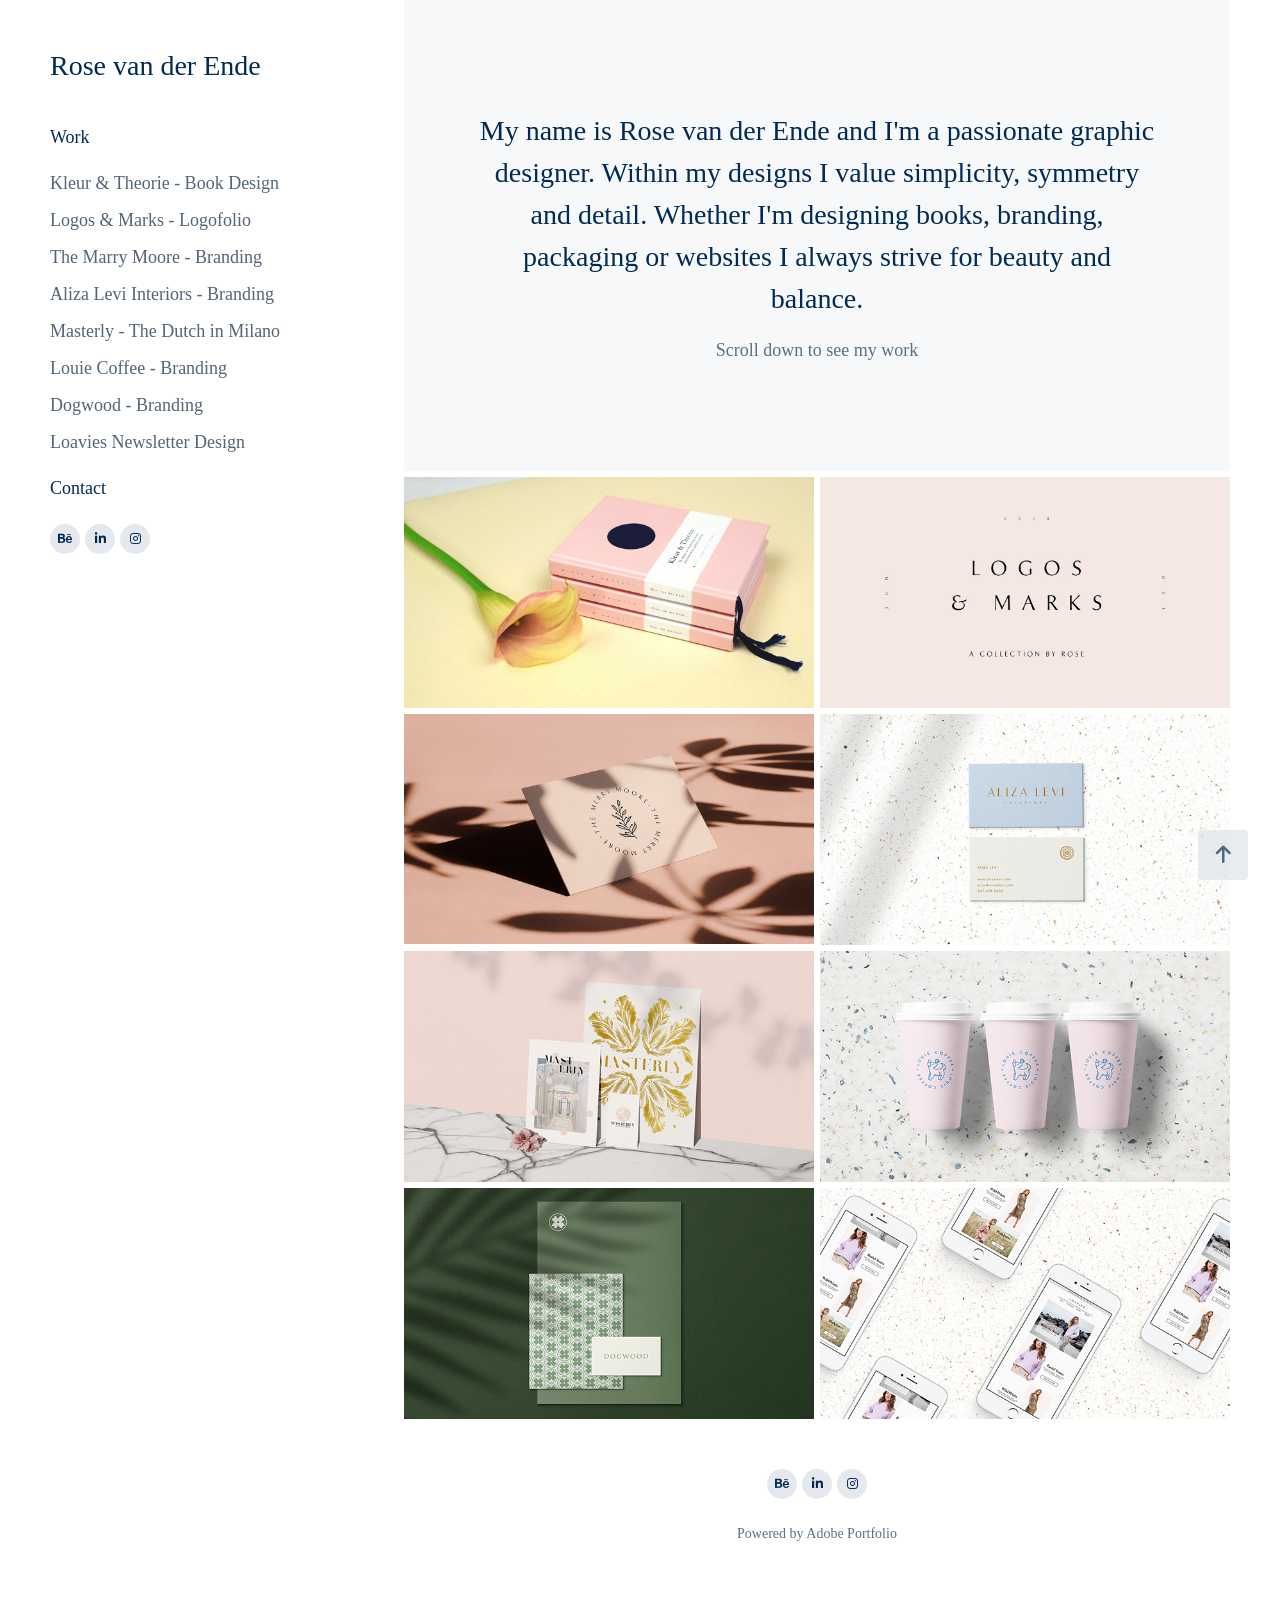
<file: index.html>
<!DOCTYPE html>
<html lang="en">
  <head>
    <meta charset="UTF-8" />
    <meta http-equiv="X-UA-Compatible" content="IE=edge" />
    <meta name="viewport" content="width=device-width, initial-scale=1.0" />
    <link rel="stylesheet" href="Css/work.css" />

    <!-- AWESOME CDN -->
    <link
      rel="stylesheet"
      href="https://cdnjs.cloudflare.com/ajax/libs/font-awesome/6.4.0/css/all.min.css"
      integrity="sha512-iecdLmaskl7CVkqkXNQ/ZH/XLlvWZOJyj7Yy7tcenmpD1ypASozpmT/E0iPtmFIB46ZmdtAc9eNBvH0H/ZpiBw=="
      crossorigin="anonymous"
      referrerpolicy="no-referrer"
    />

    <title>Work</title>
  </head>
  <body>
    <div class="container">
      <header class="menu-container">
        <div class="header">
          <p class="title">Rose van der Ende</p>
          <!-- <i class="fa-sharp fa-solid fa-bars fa-2xl" style="color: #012b55;"></i> -->
          <div class="hamburger">
            <span class="bar"></span><span class="bar-middle"></span
            ><span class="bar"></span>
          </div>
        </div>
        <div class="menu">
          <nav class="navbar">
            <ul class="nav-menu">
              <li class="nav-item-diff">
                <a href="#" class="nav-link-diff">Work</a>
              </li>
              <li class="nav-item">
                <a href="kleur-theorie-book-design.html" class="nav-link"
                  >Kleur & Theorie - Book Design</a
                >
              </li>
              <li class="nav-item">
                <a href="logos-marks-logofolio.html" class="nav-link"
                  >Logos & Marks - Logofolio</a
                >
              </li>
              <li class="nav-item">
                <a href="the-merry-moore-branding.html" class="nav-link"
                  >The Marry Moore - Branding</a
                >
              </li>
              <li class="nav-item">
                <a href="aliza-levi-interiors-branding.html" class="nav-link"
                  >Aliza Levi Interiors - Branding</a
                >
              </li>
              <li class="nav-item">
                <a href="masterly-the-dutch-in-milano.html" class="nav-link"
                  >Masterly - The Dutch in Milano</a
                >
              </li>
              <li class="nav-item">
                <a href="louie-coffee-branding.html" class="nav-link"
                  >Louie Coffee - Branding</a
                >
              </li>
              <li class="nav-item">
                <a href="dogwood-branding.html" class="nav-link"
                  >Dogwood - Branding</a
                >
              </li>
              <li class="nav-item">
                <a href="loavies-newsletter-design.html" class="nav-link"
                  >Loavies Newsletter Design</a
                >
              </li>
              <li class="nav-item-diff">
                <a href="contact.html" class="nav-link-diff">Contact</a>
              </li>
            </ul>
          </nav>

          <div class="menu-footer">
            <div class="social-menu">
              <a href="https://www.behance.net/rosemarijn">
                <i
                  class="fa-brands fa-behance fa-2xl"
                  style="color: #012b55"
                ></i>
              </a>
            </div>
            <div class="social-menu">
              <a href="http://linkedin.com/in/rose-van-der-ende/">
                <i
                  class="fa-brands fa-linkedin-in fa-2xl"
                  style="color: #012b55"
                ></i>
              </a>
            </div>
            <div class="social-menu">
              <a href="http://instagram.com/roseende">
                <i
                  class="fa-brands fa-instagram fa-2xl"
                  style="color: #012b55"
                ></i>
              </a>
            </div>
          </div>
          <div class="menu-footer-desktop">
            <div class="social-menu-desktop">
              <a href="https://www.behance.net/rosemarijn">
                <i
                  class="fa-brands fa-behance fa-lg"
                  style="color: #012b55"
                ></i>
              </a>
            </div>
            <div class="social-menu-desktop">
              <a href="http://linkedin.com/in/rose-van-der-ende/">
                <i
                  class="fa-brands fa-linkedin-in fa-lg"
                  style="color: #012b55"
                ></i>
              </a>
            </div>
            <div class="social-menu-desktop">
              <a href="http://instagram.com/roseende">
                <i
                  class="fa-brands fa-instagram fa-lg"
                  style="color: #012b55"
                ></i>
              </a>
            </div>
          </div>
        </div>
      </header>
      <div class="body-container">
        <div class="description">
          <p class="text">
            My name is Rose van der Ende and I'm a passionate graphic designer.
            Within my designs I value simplicity, symmetry and detail. Whether
            I'm designing books, branding, packaging or websites I always strive
            for beauty and balance.
          </p>
          <p class="scroll-down">Scroll down to see my work</p>
        </div>

        <!-- gallery section -->

        <div class="gallery">
          <div class="img-desktop-design">
            <div class="img">
              <img
                class="images"
                src="Images/kleuer-theorie-book-design/book-pink.jpg"
                alt="Kleur and Theorie"
              />
              <div class="img-cover">
                <div class="img-year">2018</div>
                <div class="img-text">Kleur & Theorie - Book Design</div>
              </div>
            </div>
            <div class="img">
              <img class="images" src="Images/work/logofolio.jpg" alt="logos" />
              <div class="img-cover">
                <div class="img-year">2018</div>
                <div class="img-text">Logos & Marks - Logofolio</div>
              </div>
            </div>
          </div>

          <div class="img-desktop-design">
            <div class="img left-col">
              <img
                class="images"
                src="Images/work/branding.jpg"
                alt="branding"
              />
              <div class="img-cover">
                <div class="img-year">2018</div>
                <div class="img-text">The Merry Moore - Branding</div>
              </div>
            </div>
            <div class="img right-col">
              <img class="images" src="Images/work/aliza.jpg" alt="aliza" />
              <div class="img-cover">
                <div class="img-year">2018</div>
                <div class="img-text">Aliza Levi Interiors - Branding</div>
              </div>
            </div>
          </div>

          <div class="img-desktop-design">
            <div class="img left-col">
              <img
                class="images"
                src="Images/work/masterly.jpg"
                alt="masterly"
              />
              <div class="img-cover">
                <div class="img-year">2018</div>
                <div class="img-text">Masterly - The Dutch in Milano</div>
              </div>
            </div>
            <div class="img right-col">
              <img
                class="images"
                src="Images/work/louie.jpg"
                alt="louie caffee"
              />
              <div class="img-cover">
                <div class="img-year">2018</div>
                <div class="img-text">Louie Coffee - Branding</div>
              </div>
            </div>
          </div>

          <div class="img-desktop-design">
            <div class="img left-col">
              <img class="images" src="Images/work/dogwood.jpg" alt="dogwood" />
              <div class="img-cover">
                <div class="img-year">2018</div>
                <div class="img-text">Dogwood - Branding</div>
              </div>
            </div>
            <div class="img right-col">
              <img
                class="images"
                src="Images/work/loavies.jpg"
                alt="loavies newsletter"
              />
              <div class="img-cover">
                <div class="img-year">2018</div>
                <div class="img-text">Loavies Newsletter Design</div>
              </div>
            </div>
          </div>
        </div>
        <div class="footer">
          <div class="footer-icons">
            <div class="social">
              <a href="https://www.behance.net/rosemarijn"
                ><i
                  class="fa-brands fa-behance fa-lg"
                  style="color: #012b55"
                ></i
              ></a>
            </div>
            <div class="social">
              <a href="http://linkedin.com/in/rose-van-der-ende/">
                <i
                  class="fa-brands fa-linkedin-in fa-lg"
                  style="color: #012b55"
                ></i>
              </a>
            </div>
            <div class="social">
              <a href="http://instagram.com/roseende">
                <i
                  class="fa-brands fa-instagram fa-lg"
                  style="color: #012b55"
                ></i>
              </a>
            </div>
          </div>
          <a class="copyright" href="http://portfolio.adobe.com/"
            >Powered by Adobe Portfolio</a
          >
        </div>
      </div>
    </div>
    <div class="top">
      <button onclick="topFunction()" id="myBtn" title="Go to top">
        <i
          class="fa-solid fa-arrow-up fa-bounce fa-2xl"
          style="color: #012b55"
        ></i>
      </button>
    </div>
    <script src="Scripts/scripts.js"></script>
  </body>
</html>
</file>
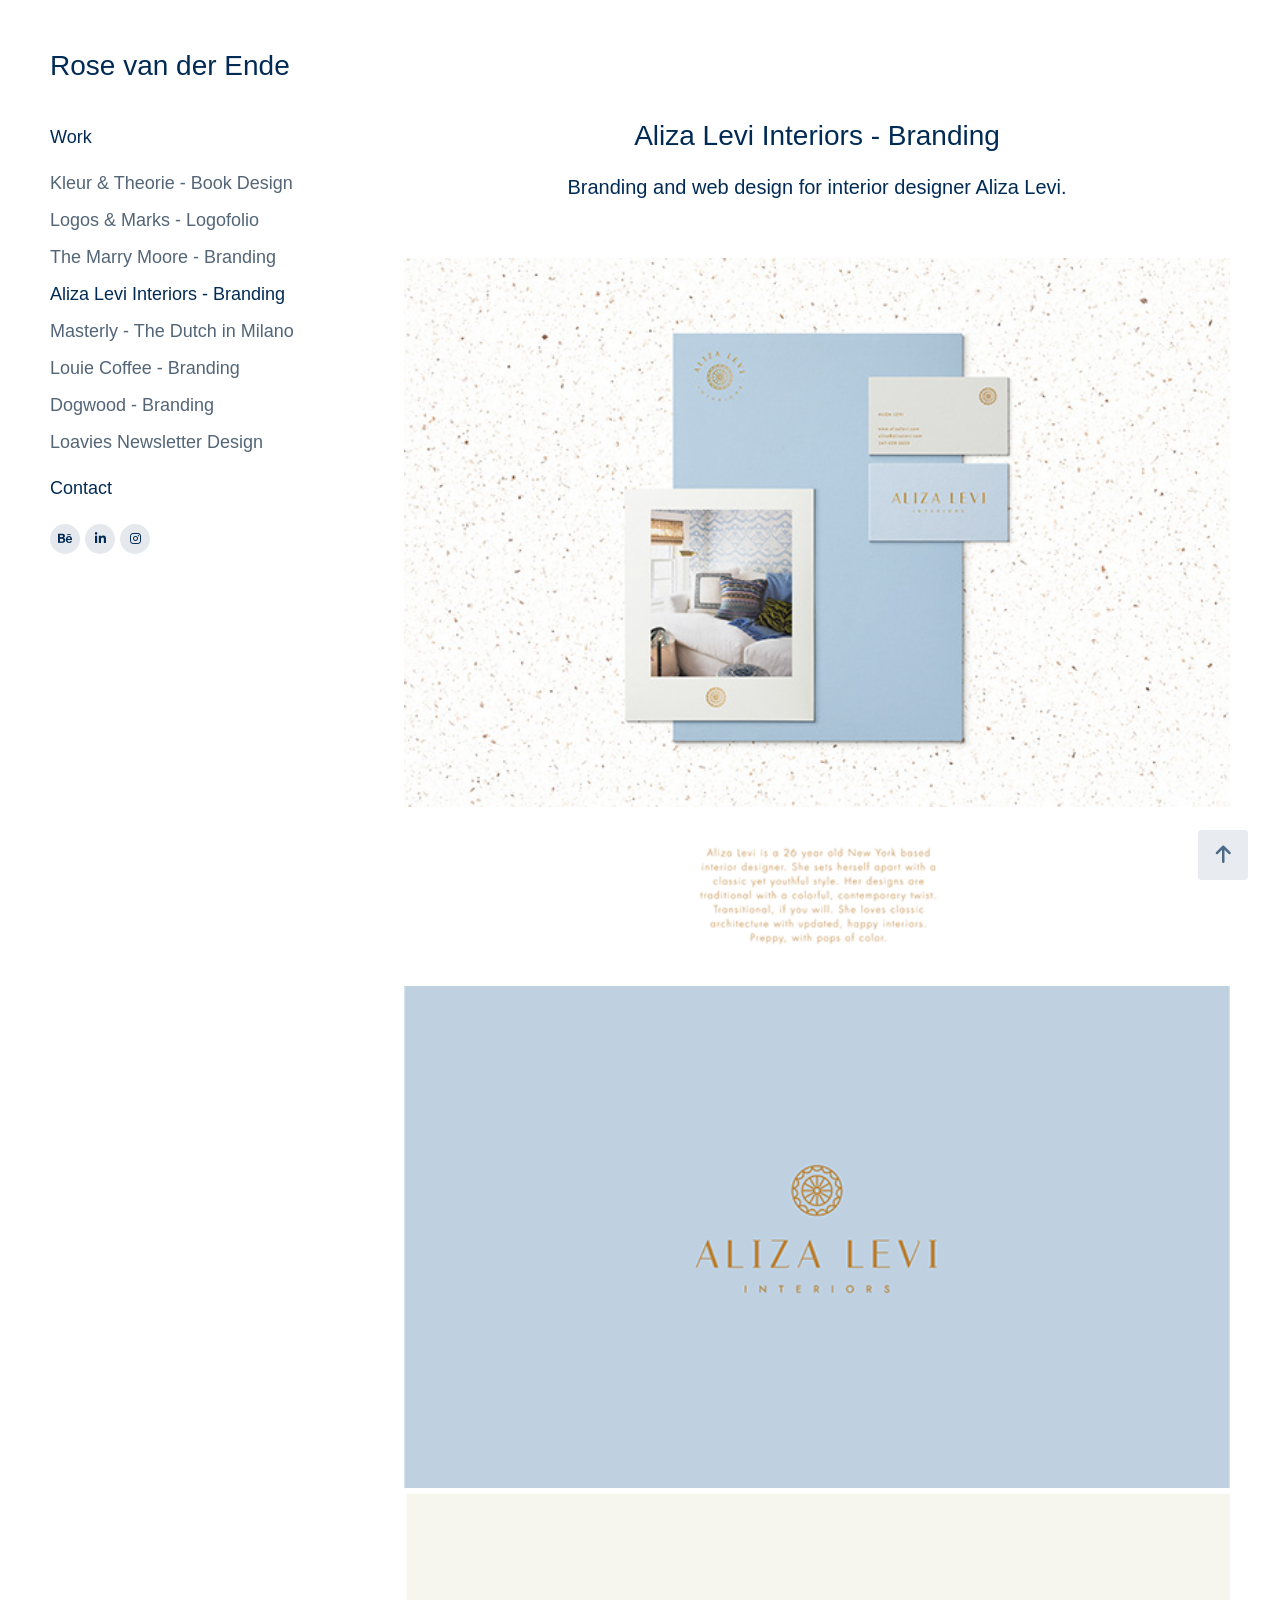
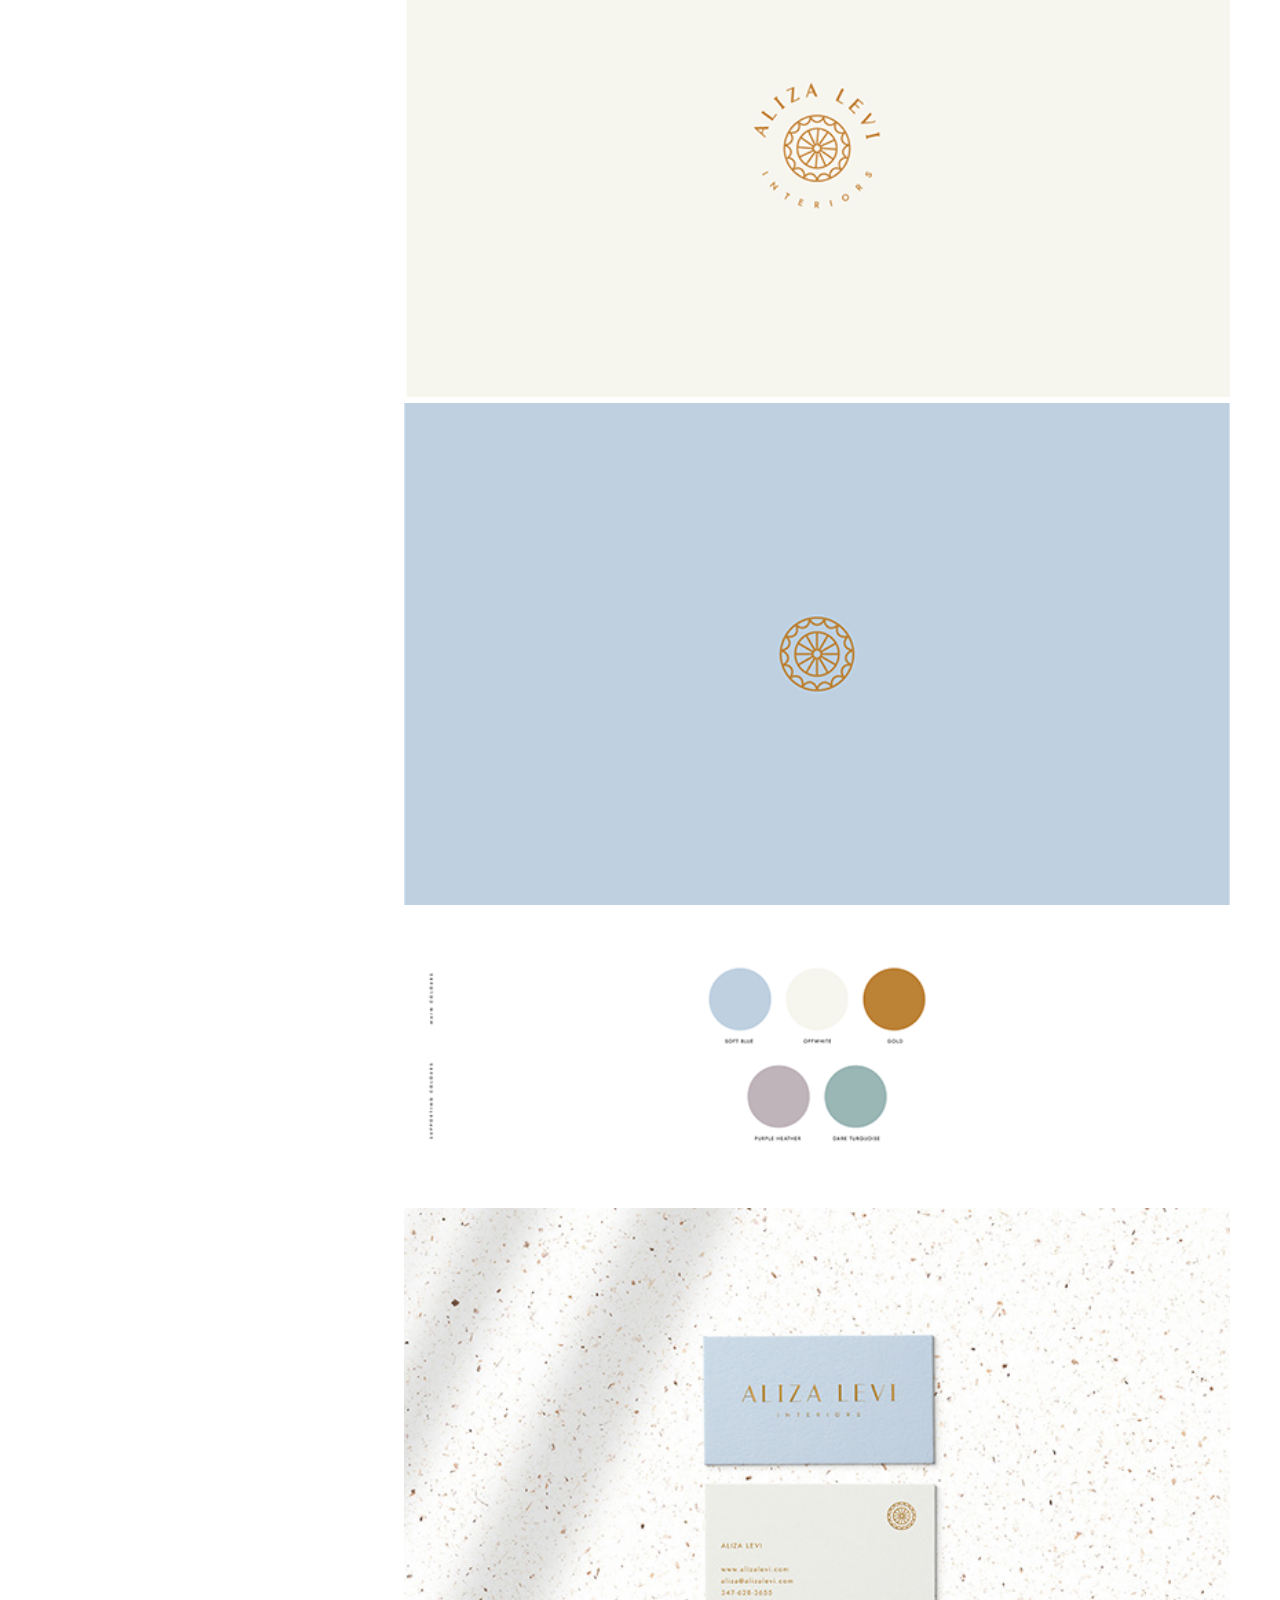
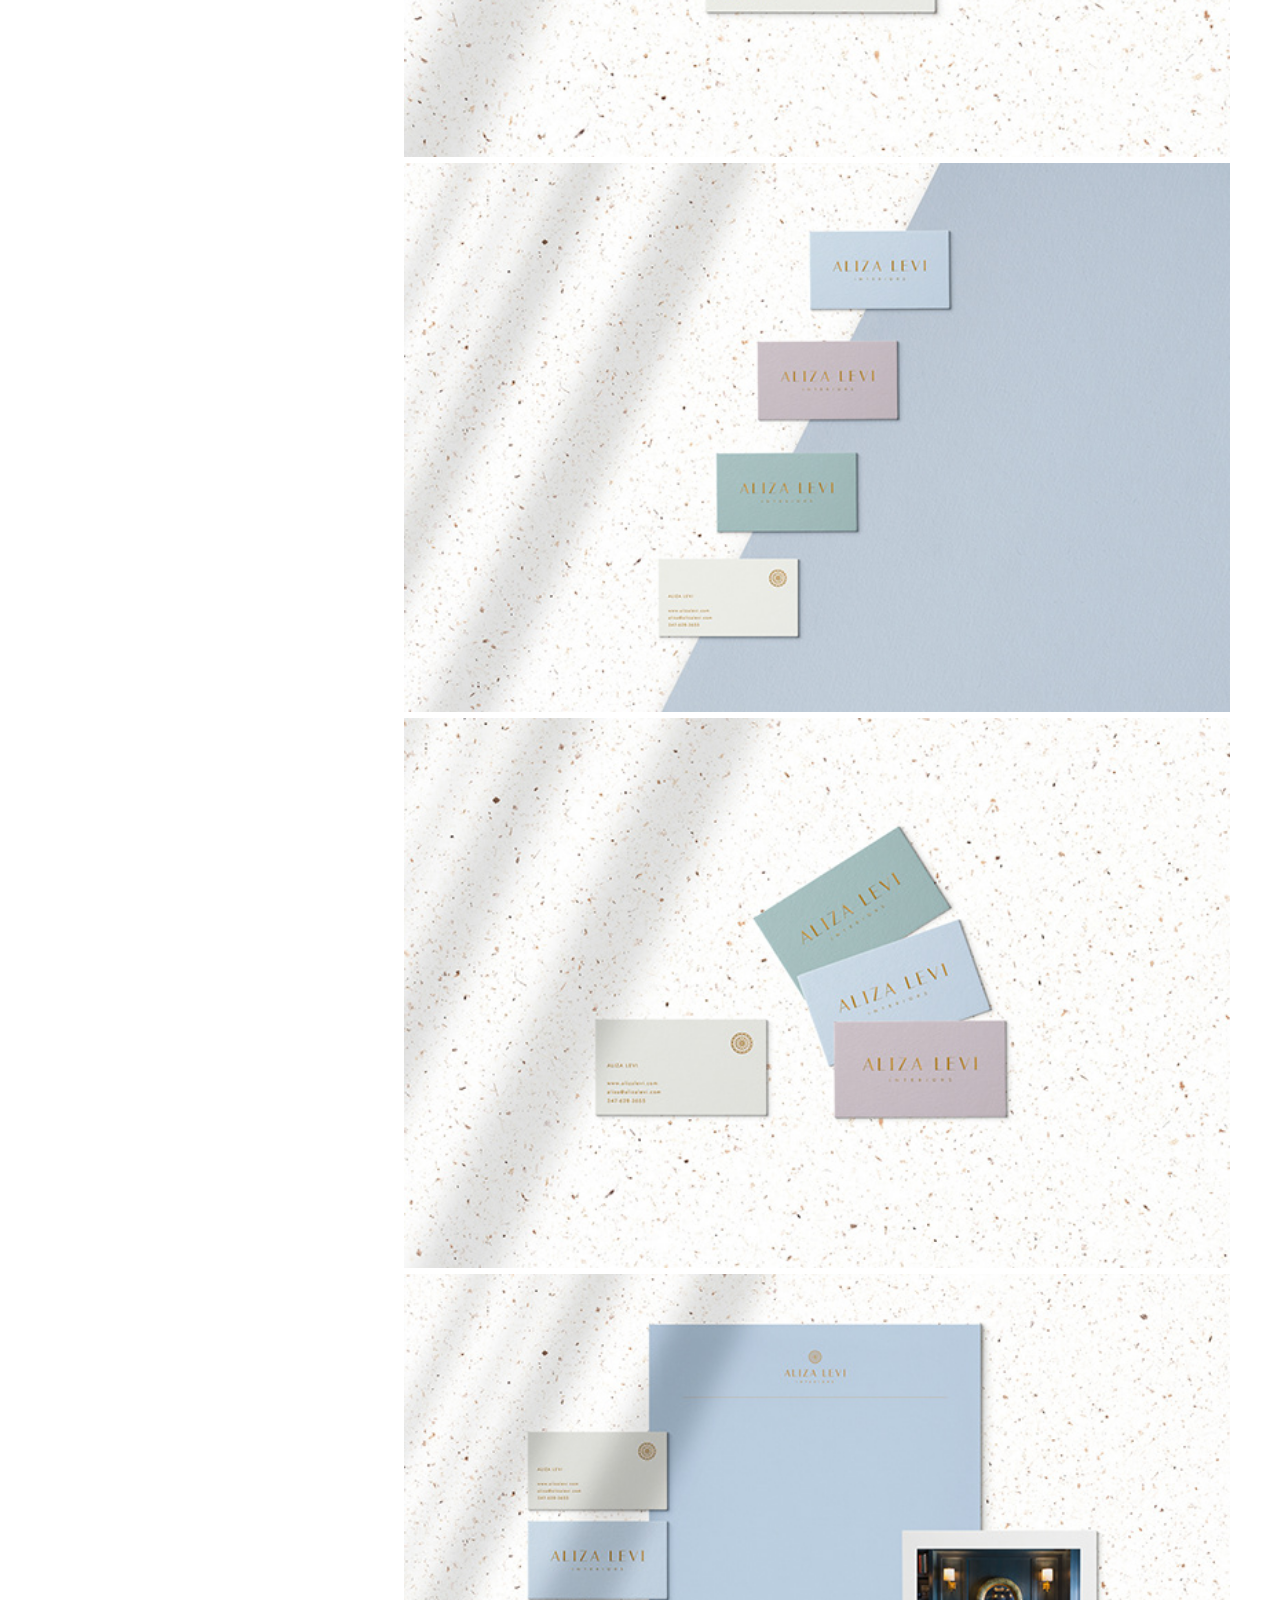
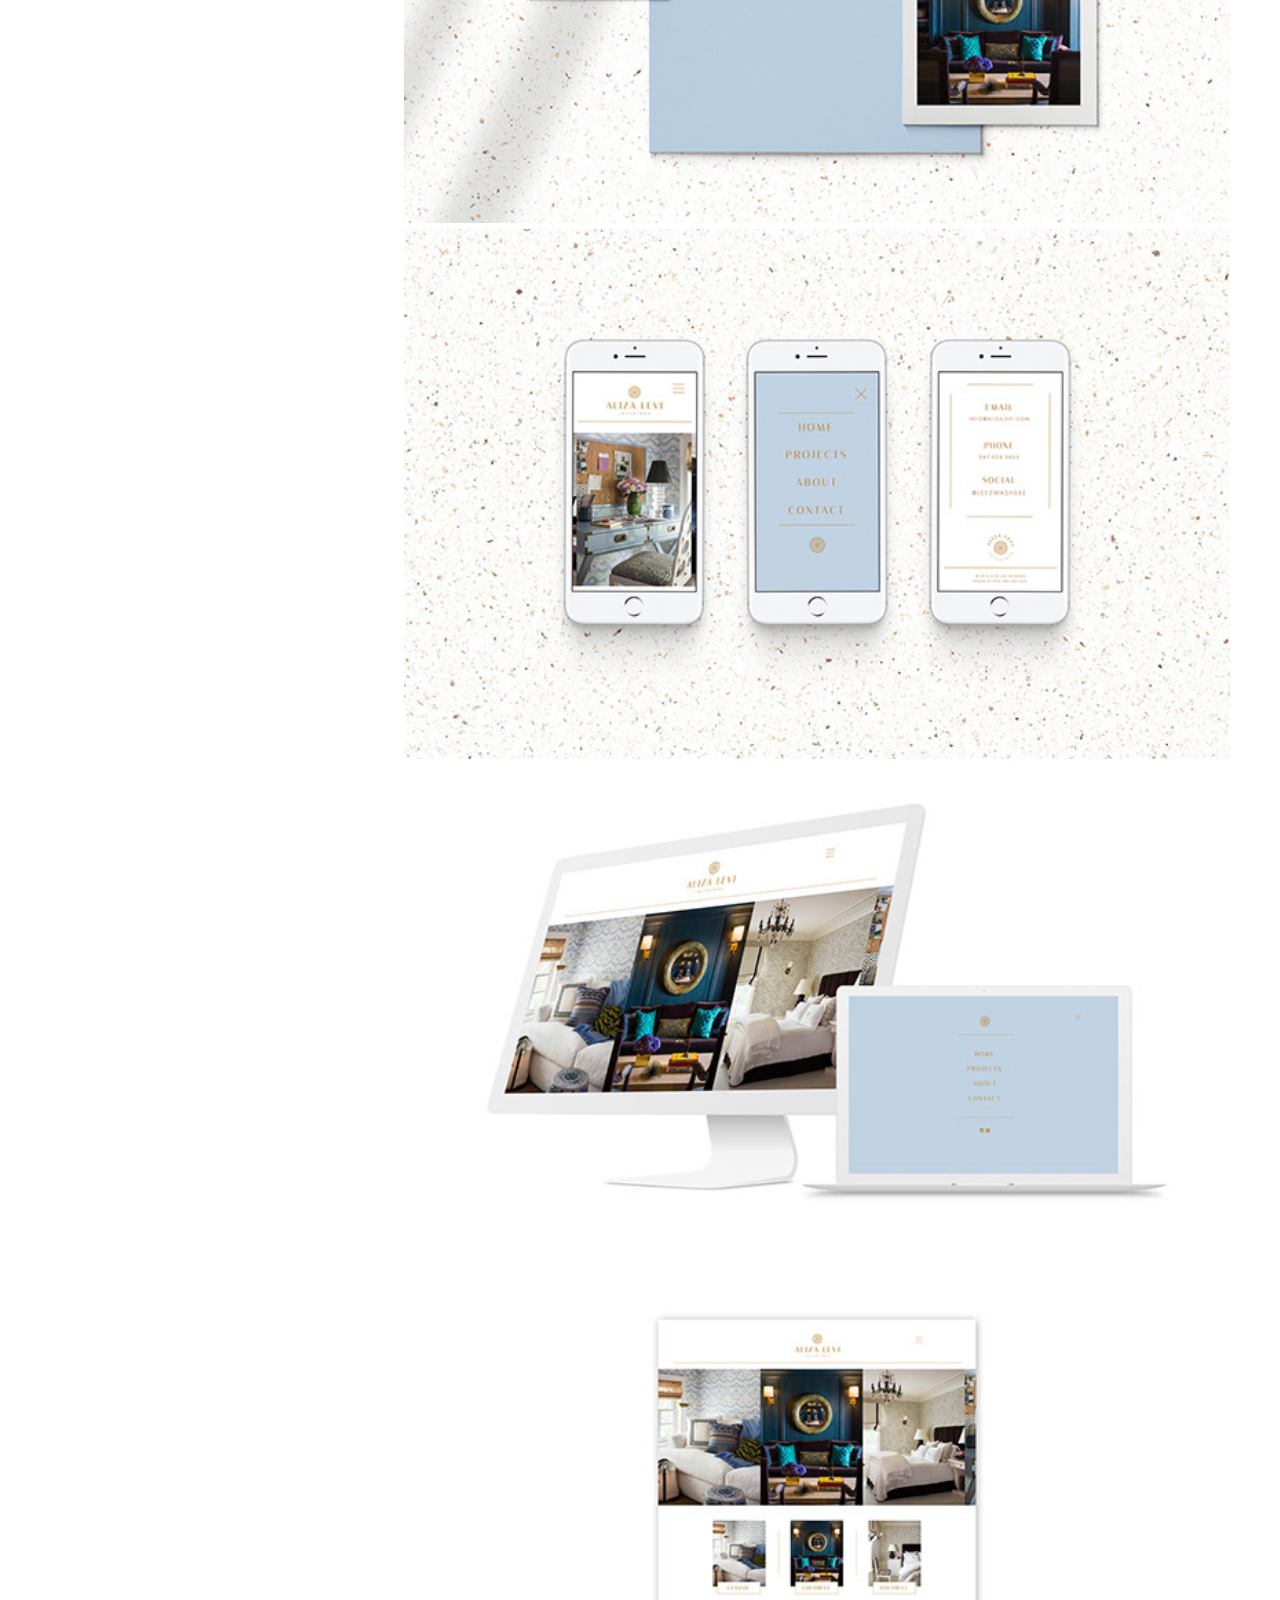
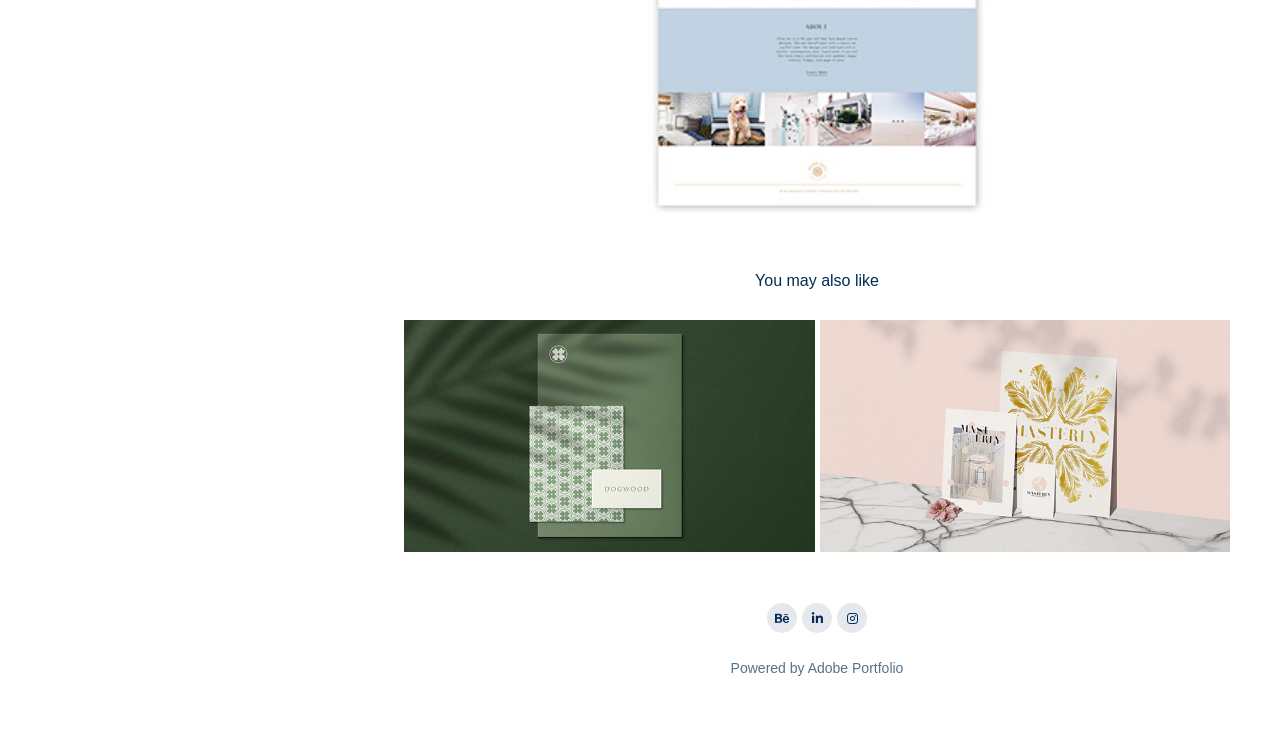
<file: aliza-levi-interiors-branding.html>
<!DOCTYPE html>
<html lang="en">
  <head>
    <meta charset="UTF-8" />
    <meta http-equiv="X-UA-Compatible" content="IE=edge" />
    <meta name="viewport" content="width=device-width, initial-scale=1.0" />
    <link rel="stylesheet" href="Css/aliza-levi-interiors-branding.css" />

    <!-- AWESOME CDN -->
    <link
      rel="stylesheet"
      href="https://cdnjs.cloudflare.com/ajax/libs/font-awesome/6.4.0/css/all.min.css"
      integrity="sha512-iecdLmaskl7CVkqkXNQ/ZH/XLlvWZOJyj7Yy7tcenmpD1ypASozpmT/E0iPtmFIB46ZmdtAc9eNBvH0H/ZpiBw=="
      crossorigin="anonymous"
      referrerpolicy="no-referrer"
    />

    <title>Aliza Levi Interiors - Branding</title>
  </head>
  <body>
    <div class="container">
      <header class="menu-container">
        <div class="header">
          <p class="title">Rose van der Ende</p>
          <!-- <i class="fa-sharp fa-solid fa-bars fa-2xl" style="color: #012b55;"></i> -->
          <div class="hamburger">
            <span class="bar"></span><span class="bar-middle"></span
            ><span class="bar"></span>
          </div>
        </div>
        <div class="menu">
          <nav class="navbar">
            <ul class="nav-menu">
              <li class="nav-item-diff">
                <a href="index.html" class="nav-link-diff">Work</a>
              </li>
              <li class="nav-item">
                <a href="kleur-theorie-book-design.html" class="nav-link"
                  >Kleur & Theorie - Book Design</a
                >
              </li>
              <li class="nav-item">
                <a href="logos-marks-logofolio.html" class="nav-link"
                  >Logos & Marks - Logofolio</a
                >
              </li>
              <li class="nav-item">
                <a href="the-merry-moore-branding.html" class="nav-link"
                  >The Marry Moore - Branding</a
                >
              </li>
              <li class="nav-item">
                <a href="#" class="nav-link active"
                  >Aliza Levi Interiors - Branding</a
                >
              </li>
              <li class="nav-item">
                <a href="masterly-the-dutch-in-milano.html" class="nav-link"
                  >Masterly - The Dutch in Milano</a
                >
              </li>
              <li class="nav-item">
                <a href="louie-coffee-branding.html" class="nav-link"
                  >Louie Coffee - Branding</a
                >
              </li>
              <li class="nav-item">
                <a href="dogwood-branding.html" class="nav-link"
                  >Dogwood - Branding</a
                >
              </li>
              <li class="nav-item">
                <a href="loavies-newsletter-design.html" class="nav-link"
                  >Loavies Newsletter Design</a
                >
              </li>
              <li class="nav-item-diff">
                <a href="contact.html" class="nav-link-diff">Contact</a>
              </li>
            </ul>
          </nav>
          <div class="menu-footer">
            <div class="social-menu">
              <a href="https://www.behance.net/rosemarijn">
                <i
                  class="fa-brands fa-behance fa-2xl"
                  style="color: #012b55"
                ></i>
              </a>
            </div>
            <div class="social-menu">
              <a href="http://linkedin.com/in/rose-van-der-ende/">
                <i
                  class="fa-brands fa-linkedin-in fa-2xl"
                  style="color: #012b55"
                ></i>
              </a>
            </div>
            <div class="social-menu">
              <a href="http://instagram.com/roseende">
                <i
                  class="fa-brands fa-instagram fa-2xl"
                  style="color: #012b55"
                ></i>
              </a>
            </div>
          </div>
          <div class="menu-footer-desktop">
            <div class="social-menu-desktop">
              <a href="https://www.behance.net/rosemarijn">
                <i
                  class="fa-brands fa-behance fa-lg"
                  style="color: #012b55"
                ></i>
              </a>
            </div>
            <div class="social-menu-desktop">
              <a href="http://linkedin.com/in/rose-van-der-ende/">
                <i
                  class="fa-brands fa-linkedin-in fa-lg"
                  style="color: #012b55"
                ></i>
              </a>
            </div>
            <div class="social-menu-desktop">
              <a href="http://instagram.com/roseende">
                <i
                  class="fa-brands fa-instagram fa-lg"
                  style="color: #012b55"
                ></i>
              </a>
            </div>
          </div>
        </div>
      </header>
      <div class="body-container">
        <div class="description">
          <p class="text-title">Aliza Levi Interiors - Branding</p>
          <p class="text">
            Branding and web design for interior designer Aliza Levi.
          </p>
        </div>
        <div class="gallery">
          <div class="img">
            <img
              class="images"
              src="Images/aliza-levi-interiors-branding/img1.jpg"
            />
          </div>
          <div class="img">
            <img
              class="images"
              src="Images/aliza-levi-interiors-branding/img2.png"
            />
          </div>
          <div class="img">
            <img
              class="images"
              src="Images/aliza-levi-interiors-branding/img3.png"
            />
          </div>
          <div class="img">
            <img
              class="images"
              src="Images/aliza-levi-interiors-branding/img4.png"
            />
          </div>
          <div class="img">
            <img
              class="images"
              src="Images/aliza-levi-interiors-branding/img5.png"
            />
          </div>
          <div class="img">
            <img
              class="images"
              src="Images/aliza-levi-interiors-branding/img6.png"
            />
          </div>
          <div class="img">
            <img
              class="images"
              src="Images/aliza-levi-interiors-branding/img7.jpg"
            />
          </div>
          <div class="img">
            <img
              class="images"
              src="Images/aliza-levi-interiors-branding/img8.jpg"
            />
          </div>
          <div class="img">
            <img
              class="images"
              src="Images/aliza-levi-interiors-branding/img9.jpg"
            />
          </div>
          <div class="img">
            <img
              class="images"
              src="Images/aliza-levi-interiors-branding/img10.jpg"
            />
          </div>
          <div class="img">
            <img
              class="images"
              src="Images/aliza-levi-interiors-branding/img11.jpg"
            />
          </div>
          <div class="img">
            <img
              class="images"
              src="Images/aliza-levi-interiors-branding/img12.jpg"
            />
          </div>
          <div class="img">
            <img
              class="images"
              src="Images/aliza-levi-interiors-branding/img13.jpg"
            />
          </div>

          <div class="relative-products">You may also like</div>
          <div class="img-relative">
            <div class="img">
              <img class="images" src="Images/work/dogwood.jpg" alt="Dogwood" />
              <div class="img-cover">
                <div class="img-year">2018</div>
                <div class="img-text">Dogwood - Branding</div>
              </div>
            </div>
            <div class="img-relative-desktop">
              <img
                class="images"
                src="Images/work/masterly.jpg"
                alt="masterly"
              />
              <div class="img-cover">
                <div class="img-year">2018</div>
                <div class="img-text">Masterly - The Dutch in Milano</div>
              </div>
            </div>
          </div>
        </div>

        <div class="footer">
          <div class="footer-icons">
            <div class="social">
              <a href="https://www.behance.net/rosemarijn"
                ><i
                  class="fa-brands fa-behance fa-lg"
                  style="color: #012b55"
                ></i
              ></a>
            </div>
            <div class="social">
              <a href="http://linkedin.com/in/rose-van-der-ende/">
                <i
                  class="fa-brands fa-linkedin-in fa-lg"
                  style="color: #012b55"
                ></i>
              </a>
            </div>
            <div class="social">
              <a href="http://instagram.com/roseende">
                <i
                  class="fa-brands fa-instagram fa-lg"
                  style="color: #012b55"
                ></i>
              </a>
            </div>
          </div>
          <a class="copyright" href="http://portfolio.adobe.com/"
            >Powered by Adobe Portfolio</a
          >
        </div>
      </div>
    </div>
    <div class="top">
      <button onclick="topFunction()" id="myBtn" title="Go to top">
        <i
          class="fa-solid fa-arrow-up fa-bounce fa-2xl"
          style="color: #012b55"
        ></i>
      </button>
    </div>
    <script src="Scripts/scripts.js"></script>
  </body>
</html>
</file>
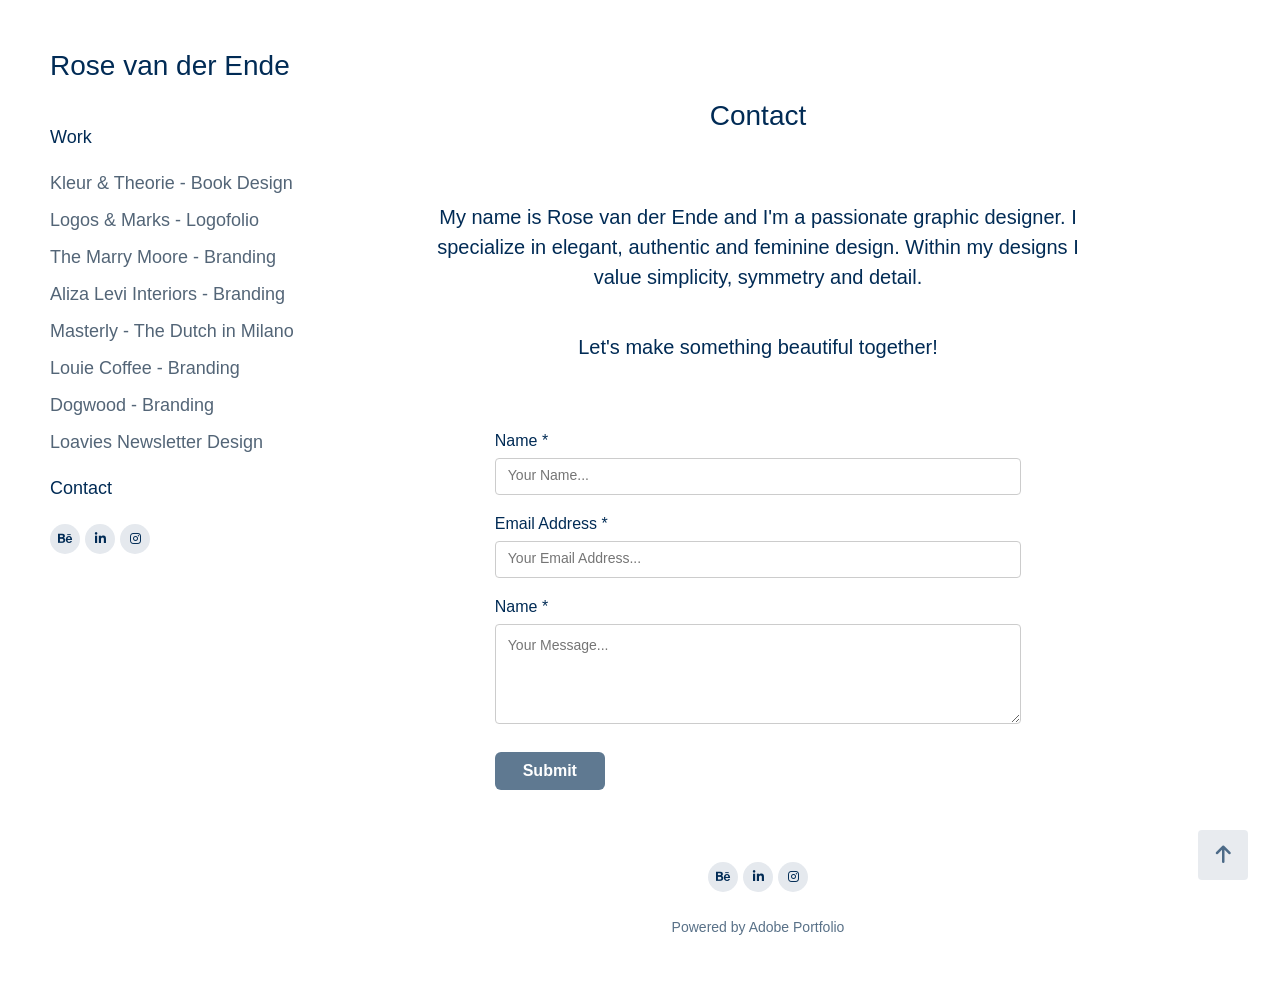
<file: contact.html>
<!DOCTYPE html>
<html lang="en">
  <head>
    <meta charset="UTF-8" />
    <meta http-equiv="X-UA-Compatible" content="IE=edge" />
    <meta name="viewport" content="width=device-width, initial-scale=1.0" />
    <link rel="stylesheet" href="Css/contact.css" />

    <!-- AWESOME CDN -->
    <link
      rel="stylesheet"
      href="https://cdnjs.cloudflare.com/ajax/libs/font-awesome/6.4.0/css/all.min.css"
      integrity="sha512-iecdLmaskl7CVkqkXNQ/ZH/XLlvWZOJyj7Yy7tcenmpD1ypASozpmT/E0iPtmFIB46ZmdtAc9eNBvH0H/ZpiBw=="
      crossorigin="anonymous"
      referrerpolicy="no-referrer"
    />

    <title>Contact</title>
  </head>
  <body>
    <div class="container">
      <header class="menu-container">
        <div class="header">
          <p class="title">Rose van der Ende</p>
          <!-- <i class="fa-sharp fa-solid fa-bars fa-2xl" style="color: #012b55;"></i> -->
          <div class="hamburger">
            <span class="bar"></span><span class="bar-middle"></span
            ><span class="bar"></span>
          </div>
        </div>
        <div class="menu">
          <nav class="navbar">
            <ul class="nav-menu">
              <li class="nav-item-diff">
                <a href="index.html" class="nav-link-diff">Work</a>
              </li>
              <li class="nav-item">
                <a href="kleur-theorie-book-design.html" class="nav-link"
                  >Kleur & Theorie - Book Design</a
                >
              </li>
              <li class="nav-item">
                <a href="logos-marks-logofolio.html" class="nav-link"
                  >Logos & Marks - Logofolio</a
                >
              </li>
              <li class="nav-item">
                <a href="the-merry-moore-branding.html" class="nav-link"
                  >The Marry Moore - Branding</a
                >
              </li>
              <li class="nav-item">
                <a href="aliza-levi-interiors-branding.html" class="nav-link"
                  >Aliza Levi Interiors - Branding</a
                >
              </li>
              <li class="nav-item">
                <a href="masterly-the-dutch-in-milano.html" class="nav-link"
                  >Masterly - The Dutch in Milano</a
                >
              </li>
              <li class="nav-item">
                <a href="louie-coffee-branding.html" class="nav-link"
                  >Louie Coffee - Branding</a
                >
              </li>
              <li class="nav-item">
                <a href="dogwood-branding.html" class="nav-link"
                  >Dogwood - Branding</a
                >
              </li>
              <li class="nav-item">
                <a href="loavies-newsletter-design.html" class="nav-link"
                  >Loavies Newsletter Design</a
                >
              </li>
              <li class="nav-item-diff">
                <a href="#" class="nav-link-diff">Contact</a>
              </li>
            </ul>
          </nav>
          <div class="menu-footer">
            <div class="social-menu">
              <a href="https://www.behance.net/rosemarijn">
                <i
                  class="fa-brands fa-behance fa-2xl"
                  style="color: #012b55"
                ></i>
              </a>
            </div>
            <div class="social-menu">
              <a href="http://linkedin.com/in/rose-van-der-ende/">
                <i
                  class="fa-brands fa-linkedin-in fa-2xl"
                  style="color: #012b55"
                ></i>
              </a>
            </div>
            <div class="social-menu">
              <a href="http://instagram.com/roseende">
                <i
                  class="fa-brands fa-instagram fa-2xl"
                  style="color: #012b55"
                ></i>
              </a>
            </div>
          </div>
          <div class="menu-footer-desktop">
            <div class="social-menu-desktop">
              <a href="https://www.behance.net/rosemarijn">
                <i
                  class="fa-brands fa-behance fa-lg"
                  style="color: #012b55"
                ></i>
              </a>
            </div>
            <div class="social-menu-desktop">
              <a href="http://linkedin.com/in/rose-van-der-ende/">
                <i
                  class="fa-brands fa-linkedin-in fa-lg"
                  style="color: #012b55"
                ></i>
              </a>
            </div>
            <div class="social-menu-desktop">
              <a href="http://instagram.com/roseende">
                <i
                  class="fa-brands fa-instagram fa-lg"
                  style="color: #012b55"
                ></i>
              </a>
            </div>
          </div>
        </div>
      </header>
      <div class="body-container">
        <div class="description">
          <p class="text-title">Contact</p>
          <p class="text">
            My name is Rose van der Ende and I'm a passionate graphic designer.
            I specialize in elegant, authentic and feminine design. Within my
            designs I value simplicity, symmetry and detail.
          </p>
          <p class="text">Let's make something beautiful together!</p>
        </div>
        <div class="form-container">
          <form class="form">
            <label for="name" class="name">Name *</label>
            <input type="text" id="name" placeholder="Your Name..." required />

            <label for="email" class="email">Email Address *</label>
            <input
              type="email"
              id="email"
              placeholder="Your Email Address..."
              required
            />

            <label for="message" class="message">Name *</label>
            <textarea
              id="subject"
              name="subject"
              placeholder="Your Message..."
              required
            ></textarea>
            <input type="submit" value="Submit" />
          </form>
        </div>

        <div class="footer">
          <div class="footer-icons">
            <div class="social">
              <a href="https://www.behance.net/rosemarijn"
                ><i
                  class="fa-brands fa-behance fa-lg"
                  style="color: #012b55"
                ></i
              ></a>
            </div>
            <div class="social">
              <a href="http://linkedin.com/in/rose-van-der-ende/">
                <i
                  class="fa-brands fa-linkedin-in fa-lg"
                  style="color: #012b55"
                ></i>
              </a>
            </div>
            <div class="social">
              <a href="http://instagram.com/roseende">
                <i
                  class="fa-brands fa-instagram fa-lg"
                  style="color: #012b55"
                ></i>
              </a>
            </div>
          </div>
          <a class="copyright" href="http://portfolio.adobe.com/"
            >Powered by Adobe Portfolio</a
          >
        </div>
      </div>
    </div>
    <div class="top">
      <button onclick="topFunction()" id="myBtn" title="Go to top">
        <i
          class="fa-solid fa-arrow-up fa-bounce fa-2xl"
          style="color: #012b55"
        ></i>
      </button>
    </div>
    <script src="Scripts/contact.js"></script>
  </body>
</html>
</file>
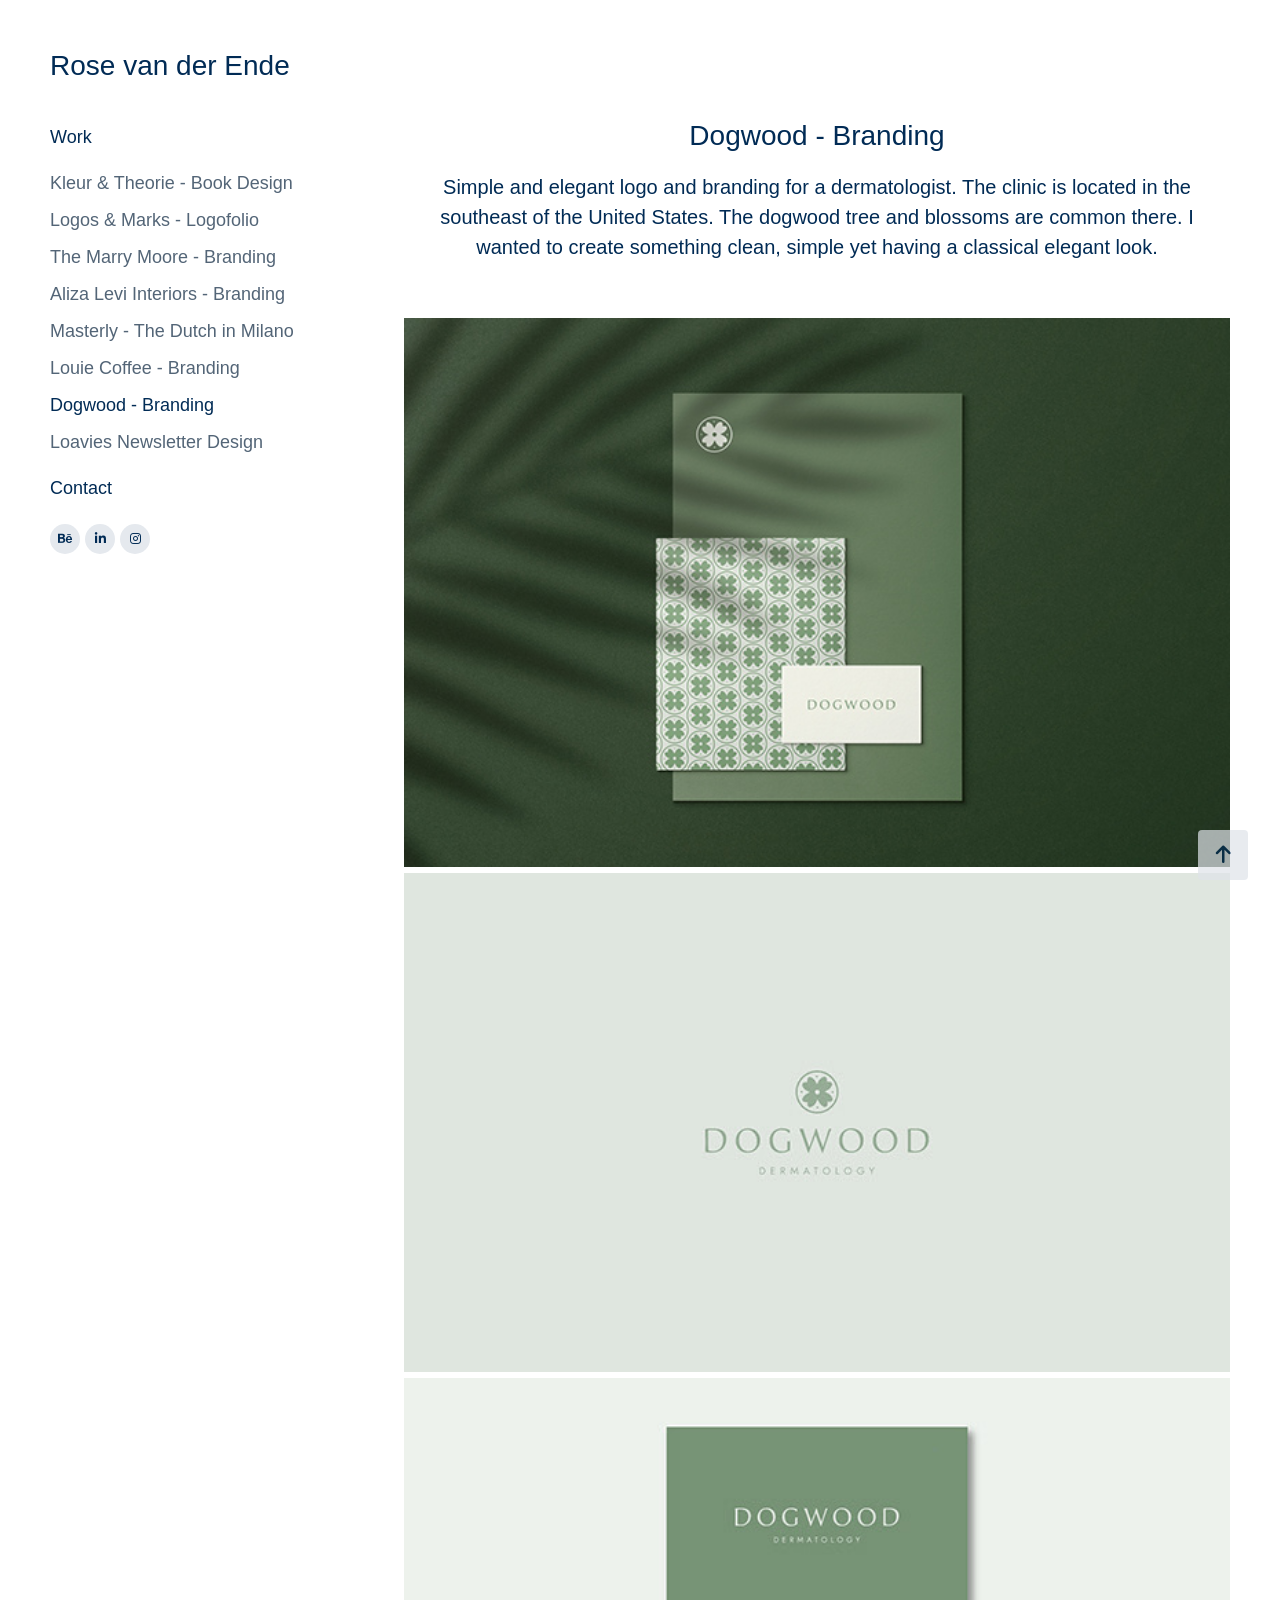
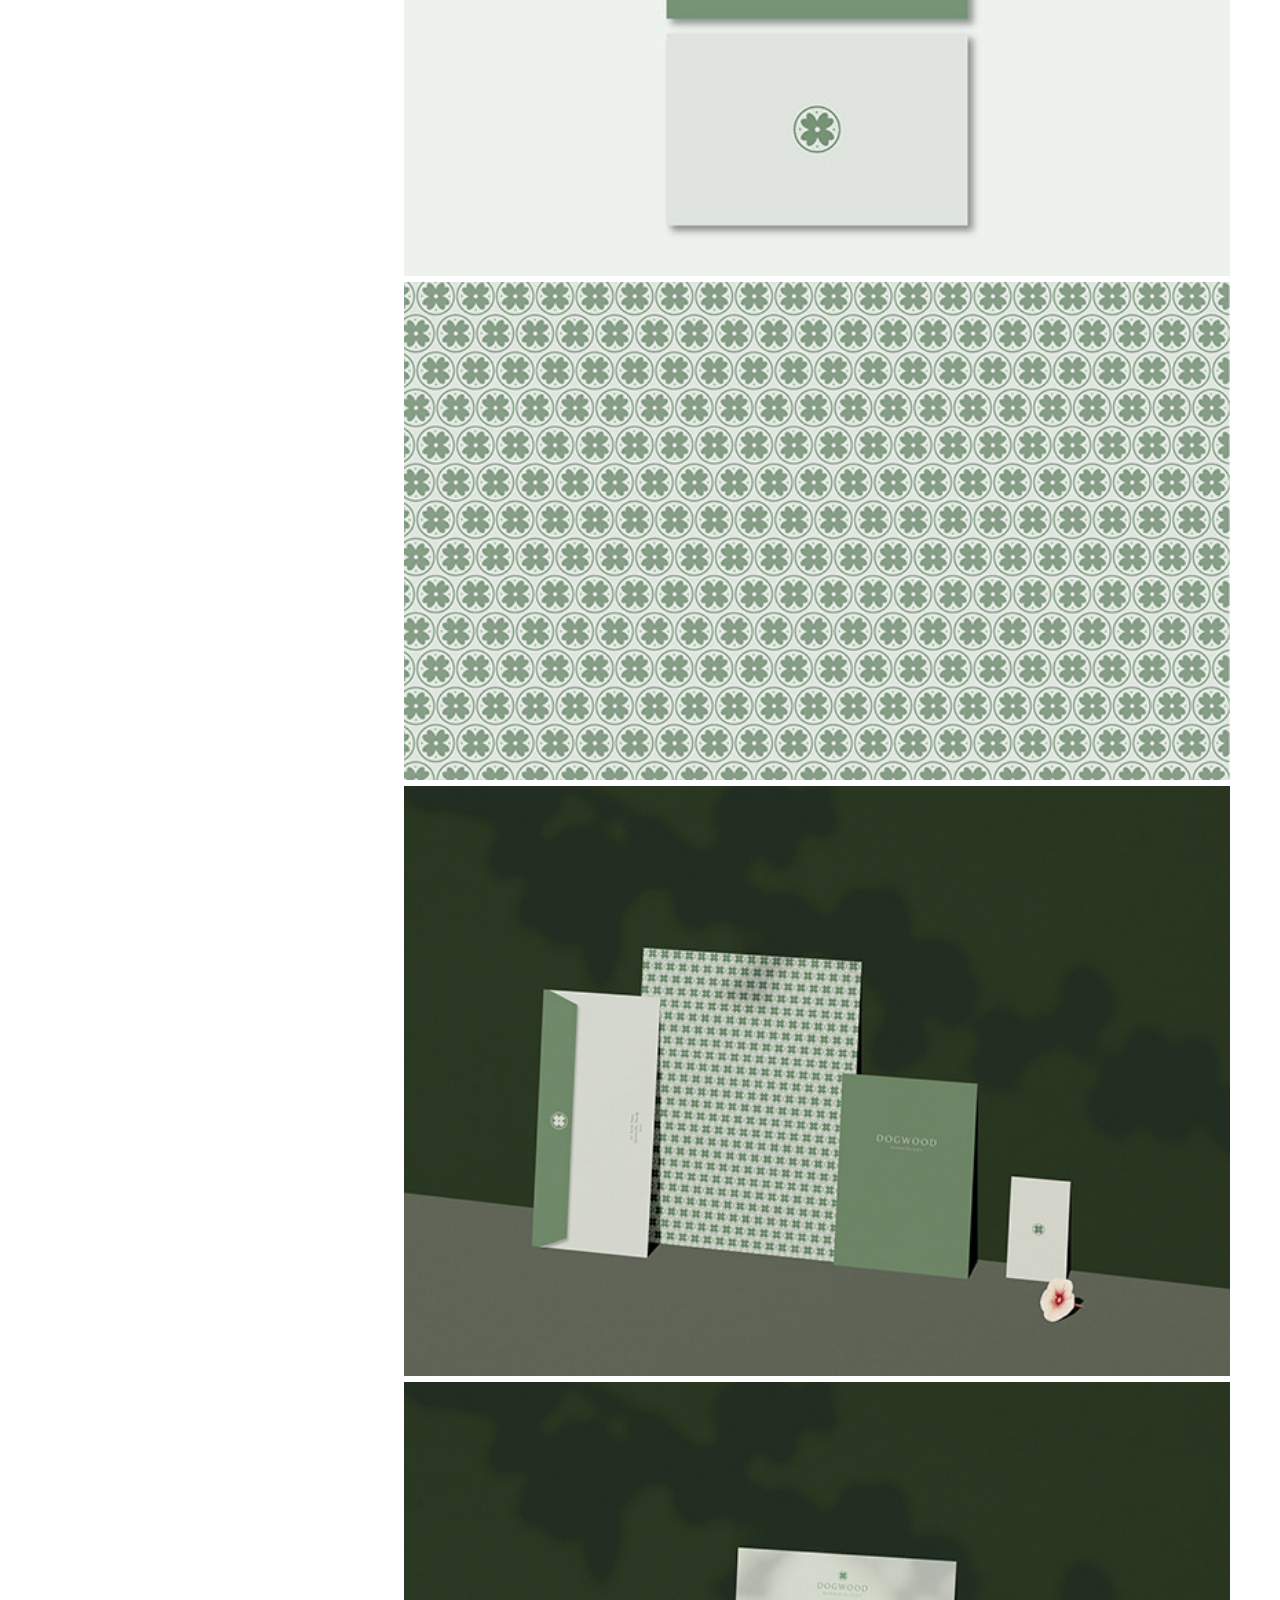
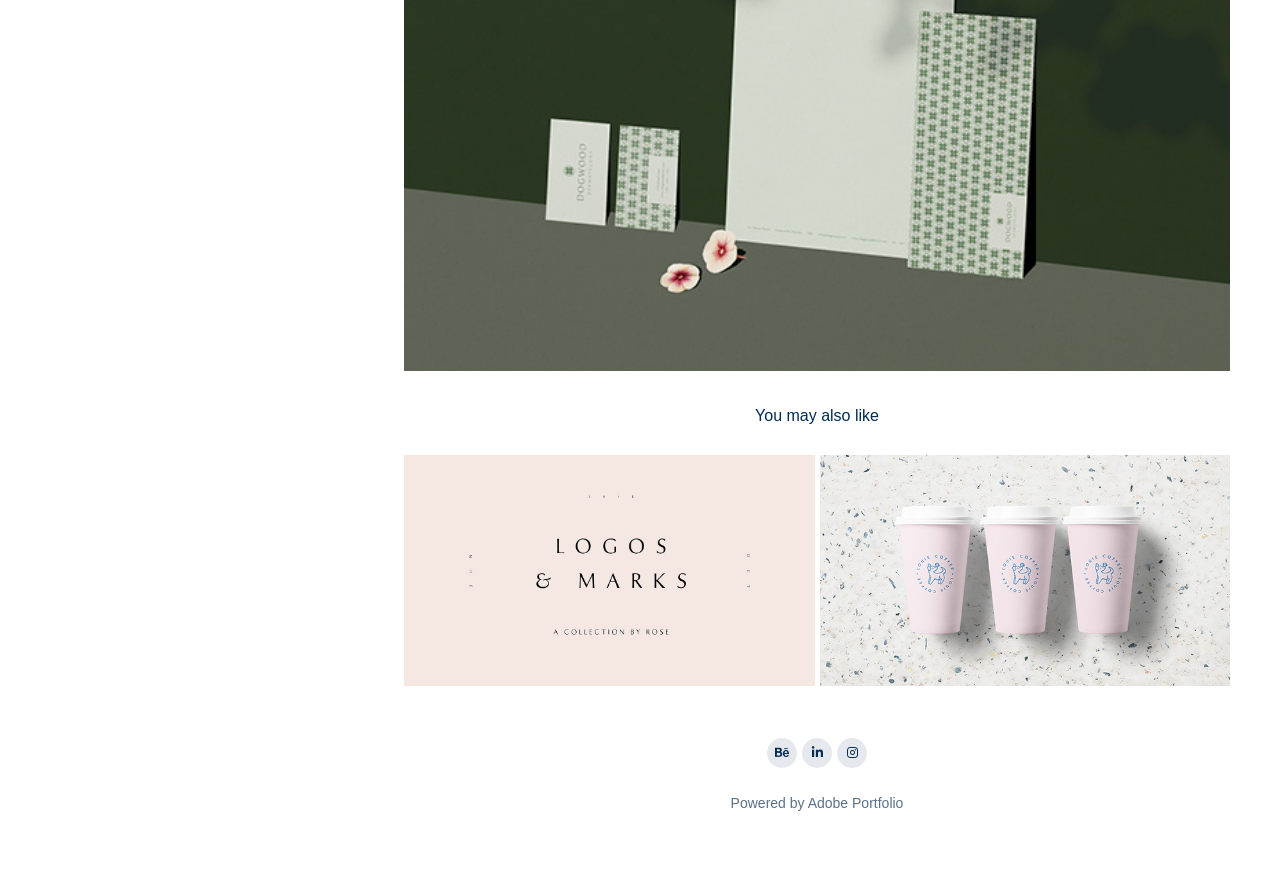
<file: dogwood-branding.html>
<!DOCTYPE html>
<html lang="en">
  <head>
    <meta charset="UTF-8" />
    <meta http-equiv="X-UA-Compatible" content="IE=edge" />
    <meta name="viewport" content="width=device-width, initial-scale=1.0" />
    <link rel="stylesheet" href="Css/dogwood-branding.css" />

    <!-- AWESOME CDN -->
    <link
      rel="stylesheet"
      href="https://cdnjs.cloudflare.com/ajax/libs/font-awesome/6.4.0/css/all.min.css"
      integrity="sha512-iecdLmaskl7CVkqkXNQ/ZH/XLlvWZOJyj7Yy7tcenmpD1ypASozpmT/E0iPtmFIB46ZmdtAc9eNBvH0H/ZpiBw=="
      crossorigin="anonymous"
      referrerpolicy="no-referrer"
    />

    <title>Dogwood - Branding</title>
  </head>
  <body>
    <div class="container">
      <header class="menu-container">
        <div class="header">
          <p class="title">Rose van der Ende</p>
          <!-- <i class="fa-sharp fa-solid fa-bars fa-2xl" style="color: #012b55;"></i> -->
          <div class="hamburger">
            <span class="bar"></span><span class="bar-middle"></span
            ><span class="bar"></span>
          </div>
        </div>
        <div class="menu">
          <nav class="navbar">
            <ul class="nav-menu">
              <li class="nav-item-diff">
                <a href="index.html" class="nav-link-diff">Work</a>
              </li>
              <li class="nav-item">
                <a href="kleur-theorie-book-design.html" class="nav-link"
                  >Kleur & Theorie - Book Design</a
                >
              </li>
              <li class="nav-item">
                <a href="logos-marks-logofolio.html" class="nav-link"
                  >Logos & Marks - Logofolio</a
                >
              </li>
              <li class="nav-item">
                <a href="the-merry-moore-branding.html" class="nav-link"
                  >The Marry Moore - Branding</a
                >
              </li>
              <li class="nav-item">
                <a href="aliza-levi-interiors-branding.html" class="nav-link"
                  >Aliza Levi Interiors - Branding</a
                >
              </li>
              <li class="nav-item">
                <a href="masterly-the-dutch-in-milano.html" class="nav-link"
                  >Masterly - The Dutch in Milano</a
                >
              </li>
              <li class="nav-item">
                <a href="louie-coffee-branding.html" class="nav-link"
                  >Louie Coffee - Branding</a
                >
              </li>
              <li class="nav-item">
                <a href="#" class="nav-link active">Dogwood - Branding</a>
              </li>
              <li class="nav-item">
                <a href="loavies-newsletter-design.html" class="nav-link"
                  >Loavies Newsletter Design</a
                >
              </li>
              <li class="nav-item-diff">
                <a href="contact.html" class="nav-link-diff">Contact</a>
              </li>
            </ul>
          </nav>
          <div class="menu-footer">
            <div class="social-menu">
              <a href="https://www.behance.net/rosemarijn">
                <i
                  class="fa-brands fa-behance fa-2xl"
                  style="color: #012b55"
                ></i>
              </a>
            </div>
            <div class="social-menu">
              <a href="http://linkedin.com/in/rose-van-der-ende/">
                <i
                  class="fa-brands fa-linkedin-in fa-2xl"
                  style="color: #012b55"
                ></i>
              </a>
            </div>
            <div class="social-menu">
              <a href="http://instagram.com/roseende">
                <i
                  class="fa-brands fa-instagram fa-2xl"
                  style="color: #012b55"
                ></i>
              </a>
            </div>
          </div>
          <div class="menu-footer-desktop">
            <div class="social-menu-desktop">
              <a href="https://www.behance.net/rosemarijn">
                <i
                  class="fa-brands fa-behance fa-lg"
                  style="color: #012b55"
                ></i>
              </a>
            </div>
            <div class="social-menu-desktop">
              <a href="http://linkedin.com/in/rose-van-der-ende/">
                <i
                  class="fa-brands fa-linkedin-in fa-lg"
                  style="color: #012b55"
                ></i>
              </a>
            </div>
            <div class="social-menu-desktop">
              <a href="http://instagram.com/roseende">
                <i
                  class="fa-brands fa-instagram fa-lg"
                  style="color: #012b55"
                ></i>
              </a>
            </div>
          </div>
        </div>
      </header>
      <div class="body-container">
        <div class="description">
          <p class="text-title">Dogwood - Branding</p>
          <p class="text">
            Simple and elegant logo and branding for a dermatologist. The clinic
            is located in the southeast of the United States. The dogwood tree
            and blossoms are common there. I wanted to create something clean,
            simple yet having a classical elegant look.
          </p>
        </div>
        <div class="gallery">
          <div class="img">
            <img class="images" src="Images/dogwood-branding/img1.jpg" />
          </div>
          <div class="img">
            <img class="images" src="Images/dogwood-branding/img2.jpg" />
          </div>
          <div class="img">
            <img class="images" src="Images/dogwood-branding/img3.jpg" />
          </div>
          <div class="img">
            <img class="images" src="Images/dogwood-branding/img4.jpg" />
          </div>
          <div class="img">
            <img class="images" src="Images/dogwood-branding/img5.jpg" />
          </div>
          <div class="img">
            <img class="images" src="Images/dogwood-branding/img6.jpg" />
          </div>
          <div class="relative-products">You may also like</div>
          

          <div class="img-relative">
            
              <div class="img">
                <img class="images" src="Images/work/logofolio.jpg" alt="logos" />
                <div class="img-cover">
                  <div class="img-year">2018</div>
                  <div class="img-text">Logos & Marks - Logofolio</div>
                </div>
              </div>
            <div class="img-relative-desktop">
              <img class="images" src="Images/work/louie.jpg" alt="louie coffee branding" />
              <div class="img-cover">
                <div class="img-year">2018</div>
                <div class="img-text">Louie Coffee - Branding</div>
              </div>
            </div>
          
        </div>

        <div class="footer">
          <div class="footer-icons">
            <div class="social">
              <a href="https://www.behance.net/rosemarijn"
                ><i
                  class="fa-brands fa-behance fa-lg"
                  style="color: #012b55"
                ></i
              ></a>
            </div>
            <div class="social">
              <a href="http://linkedin.com/in/rose-van-der-ende/">
                <i
                  class="fa-brands fa-linkedin-in fa-lg"
                  style="color: #012b55"
                ></i>
              </a>
            </div>
            <div class="social">
              <a href="http://instagram.com/roseende">
                <i
                  class="fa-brands fa-instagram fa-lg"
                  style="color: #012b55"
                ></i>
              </a>
            </div>
          </div>
          <a class="copyright" href="http://portfolio.adobe.com/"
            >Powered by Adobe Portfolio</a
          >
        </div>
      </div>
    </div>
    <div class="top">
      <button onclick="topFunction()" id="myBtn" title="Go to top">
        <i
          class="fa-solid fa-arrow-up fa-bounce fa-2xl"
          style="color: #012b55"
        ></i>
      </button>
    </div>
    <script src="Scripts/scripts.js"></script>
  </body>
</html>
</file>
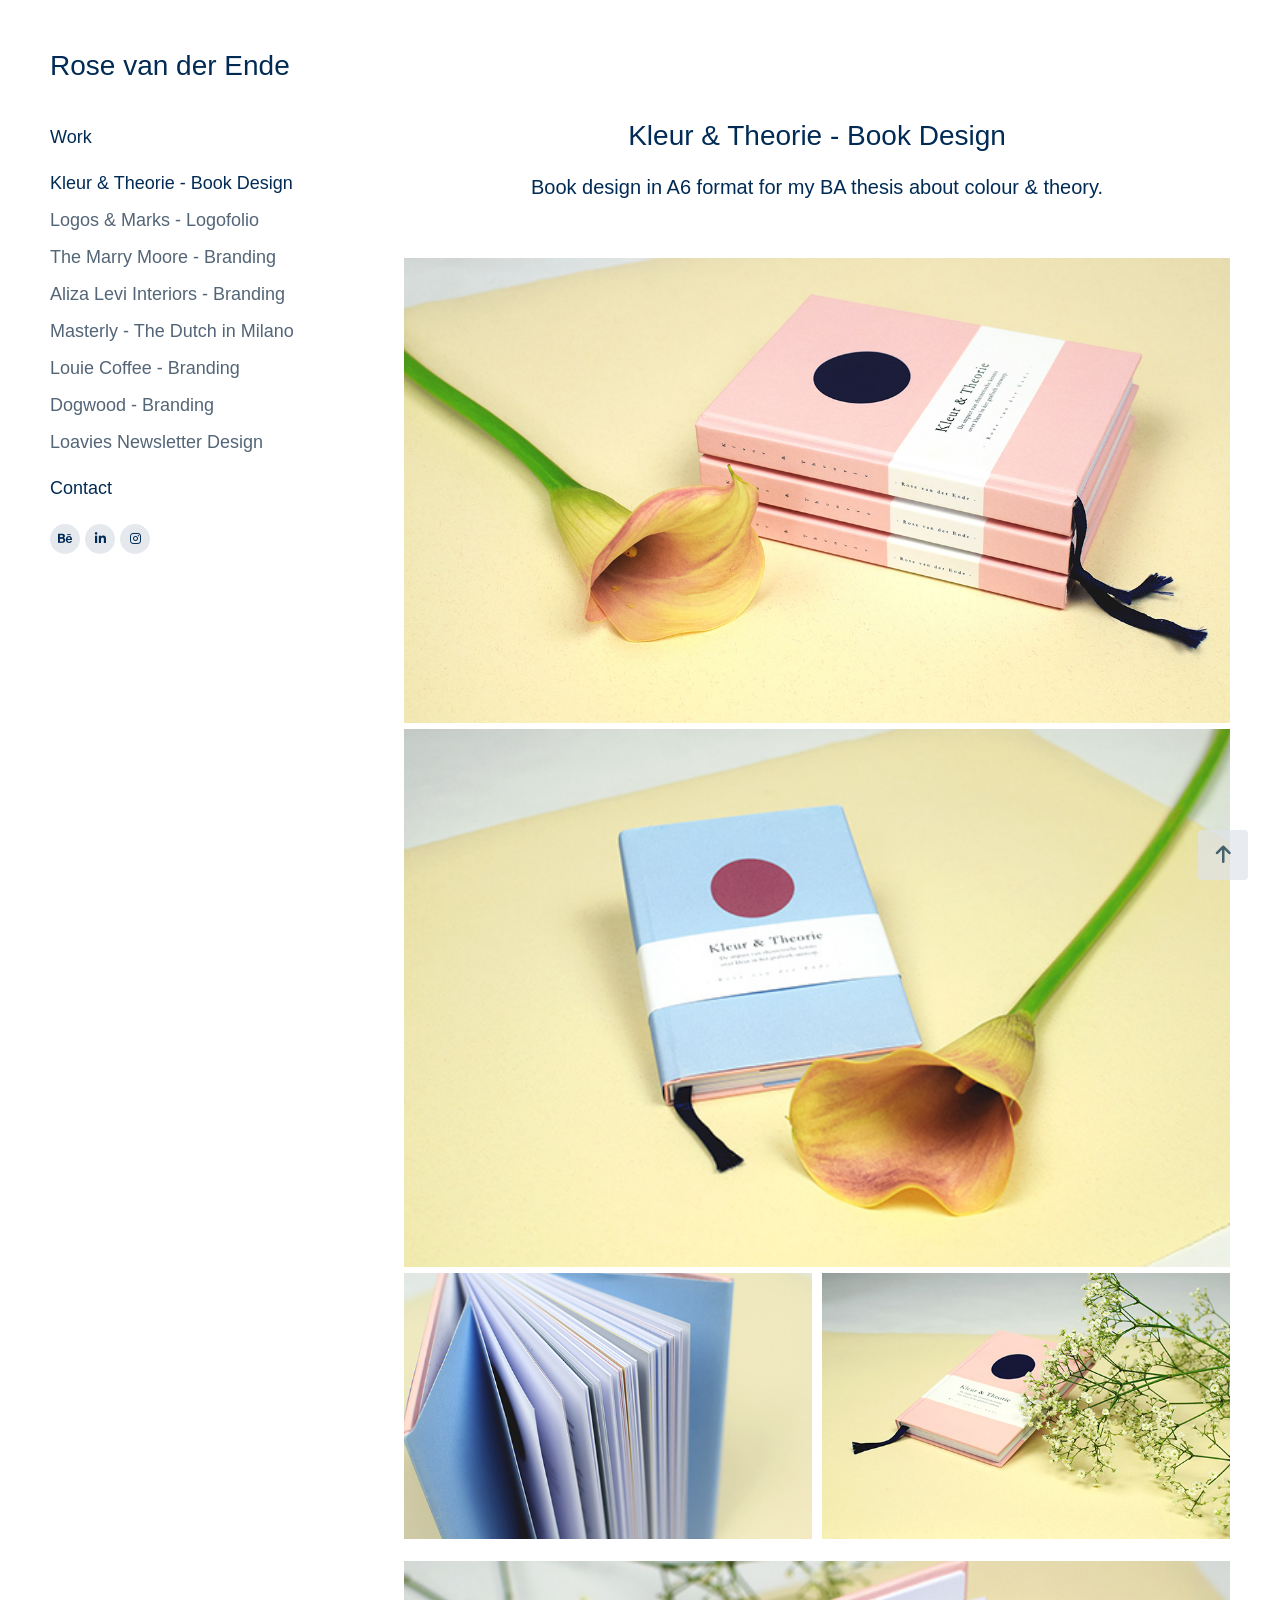
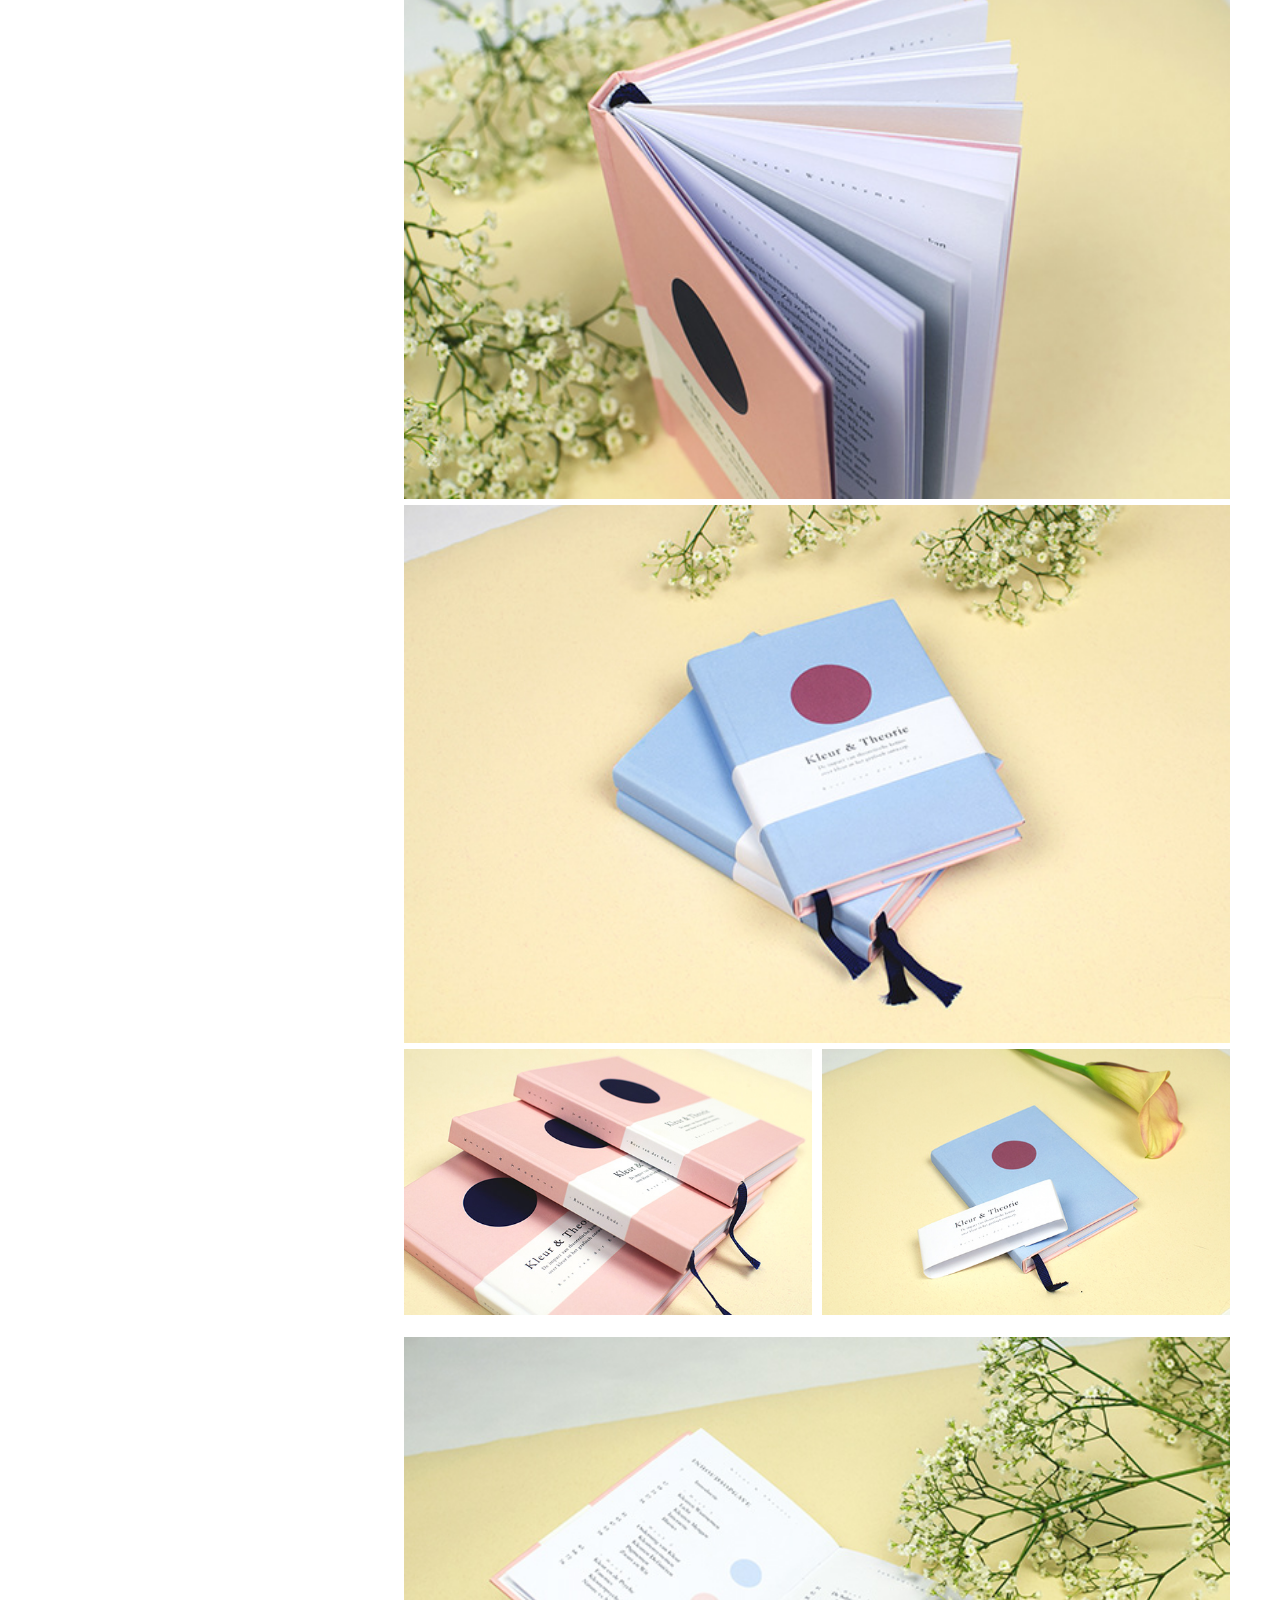
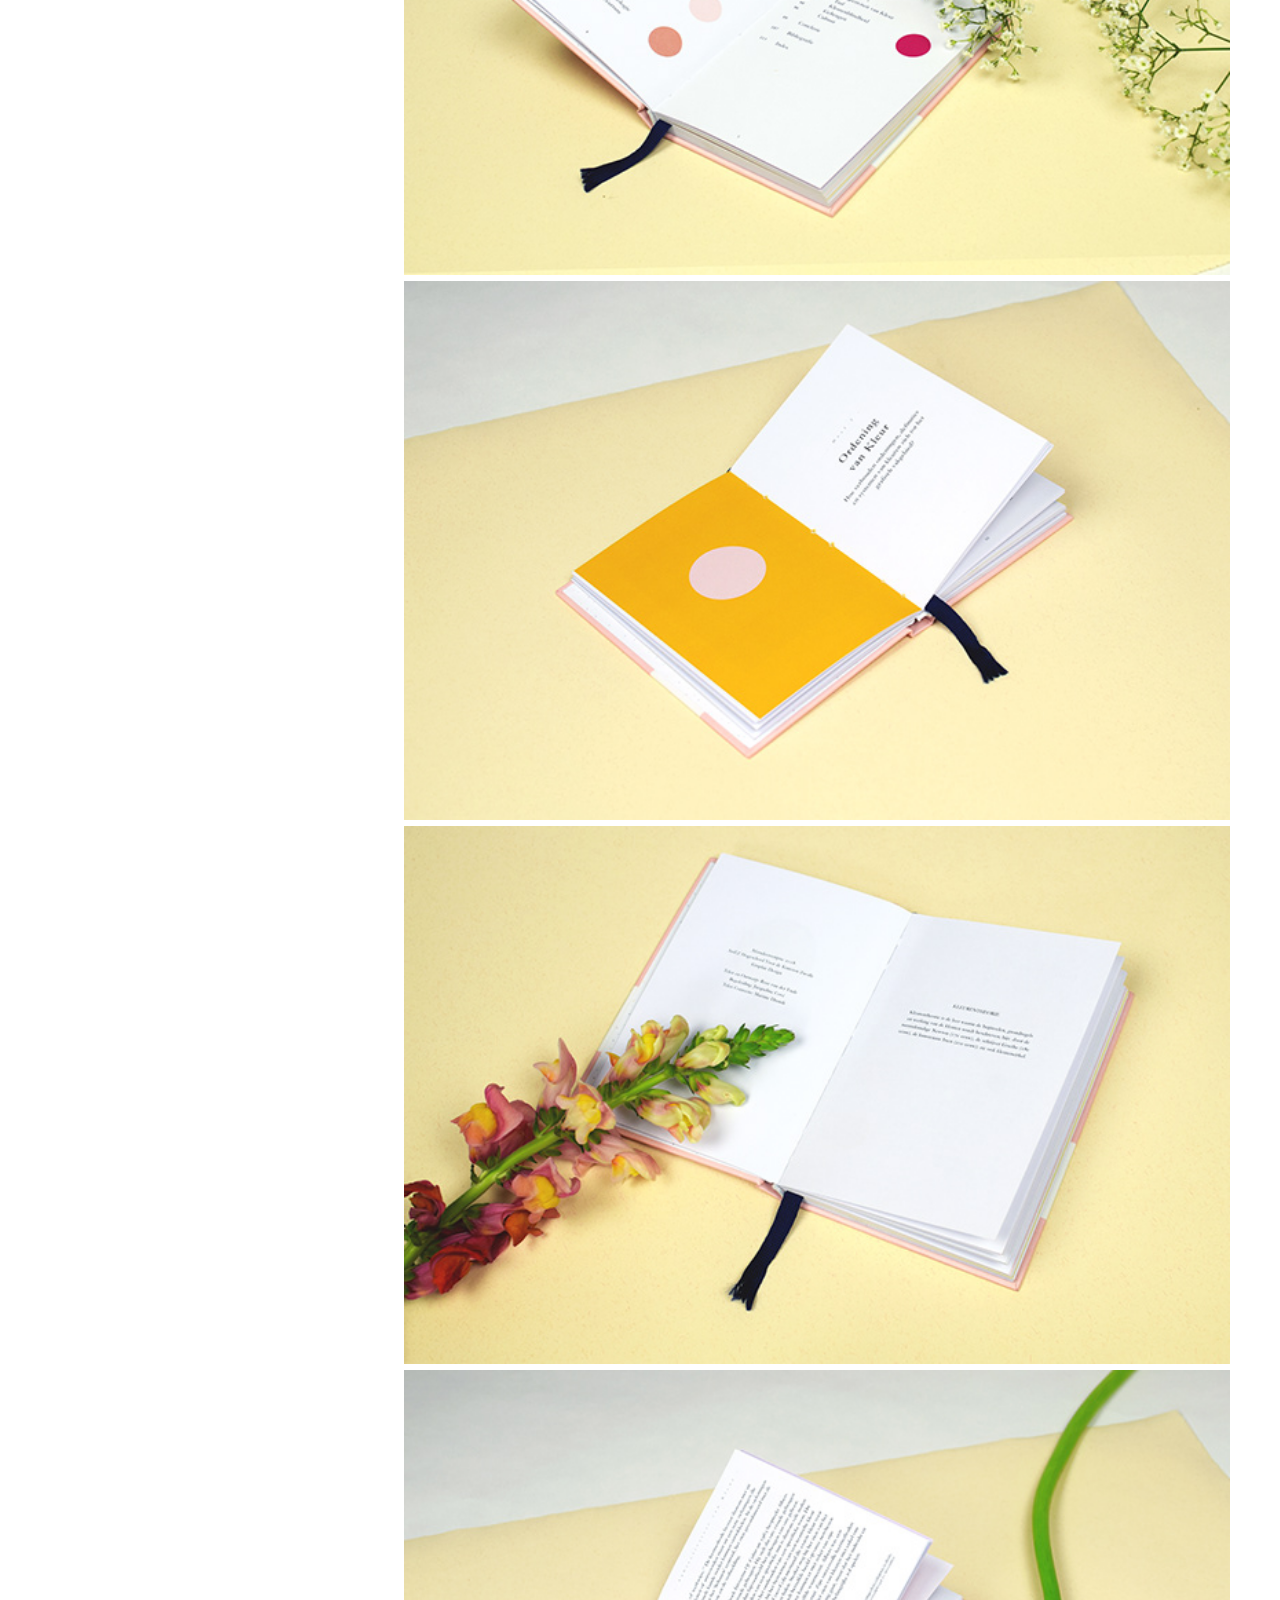
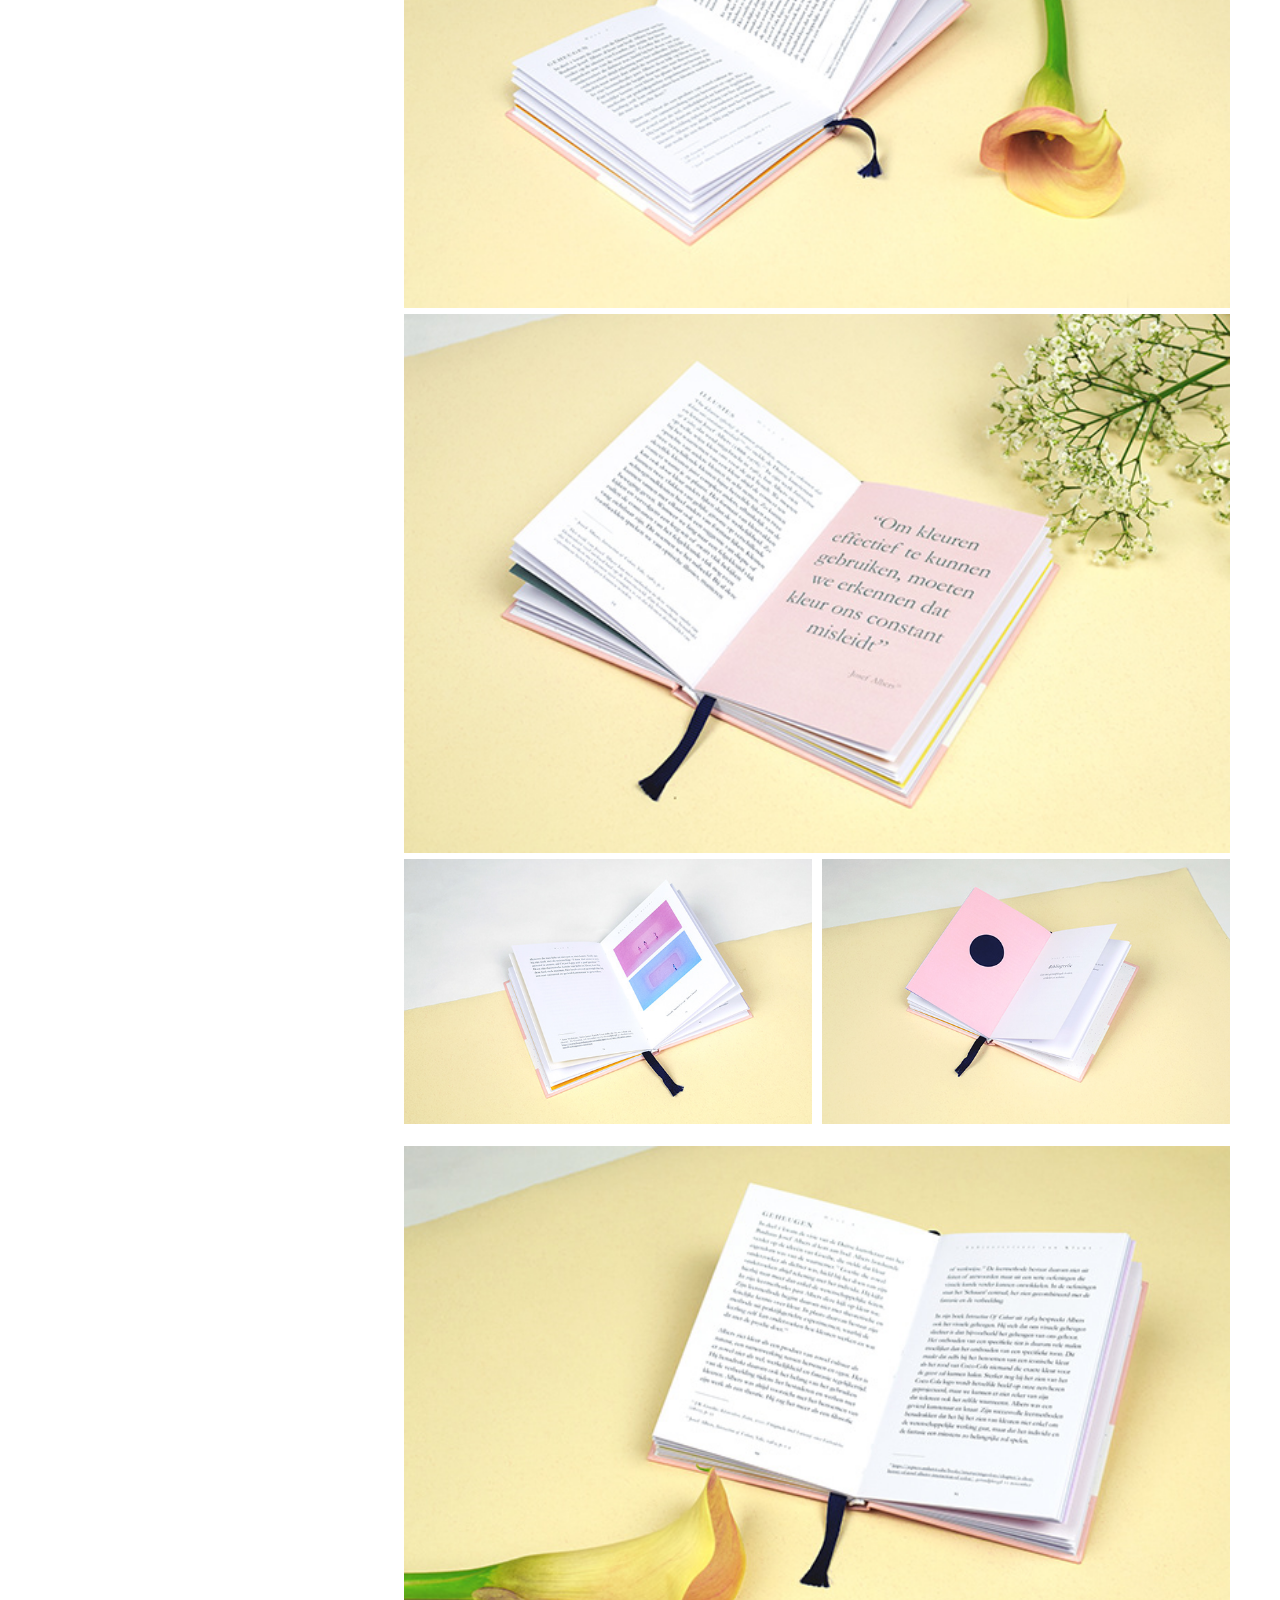
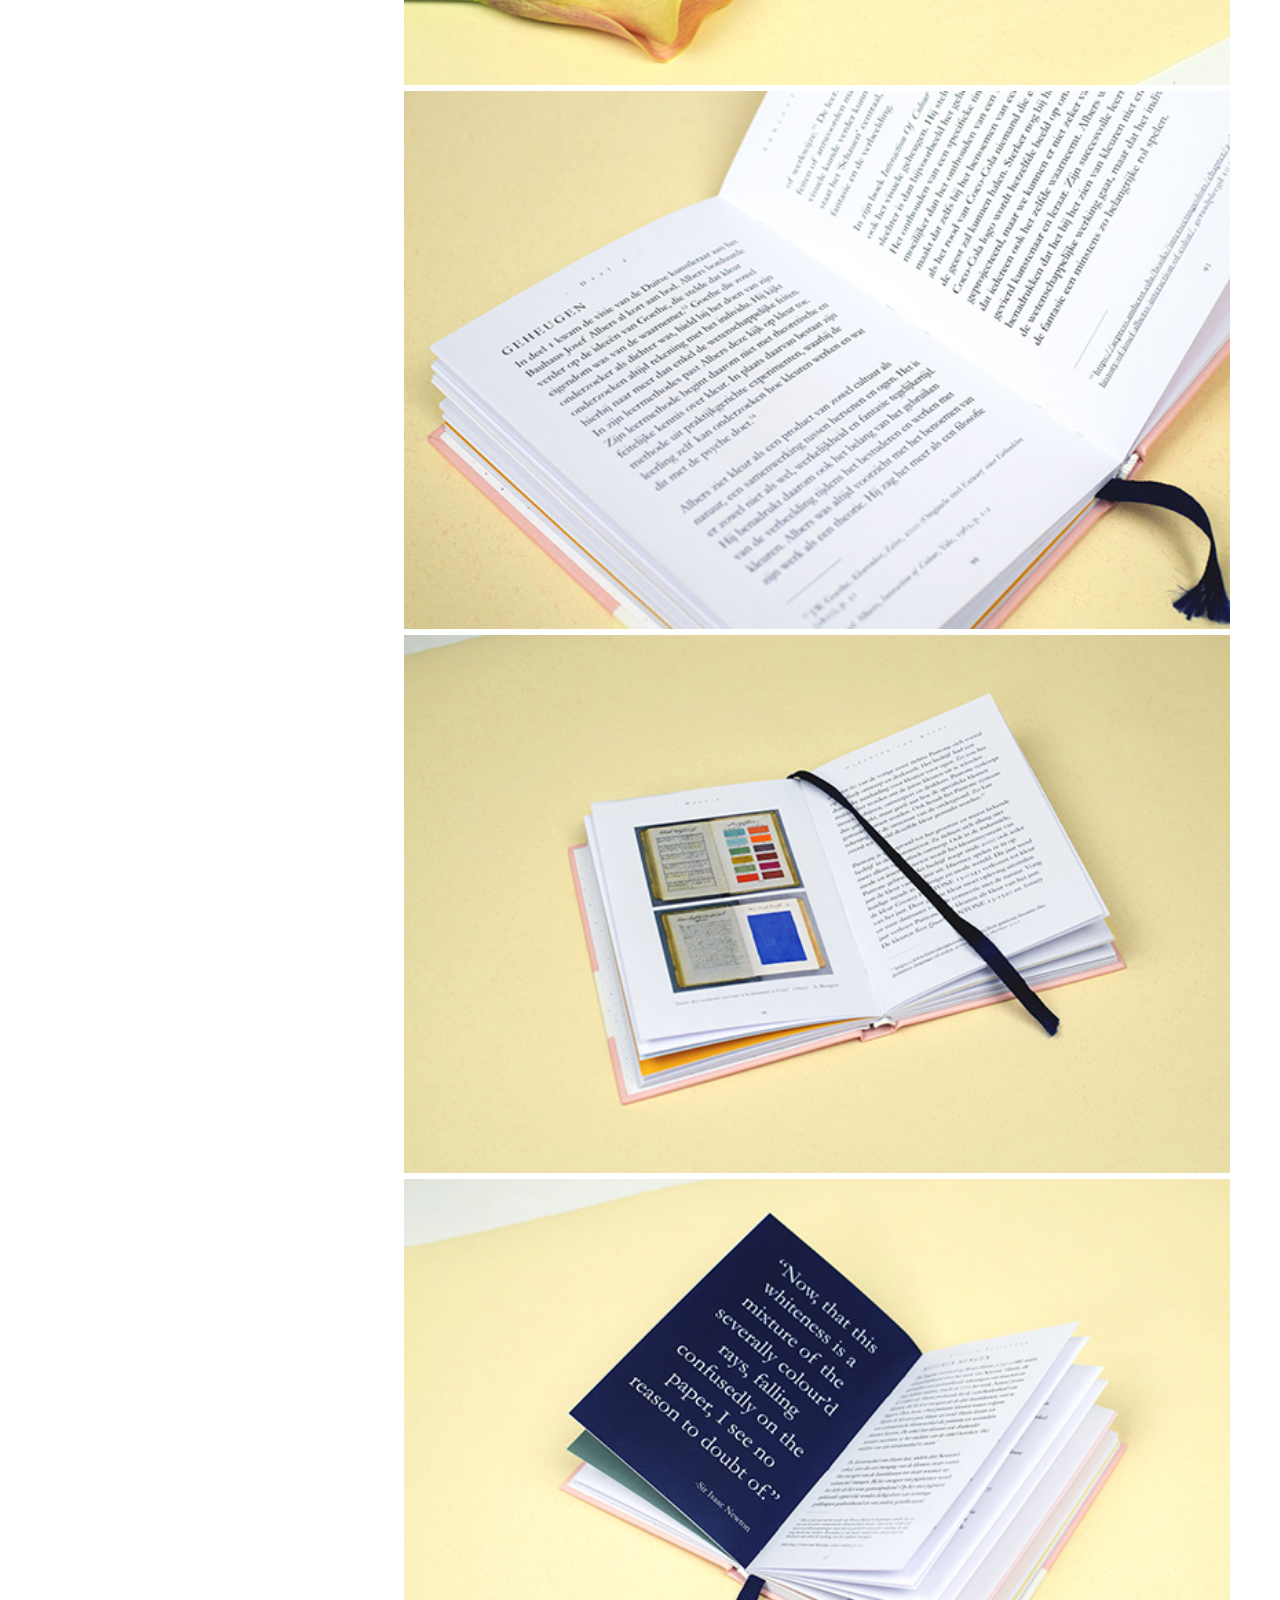
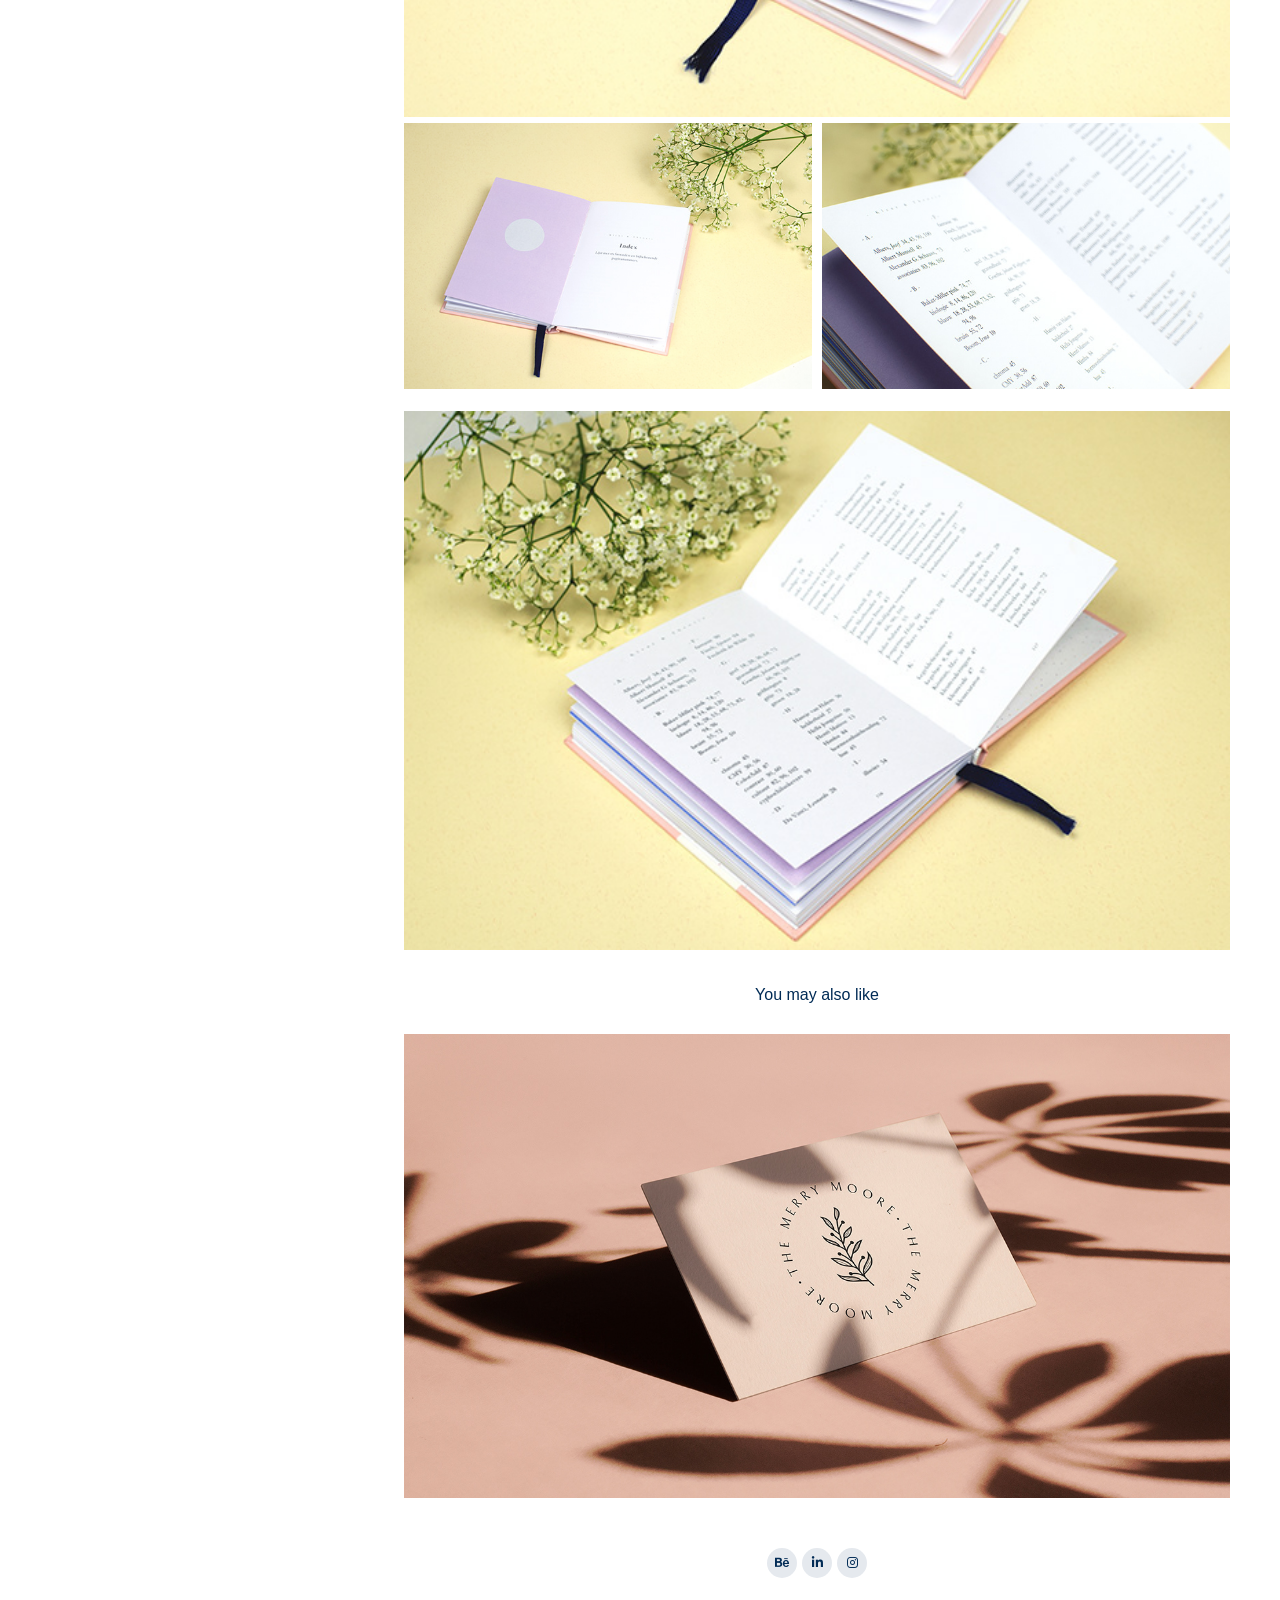
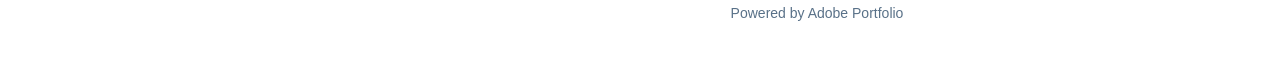
<file: kleur-theorie-book-design.html>
<!DOCTYPE html>
<html lang="en">
  <head>
    <meta charset="UTF-8" />
    <meta http-equiv="X-UA-Compatible" content="IE=edge" />
    <meta name="viewport" content="width=device-width, initial-scale=1.0" />
    <link rel="stylesheet" href="Css/kleur-theorie-book-design.css" />

    <!-- AWESOME CDN -->
    <link
      rel="stylesheet"
      href="https://cdnjs.cloudflare.com/ajax/libs/font-awesome/6.4.0/css/all.min.css"
      integrity="sha512-iecdLmaskl7CVkqkXNQ/ZH/XLlvWZOJyj7Yy7tcenmpD1ypASozpmT/E0iPtmFIB46ZmdtAc9eNBvH0H/ZpiBw=="
      crossorigin="anonymous"
      referrerpolicy="no-referrer"
    />

    <title>Kleur & Theorie - Book Design</title>
  </head>
  <body>
    <div class="container">
      <header class="menu-container">
        <div class="header">
          <p class="title">Rose van der Ende</p>
          <!-- <i class="fa-sharp fa-solid fa-bars fa-2xl" style="color: #012b55;"></i> -->
          <div class="hamburger">
            <span class="bar"></span><span class="bar-middle"></span
            ><span class="bar"></span>
          </div>
        </div>
        <div class="menu">
          <nav class="navbar">
            <ul class="nav-menu">
              <li class="nav-item-diff">
                <a href="index.html" class="nav-link-diff">Work</a>
              </li>
              <li class="nav-item">
                <a href="#" class="nav-link active"
                  >Kleur & Theorie - Book Design</a
                >
              </li>
              <li class="nav-item">
                <a href="logos-marks-logofolio.html" class="nav-link"
                  >Logos & Marks - Logofolio</a
                >
              </li>
              <li class="nav-item">
                <a href="the-merry-moore-branding.html" class="nav-link"
                  >The Marry Moore - Branding</a
                >
              </li>
              <li class="nav-item">
                <a href="aliza-levi-interiors-branding.html" class="nav-link"
                  >Aliza Levi Interiors - Branding</a
                >
              </li>
              <li class="nav-item">
                <a href="masterly-the-dutch-in-milano.html" class="nav-link"
                  >Masterly - The Dutch in Milano</a
                >
              </li>
              <li class="nav-item">
                <a href="louie-coffee-branding.html" class="nav-link"
                  >Louie Coffee - Branding</a
                >
              </li>
              <li class="nav-item">
                <a href="dogwood-branding.html" class="nav-link"
                  >Dogwood - Branding</a
                >
              </li>
              <li class="nav-item">
                <a href="loavies-newsletter-design.html" class="nav-link"
                  >Loavies Newsletter Design</a
                >
              </li>
              <li class="nav-item-diff">
                <a href="contact.html" class="nav-link-diff">Contact</a>
              </li>
            </ul>
          </nav>
          <div class="menu-footer">
            <div class="social-menu">
              <a href="https://www.behance.net/rosemarijn">
                <i
                  class="fa-brands fa-behance fa-2xl"
                  style="color: #012b55"
                ></i>
              </a>
            </div>
            <div class="social-menu">
              <a href="http://linkedin.com/in/rose-van-der-ende/">
                <i
                  class="fa-brands fa-linkedin-in fa-2xl"
                  style="color: #012b55"
                ></i>
              </a>
            </div>
            <div class="social-menu">
              <a href="http://instagram.com/roseende">
                <i
                  class="fa-brands fa-instagram fa-2xl"
                  style="color: #012b55"
                ></i>
              </a>
            </div>
          </div>
          <div class="menu-footer-desktop">
            <div class="social-menu-desktop">
              <a href="https://www.behance.net/rosemarijn">
                <i
                  class="fa-brands fa-behance fa-lg"
                  style="color: #012b55"
                ></i>
              </a>
            </div>
            <div class="social-menu-desktop">
              <a href="http://linkedin.com/in/rose-van-der-ende/">
                <i
                  class="fa-brands fa-linkedin-in fa-lg"
                  style="color: #012b55"
                ></i>
              </a>
            </div>
            <div class="social-menu-desktop">
              <a href="http://instagram.com/roseende">
                <i
                  class="fa-brands fa-instagram fa-lg"
                  style="color: #012b55"
                ></i>
              </a>
            </div>
          </div>
        </div>
      </header>
      <div class="body-container">
        <div class="description">
          <p class="text-title">Kleur & Theorie - Book Design</p>
          <p class="text">
            Book design in A6 format for my BA thesis about colour & theory.
          </p>
        </div>
        <div class="gallery">
          <div class="img">
            <img
              class="images"
              src="Images/kleuer-theorie-book-design/book-pink.jpg"
              alt="Kleur and Theorie"
            />
          </div>
          <div class="img">
            <img
              class="images"
              src="Images/kleuer-theorie-book-design/blue-book.jpg"
              alt="logos"
            />
          </div>
          <div class="img-side">
            <div>
              <img
                class="small-images"
                src="Images/kleuer-theorie-book-design/img3.jpg"
              />
            </div>
            <div>
              <img
                class="small-images"
                src="Images/kleuer-theorie-book-design/img4.jpg"
              />
            </div>
          </div>
          <div class="img">
            <img
              src="Images/kleuer-theorie-book-design/img5.jpg"
              class="images"
            />
          </div>
          <div class="img">
            <img
              src="Images/kleuer-theorie-book-design/img6.jpg"
              class="images"
            />
          </div>
          <div class="img-side">
            <div>
              <img
                class="small-images"
                src="Images/kleuer-theorie-book-design/img7.jpg"
              />
            </div>
            <div>
              <img
                class="small-images"
                src="Images/kleuer-theorie-book-design/img8.jpg"
              />
            </div>
          </div>
          <div class="img">
            <img
              src="Images/kleuer-theorie-book-design/img9.jpg"
              class="images"
            />
          </div>
          <div class="img">
            <img
              src="Images/kleuer-theorie-book-design/img10.jpg"
              class="images"
            />
          </div>
          <div class="img">
            <img
              src="Images/kleuer-theorie-book-design/img11.jpg"
              class="images"
            />
          </div>
          <div class="img">
            <img
              src="Images/kleuer-theorie-book-design/img12.jpg"
              class="images"
            />
          </div>
          <div class="img">
            <img
              src="Images/kleuer-theorie-book-design/img13.jpg"
              class="images"
            />
          </div>
          <div class="img-side">
            <div>
              <img
                class="small-images"
                src="Images/kleuer-theorie-book-design/img14.jpg"
              />
            </div>
            <div>
              <img
                class="small-images"
                src="Images/kleuer-theorie-book-design/img15.jpg"
              />
            </div>
          </div>
          <div class="img">
            <img
              src="Images/kleuer-theorie-book-design/img16.jpg"
              class="images"
            />
          </div>
          <div class="img">
            <img
              src="Images/kleuer-theorie-book-design/img17.jpg"
              class="images"
            />
          </div>
          <div class="img">
            <img
              src="Images/kleuer-theorie-book-design/img18.jpg"
              class="images"
            />
          </div>
          <div class="img">
            <img
              src="Images/kleuer-theorie-book-design/img19.jpg"
              class="images"
            />
          </div>
          <div class="img-side">
            <div>
              <img
                class="small-images"
                src="Images/kleuer-theorie-book-design/img20.jpg"
              />
            </div>
            <div>
              <img
                class="small-images"
                src="Images/kleuer-theorie-book-design/img21.jpg"
              />
            </div>
          </div>
          <div class="img">
            <img
              src="Images/kleuer-theorie-book-design/img22.jpg"
              class="images"
            />
          </div>
          <div class="relative-products">You may also like</div>
          <div class="img">
            <img class="images" src="Images/work/branding.jpg" alt="branding" />
            <div class="img-cover">
              <div class="img-year">2018</div>
              <div class="img-text">The Merry Moore - Branding</div>
            </div>
          </div>
        </div>

        <div class="footer">
          <div class="footer-icons">
            <div class="social">
              <a href="https://www.behance.net/rosemarijn"
                ><i
                  class="fa-brands fa-behance fa-lg"
                  style="color: #012b55"
                ></i
              ></a>
            </div>
            <div class="social">
              <a href="http://linkedin.com/in/rose-van-der-ende/">
                <i
                  class="fa-brands fa-linkedin-in fa-lg"
                  style="color: #012b55"
                ></i>
              </a>
            </div>
            <div class="social">
              <a href="http://instagram.com/roseende">
                <i
                  class="fa-brands fa-instagram fa-lg"
                  style="color: #012b55"
                ></i>
              </a>
            </div>
          </div>
          <a class="copyright" href="http://portfolio.adobe.com/"
            >Powered by Adobe Portfolio</a
          >
        </div>
      </div>
    </div>
    <div class="top">
      <button onclick="topFunction()" id="myBtn" title="Go to top">
        <i
          class="fa-solid fa-arrow-up fa-bounce fa-2xl"
          style="color: #012b55"
        ></i>
      </button>
    </div>
    <script src="Scripts/scripts.js"></script>
  </body>
</html>
</file>
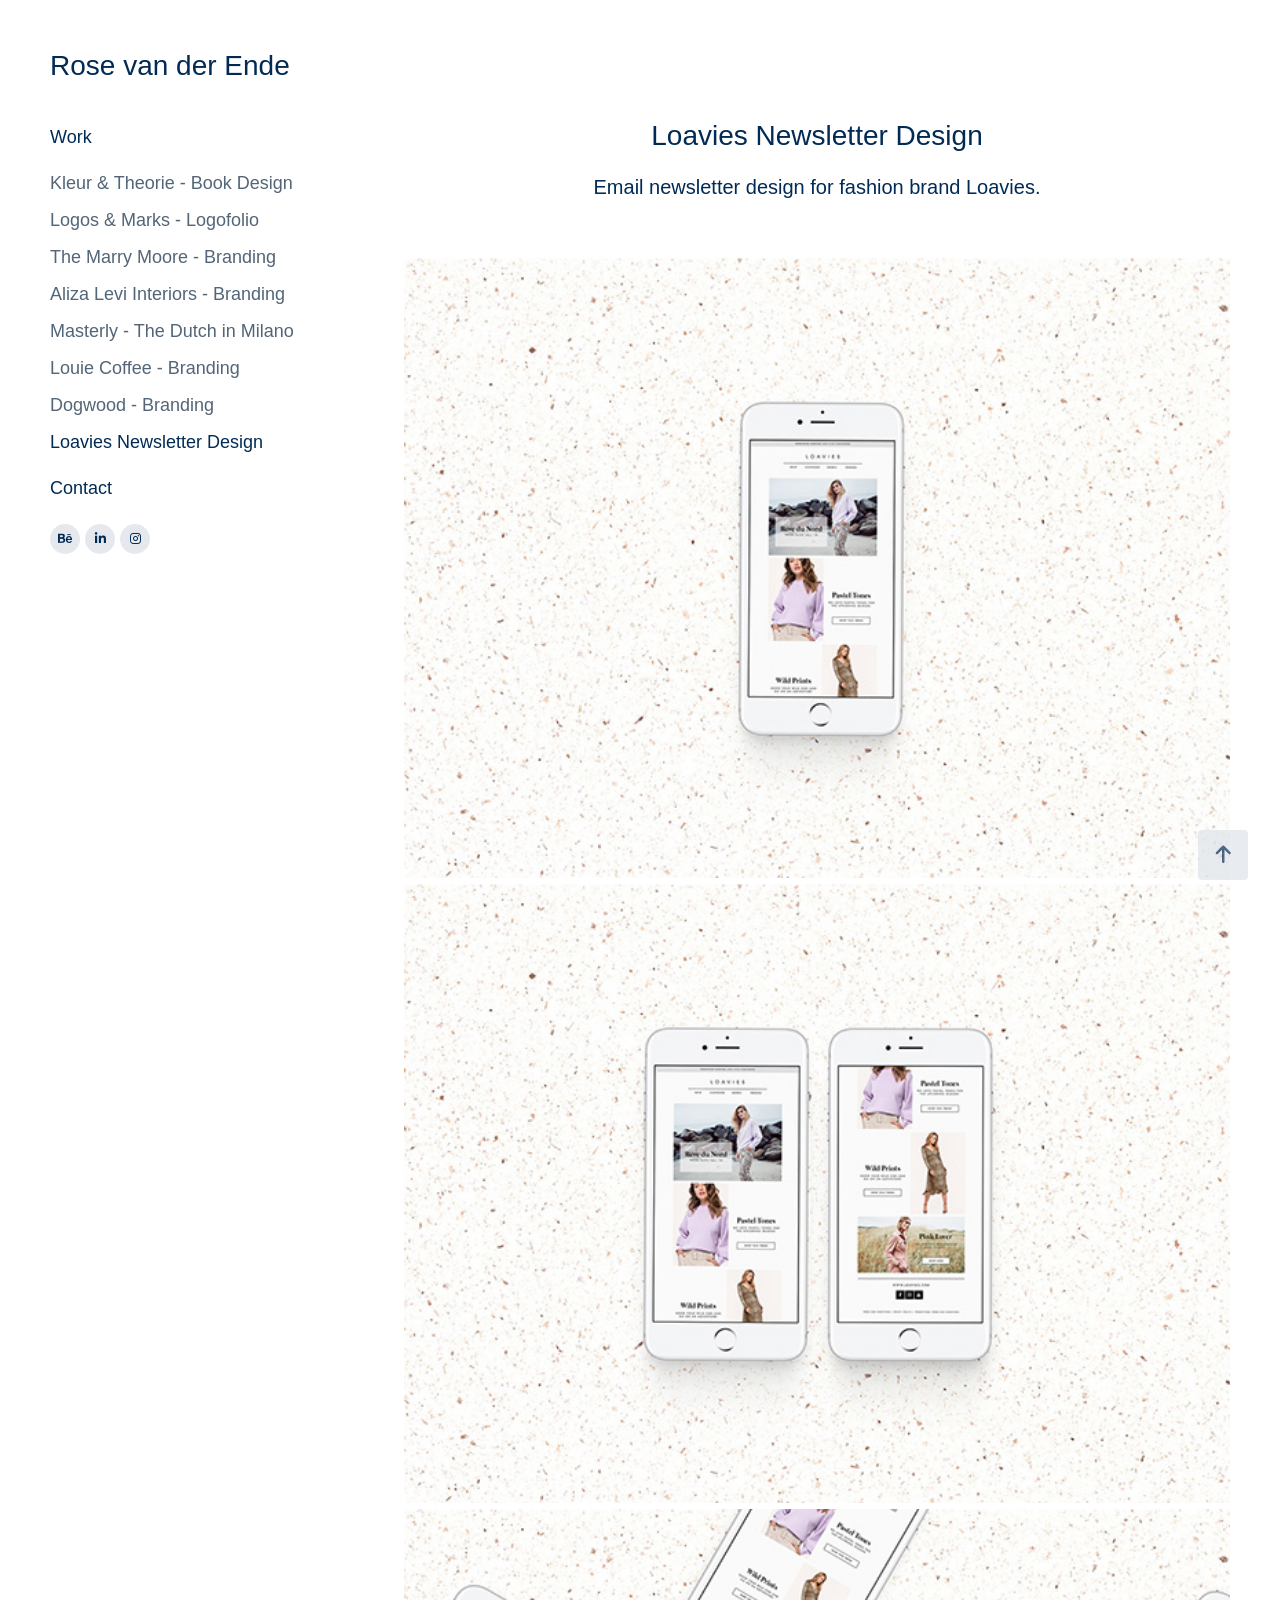
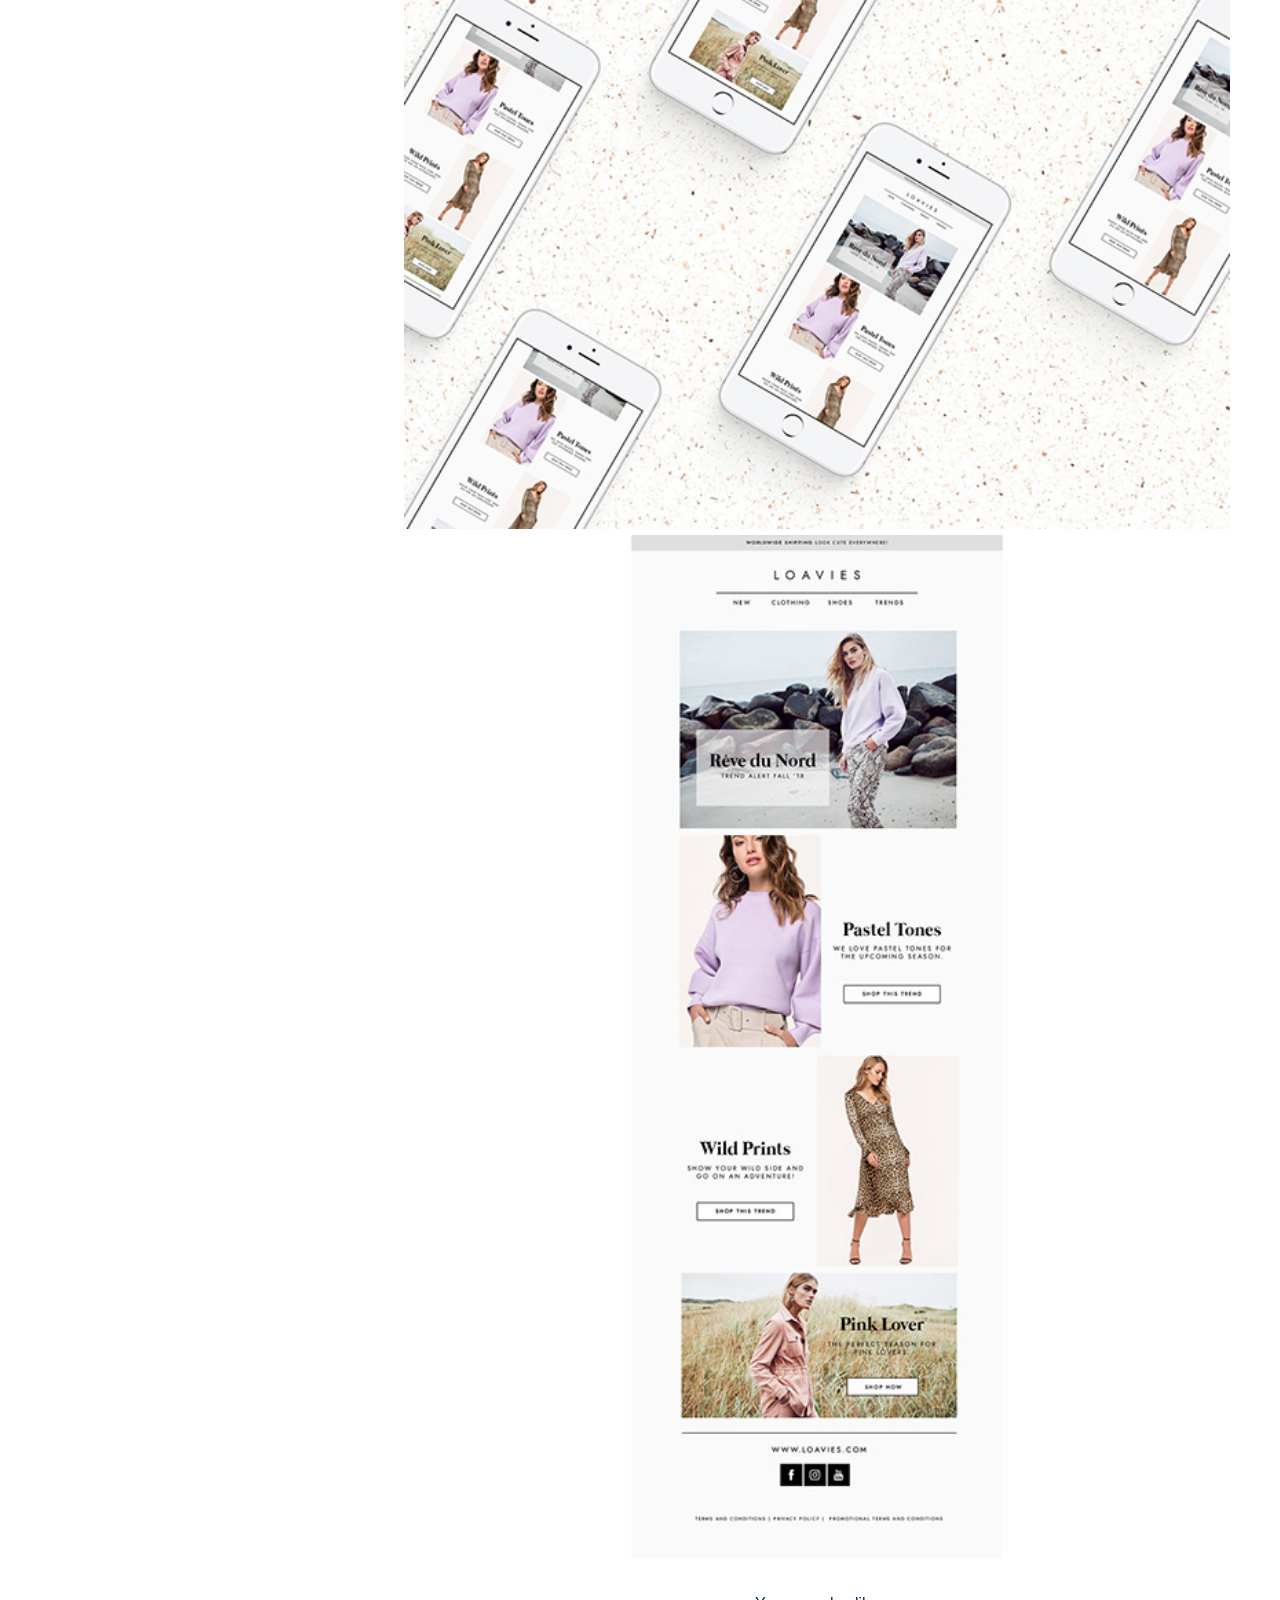
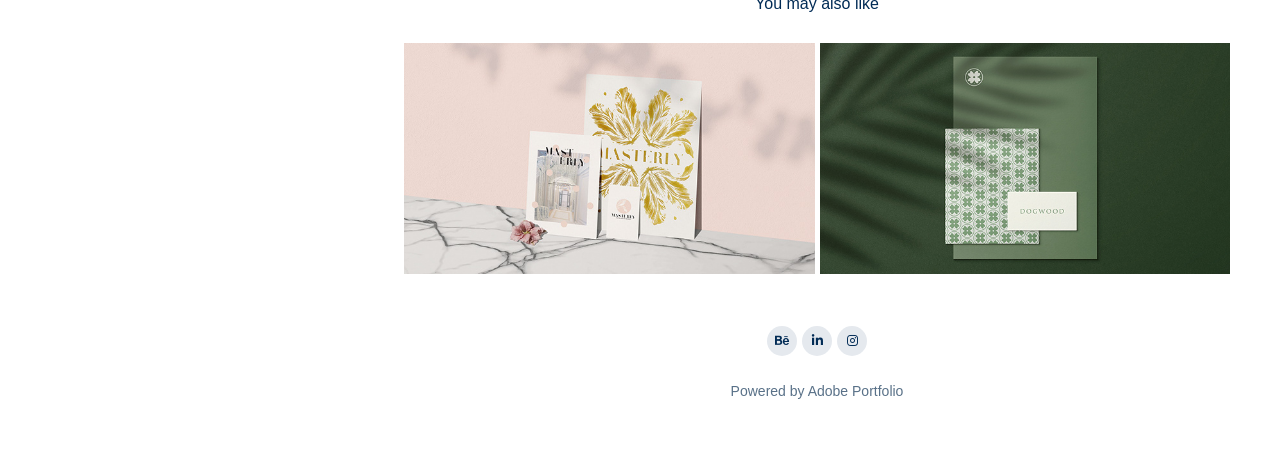
<file: loavies-newsletter-design.html>
<!DOCTYPE html>
<html lang="en">
  <head>
    <meta charset="UTF-8" />
    <meta http-equiv="X-UA-Compatible" content="IE=edge" />
    <meta name="viewport" content="width=device-width, initial-scale=1.0" />
    <link rel="stylesheet" href="Css/loavies-newsletter-design.css" />

    <!-- AWESOME CDN -->
    <link
      rel="stylesheet"
      href="https://cdnjs.cloudflare.com/ajax/libs/font-awesome/6.4.0/css/all.min.css"
      integrity="sha512-iecdLmaskl7CVkqkXNQ/ZH/XLlvWZOJyj7Yy7tcenmpD1ypASozpmT/E0iPtmFIB46ZmdtAc9eNBvH0H/ZpiBw=="
      crossorigin="anonymous"
      referrerpolicy="no-referrer"
    />

    <title>Loavies Newsletter Design</title>
  </head>
  <body>
    <div class="container">
      <header class="menu-container">
        <div class="header">
          <p class="title">Rose van der Ende</p>
          <!-- <i class="fa-sharp fa-solid fa-bars fa-2xl" style="color: #012b55;"></i> -->
          <div class="hamburger">
            <span class="bar"></span><span class="bar-middle"></span
            ><span class="bar"></span>
          </div>
        </div>
        <div class="menu">
          <nav class="navbar">
            <ul class="nav-menu">
              <li class="nav-item-diff">
                <a href="index.html" class="nav-link-diff">Work</a>
              </li>
              <li class="nav-item">
                <a href="kleur-theorie-book-design.html" class="nav-link"
                  >Kleur & Theorie - Book Design</a
                >
              </li>
              <li class="nav-item">
                <a href="logos-marks-logofolio.html" class="nav-link"
                  >Logos & Marks - Logofolio</a
                >
              </li>
              <li class="nav-item">
                <a href="the-merry-moore-branding.html" class="nav-link"
                  >The Marry Moore - Branding</a
                >
              </li>
              <li class="nav-item">
                <a href="aliza-levi-interiors-branding.html" class="nav-link"
                  >Aliza Levi Interiors - Branding</a
                >
              </li>
              <li class="nav-item">
                <a href="masterly-the-dutch-in-milano.html" class="nav-link"
                  >Masterly - The Dutch in Milano</a
                >
              </li>
              <li class="nav-item">
                <a href="louie-coffee-branding.html" class="nav-link"
                  >Louie Coffee - Branding</a
                >
              </li>
              <li class="nav-item">
                <a href="dogwood-branding.html" class="nav-link"
                  >Dogwood - Branding</a
                >
              </li>
              <li class="nav-item">
                <a href="#" class="nav-link active"
                  >Loavies Newsletter Design</a
                >
              </li>
              <li class="nav-item-diff">
                <a href="contact.html" class="nav-link-diff">Contact</a>
              </li>
            </ul>
          </nav>
          <div class="menu-footer">
            <div class="social-menu">
              <a href="https://www.behance.net/rosemarijn">
                <i
                  class="fa-brands fa-behance fa-2xl"
                  style="color: #012b55"
                ></i>
              </a>
            </div>
            <div class="social-menu">
              <a href="http://linkedin.com/in/rose-van-der-ende/">
                <i
                  class="fa-brands fa-linkedin-in fa-2xl"
                  style="color: #012b55"
                ></i>
              </a>
            </div>
            <div class="social-menu">
              <a href="http://instagram.com/roseende">
                <i
                  class="fa-brands fa-instagram fa-2xl"
                  style="color: #012b55"
                ></i>
              </a>
            </div>
          </div>
          <div class="menu-footer-desktop">
            <div class="social-menu-desktop">
              <a href="https://www.behance.net/rosemarijn">
                <i
                  class="fa-brands fa-behance fa-lg"
                  style="color: #012b55"
                ></i>
              </a>
            </div>
            <div class="social-menu-desktop">
              <a href="http://linkedin.com/in/rose-van-der-ende/">
                <i
                  class="fa-brands fa-linkedin-in fa-lg"
                  style="color: #012b55"
                ></i>
              </a>
            </div>
            <div class="social-menu-desktop">
              <a href="http://instagram.com/roseende">
                <i
                  class="fa-brands fa-instagram fa-lg"
                  style="color: #012b55"
                ></i>
              </a>
            </div>
          </div>
        </div>
      </header>
      <div class="body-container">
        <div class="description">
          <p class="text-title">Loavies Newsletter Design</p>
          <p class="text">Email newsletter design for fashion brand Loavies.</p>
        </div>
        <div class="gallery">
          <div class="img">
            <img
              class="images"
              src="Images/loavies-newsletter-design/img1.jpg"
            />
          </div>
          <div class="img">
            <img
              class="images"
              src="Images/loavies-newsletter-design/img2.jpg"
            />
          </div>
          <div class="img">
            <img
              class="images"
              src="Images/loavies-newsletter-design/img3.jpg"
            />
          </div>
          <div class="img">
            <img
              class="images"
              src="Images/loavies-newsletter-design/img4.jpg"
            />
          </div>
          <div class="relative-products">You may also like</div>

          <div class="img-relative">
            <div class="img">
              <img
                class="images"
                src="Images/work/masterly.jpg"
                alt="masterly"
              />
              <div class="img-cover">
                <div class="img-year">2018</div>
                <div class="img-text">Masterly - The Dutch in Milano</div>
              </div>
            </div>
            <div class="img-relative-desktop">
              <img
                class="images"
                src="Images/work/dogwood.jpg"
                alt="louie coffee branding"
              />
              <div class="img-cover">
                <div class="img-year">2018</div>
                <div class="img-text">Dogwood - Branding</div>
              </div>
            </div>
          </div>
        </div>

        <div class="footer">
          <div class="footer-icons">
            <div class="social">
              <a href="https://www.behance.net/rosemarijn"
                ><i
                  class="fa-brands fa-behance fa-lg"
                  style="color: #012b55"
                ></i
              ></a>
            </div>
            <div class="social">
              <a href="http://linkedin.com/in/rose-van-der-ende/">
                <i
                  class="fa-brands fa-linkedin-in fa-lg"
                  style="color: #012b55"
                ></i>
              </a>
            </div>
            <div class="social">
              <a href="http://instagram.com/roseende">
                <i
                  class="fa-brands fa-instagram fa-lg"
                  style="color: #012b55"
                ></i>
              </a>
            </div>
          </div>
          <a class="copyright" href="http://portfolio.adobe.com/"
            >Powered by Adobe Portfolio</a
          >
        </div>
      </div>
    </div>
    <div class="top">
      <button onclick="topFunction()" id="myBtn" title="Go to top">
        <i
          class="fa-solid fa-arrow-up fa-bounce fa-2xl"
          style="color: #012b55"
        ></i>
      </button>
    </div>
    <script src="Scripts/scripts.js"></script>
  </body>
</html>
</file>
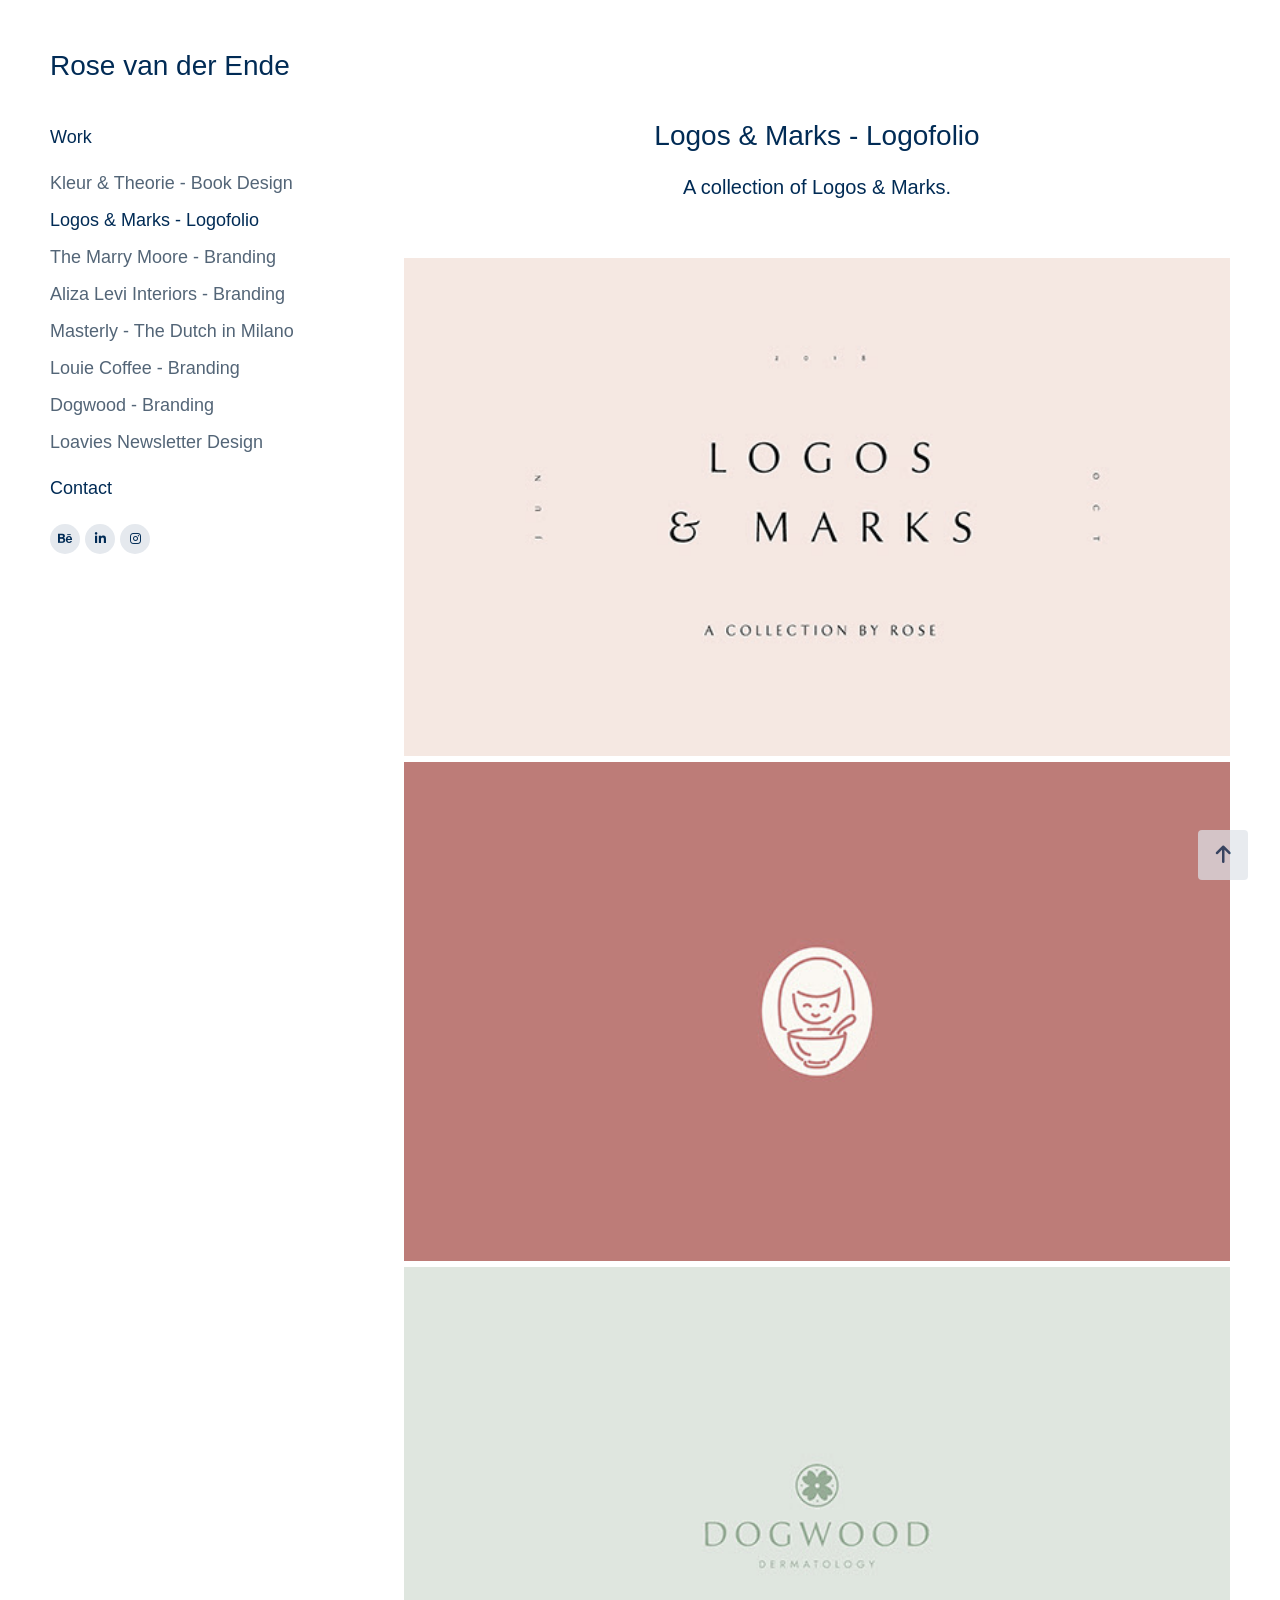
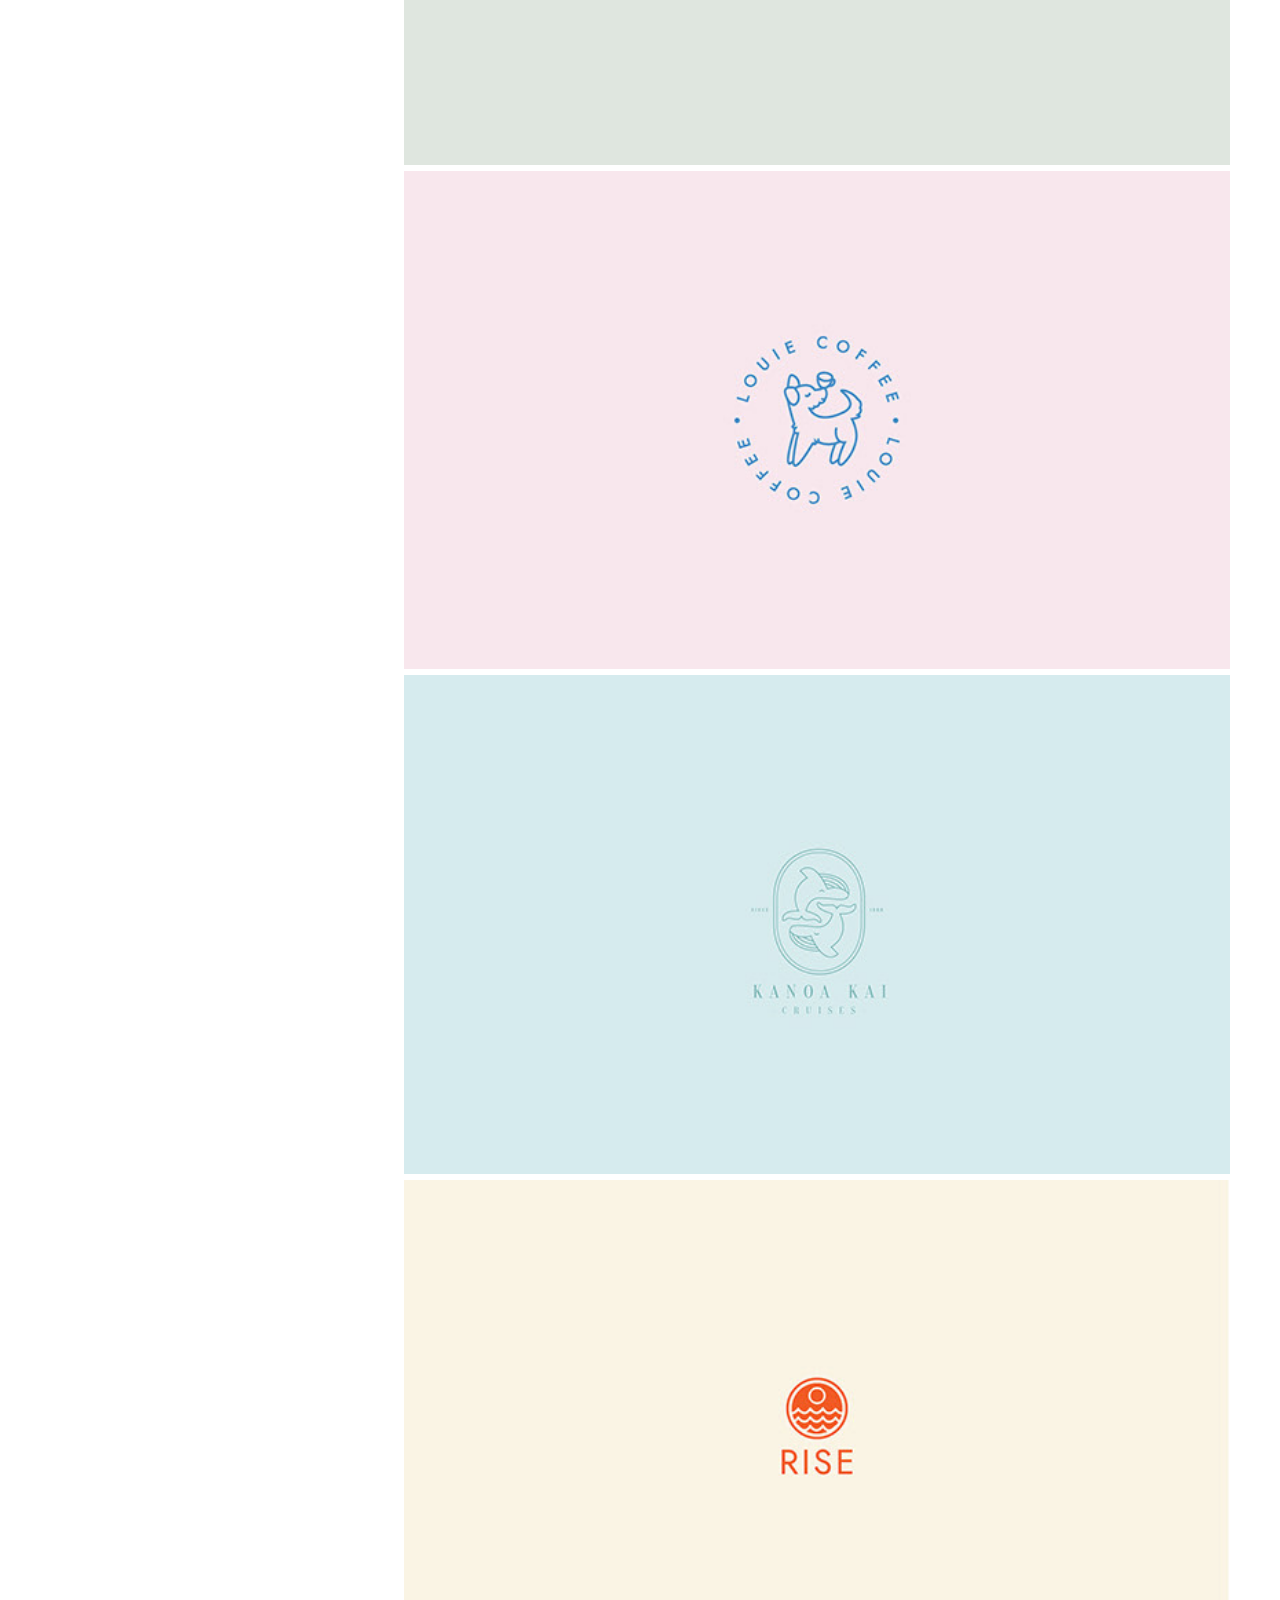
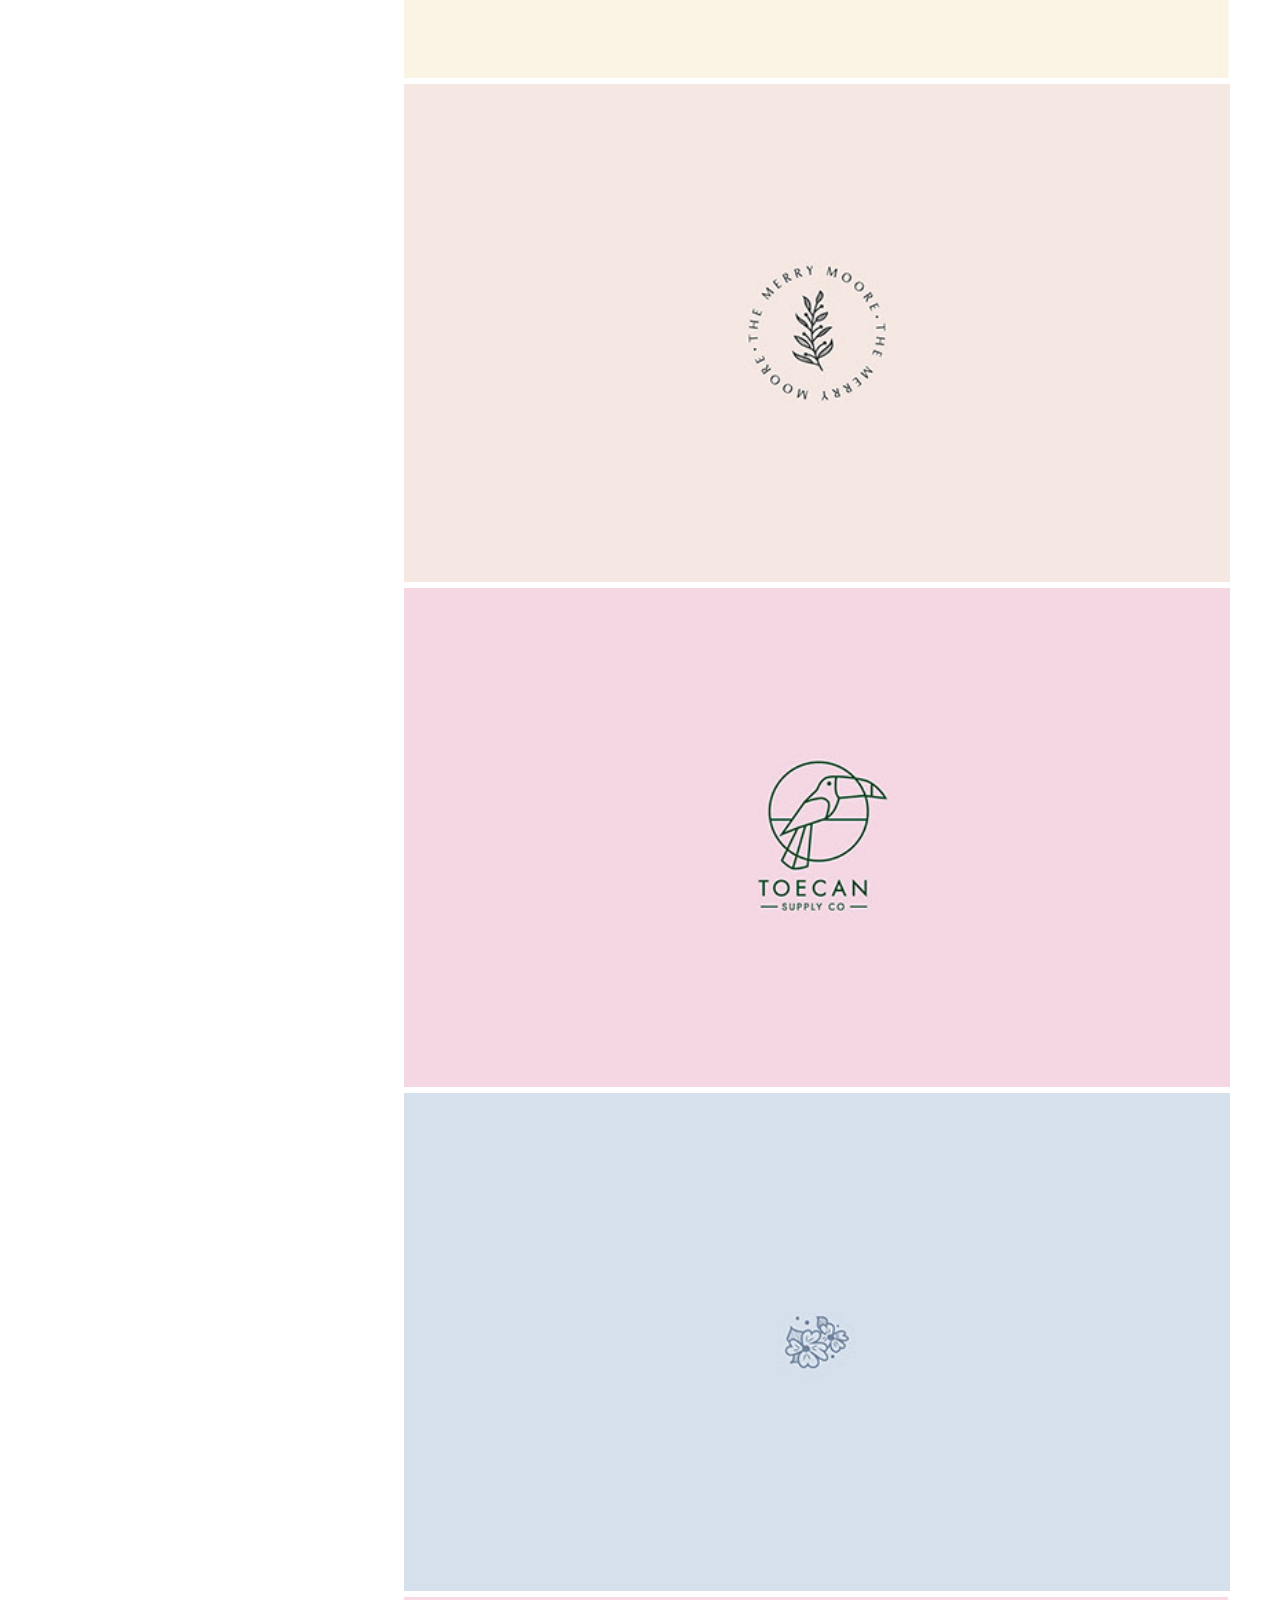
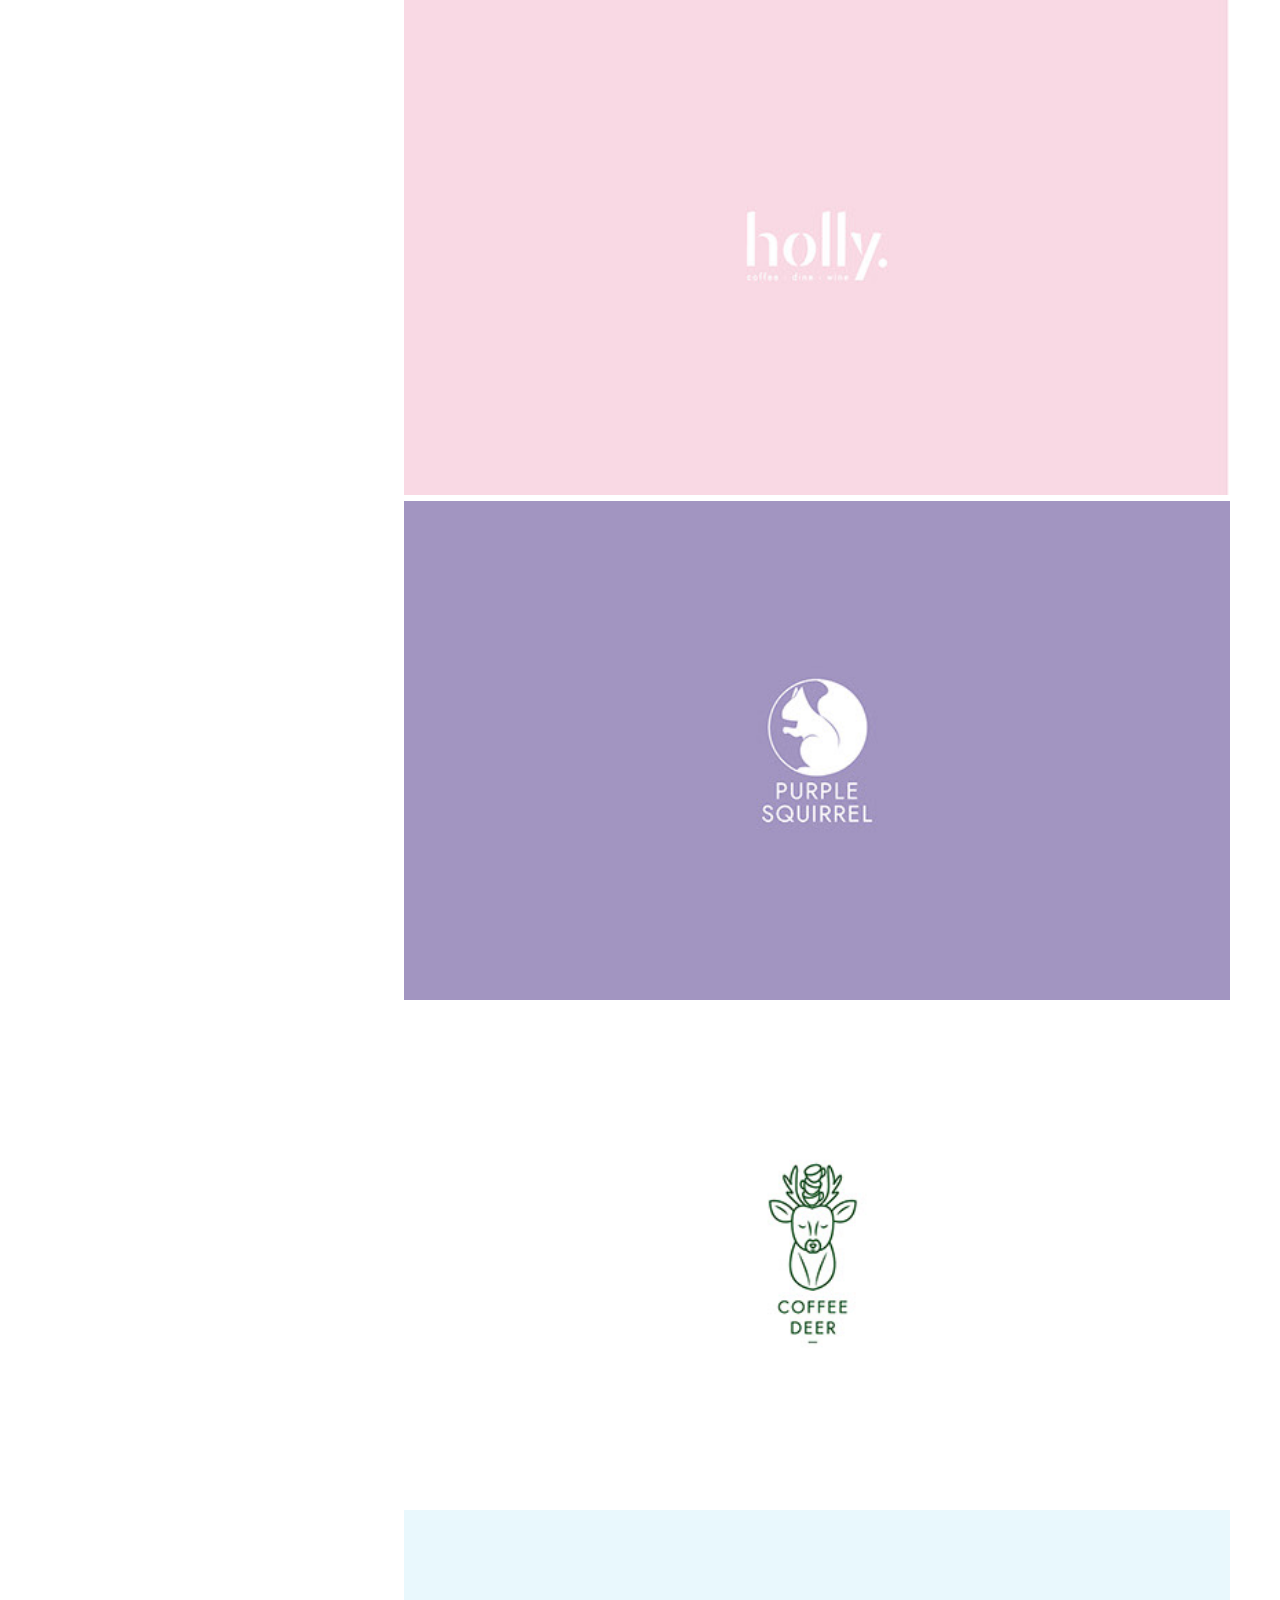
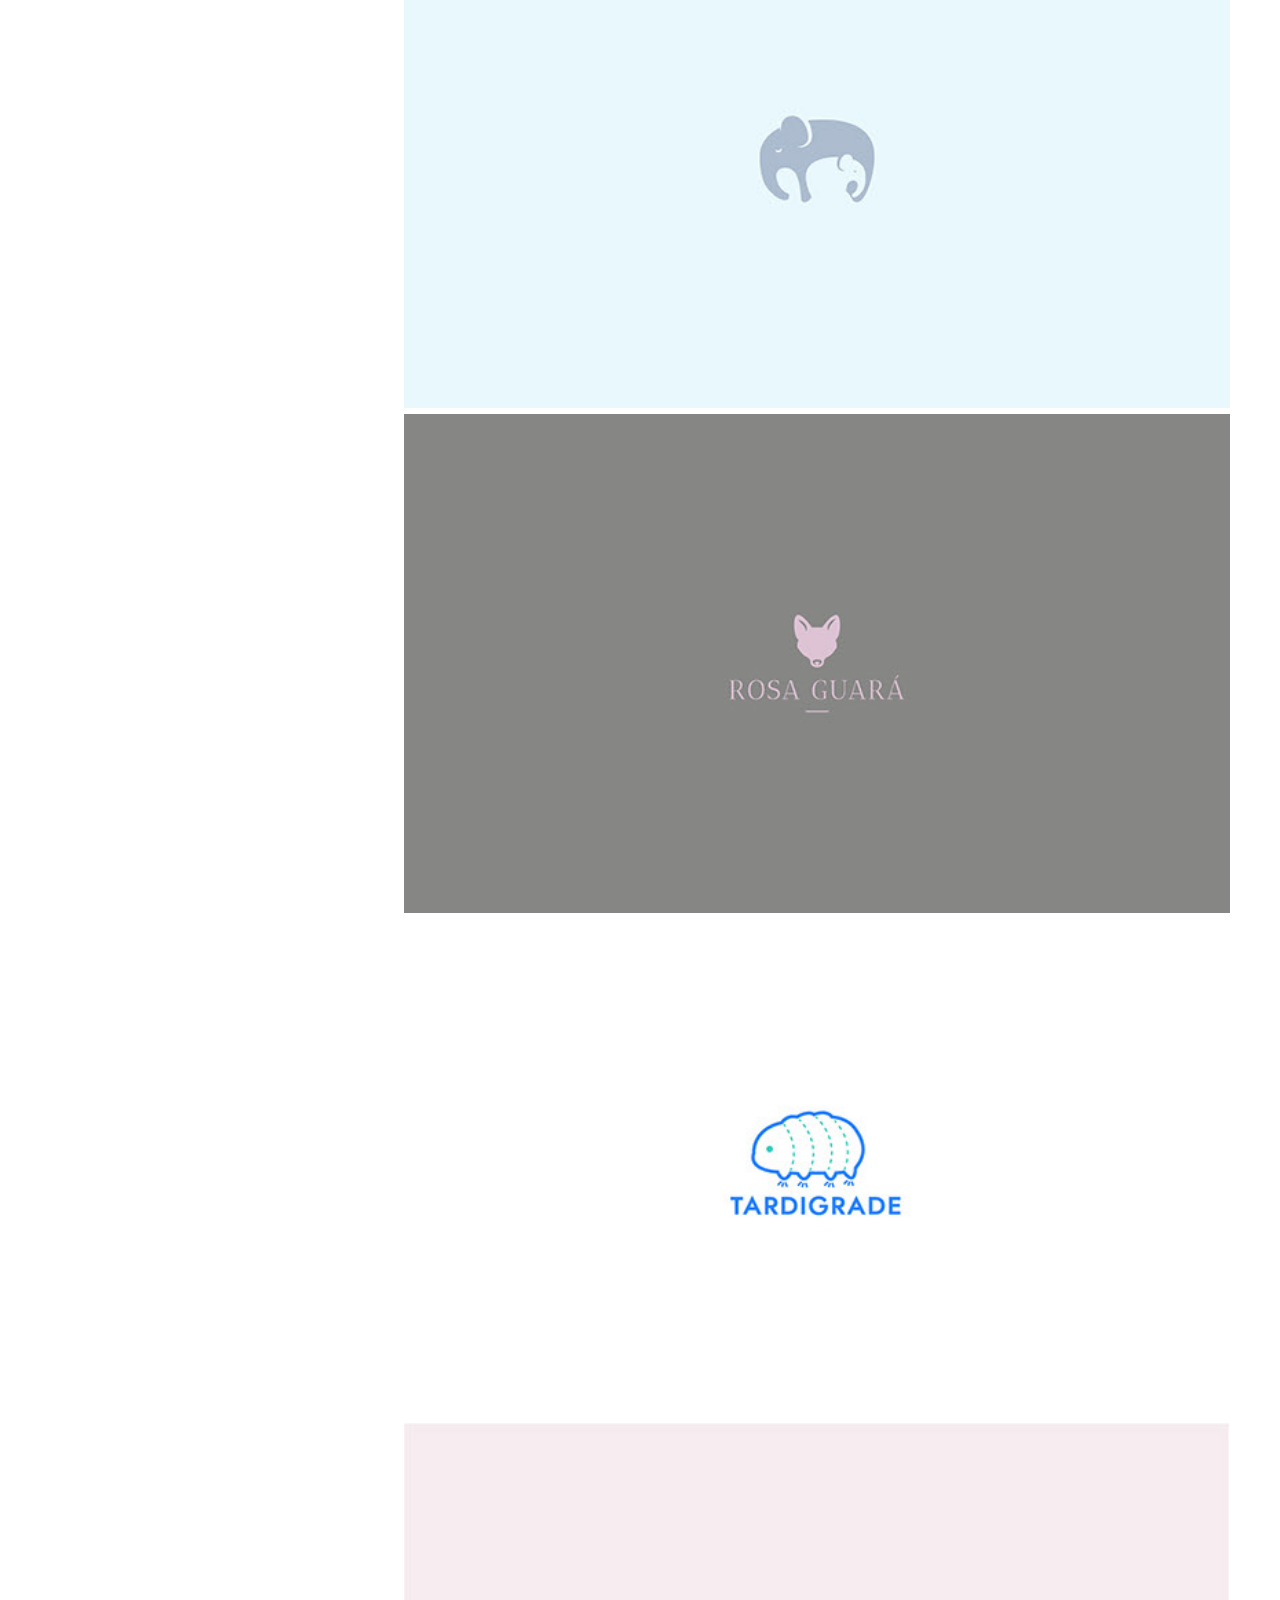
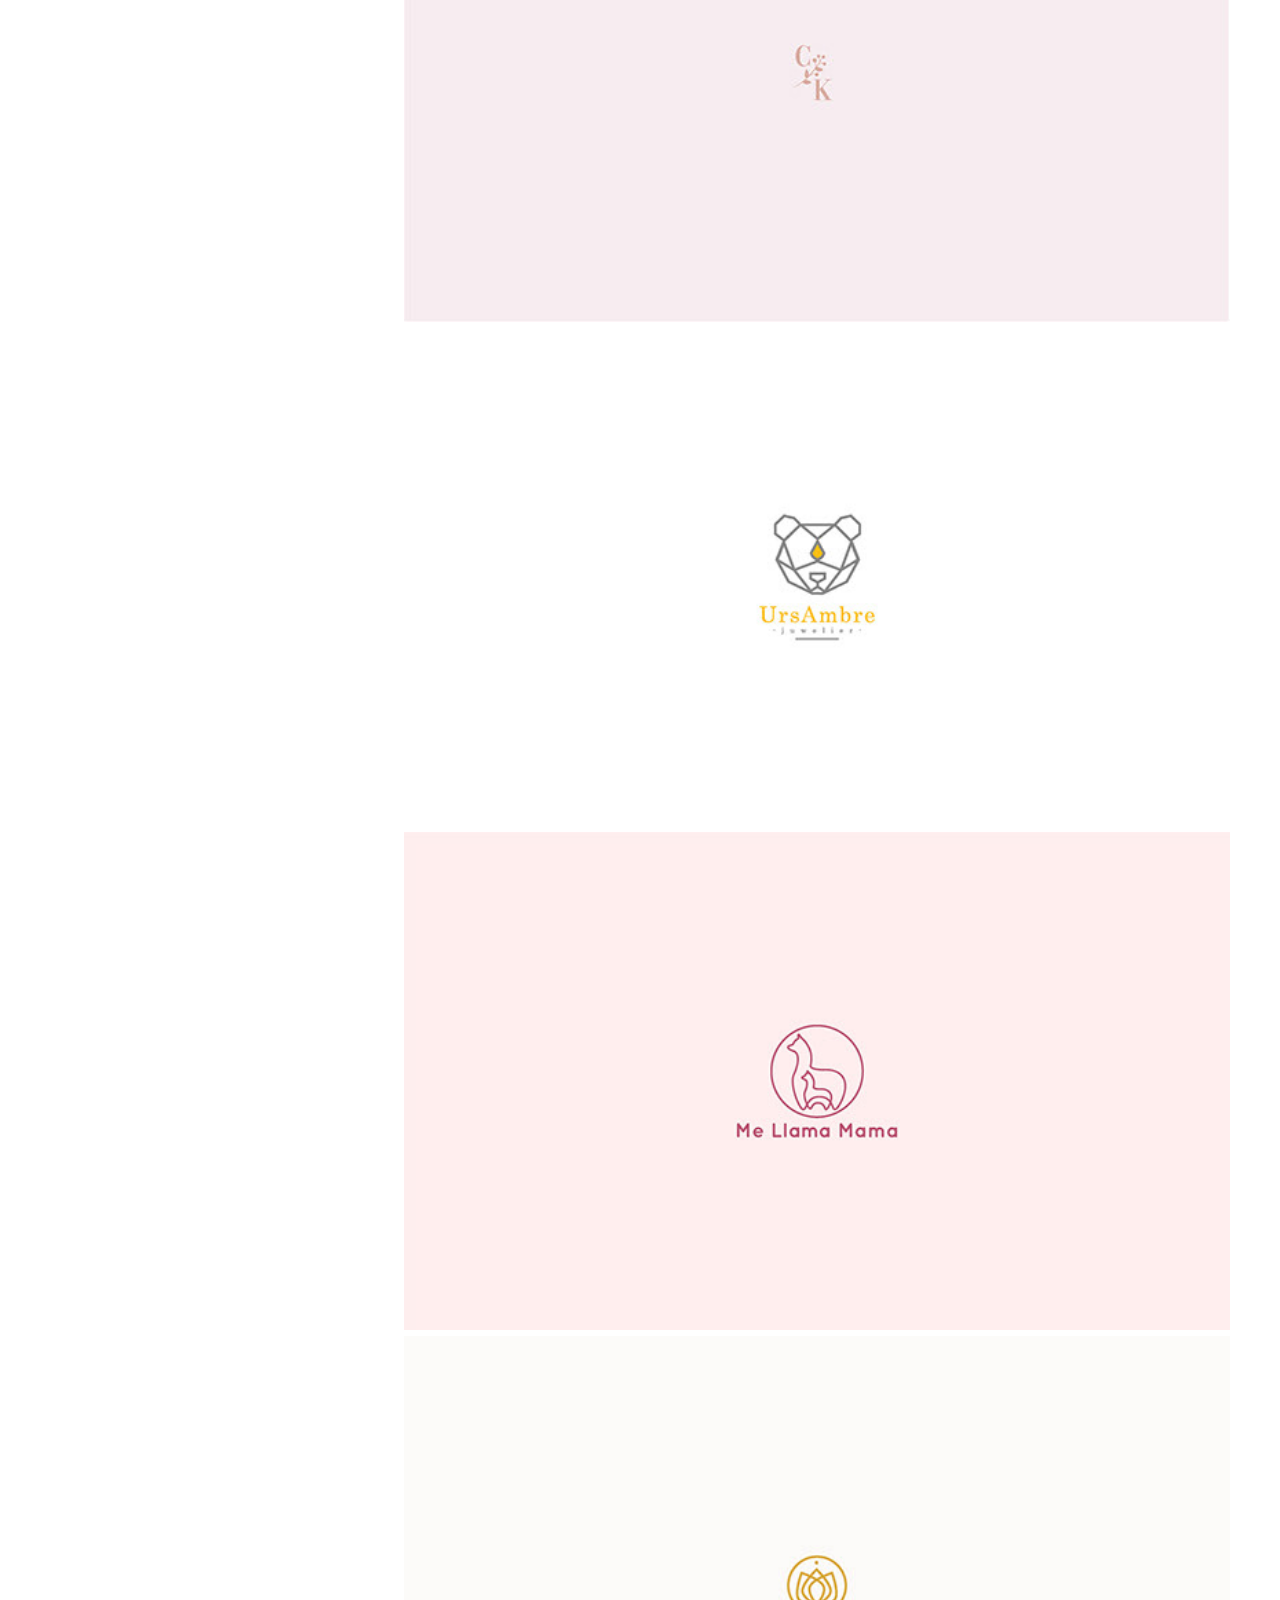
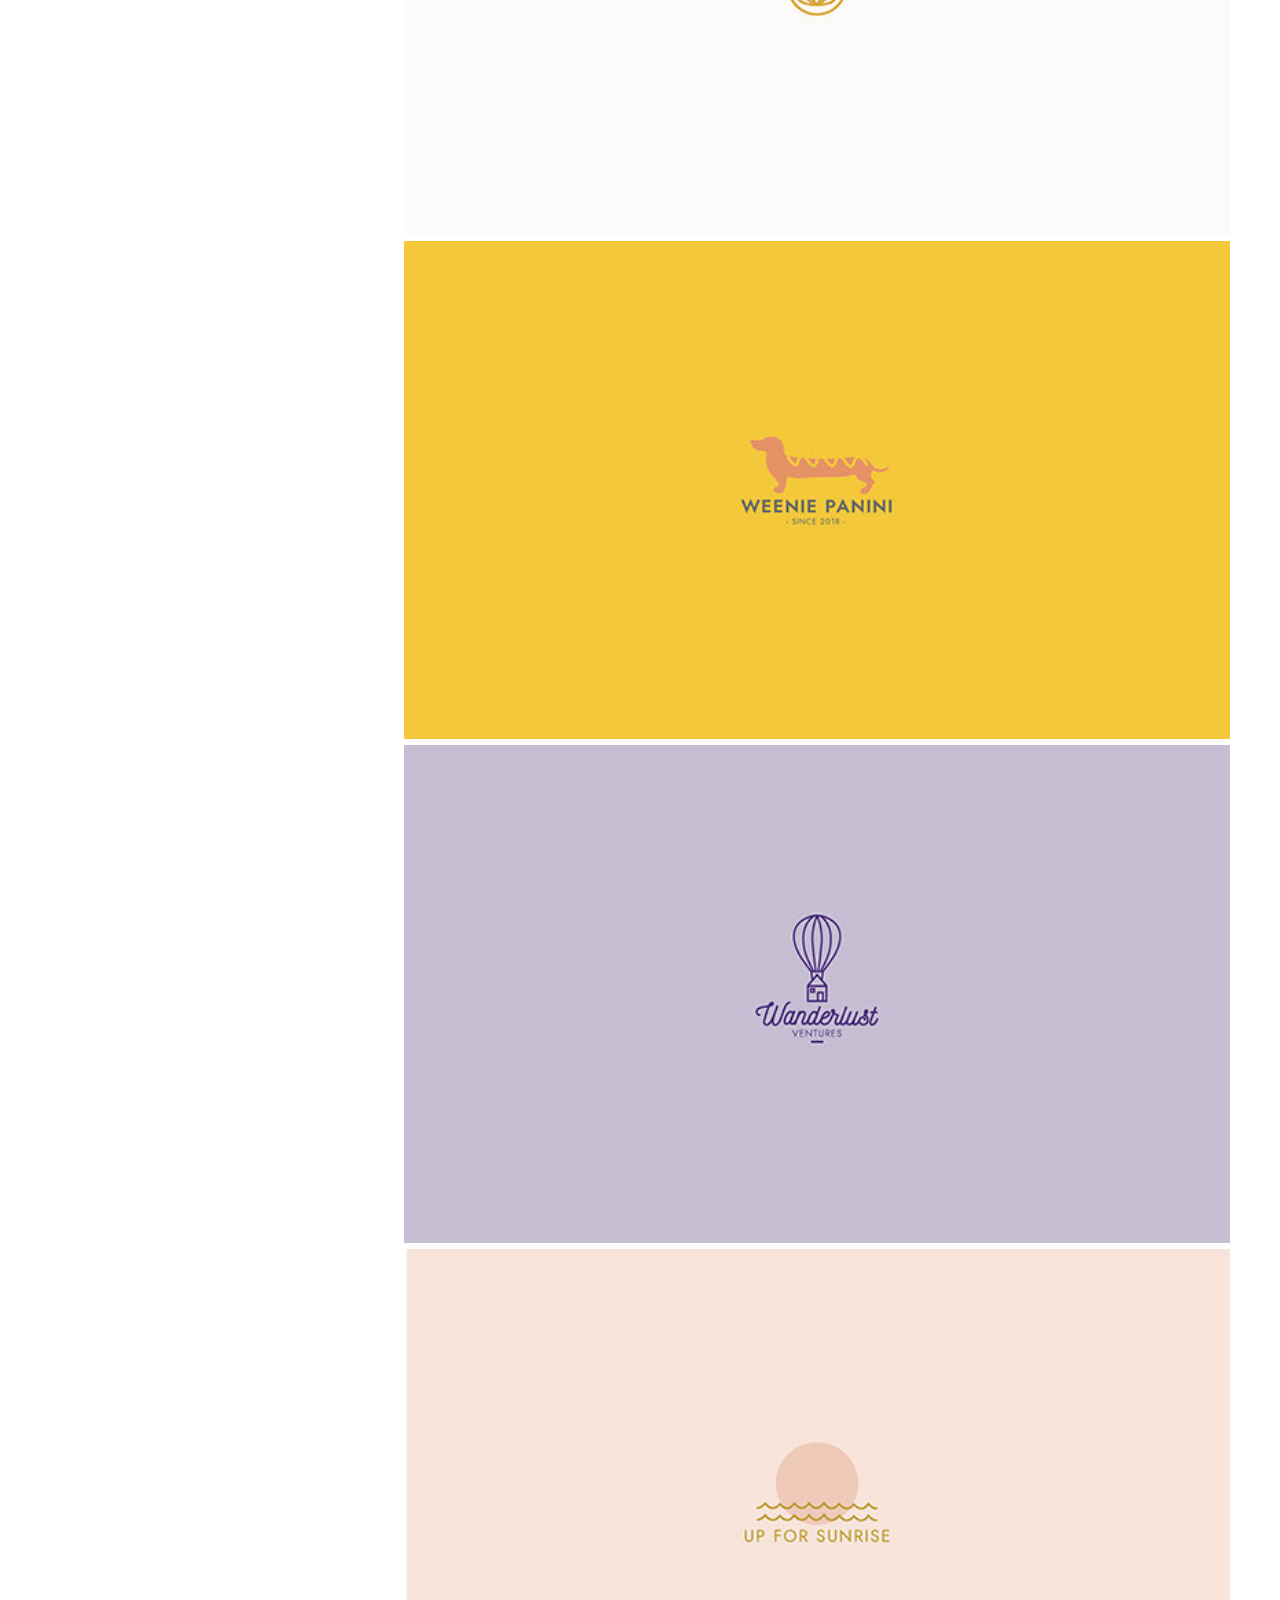
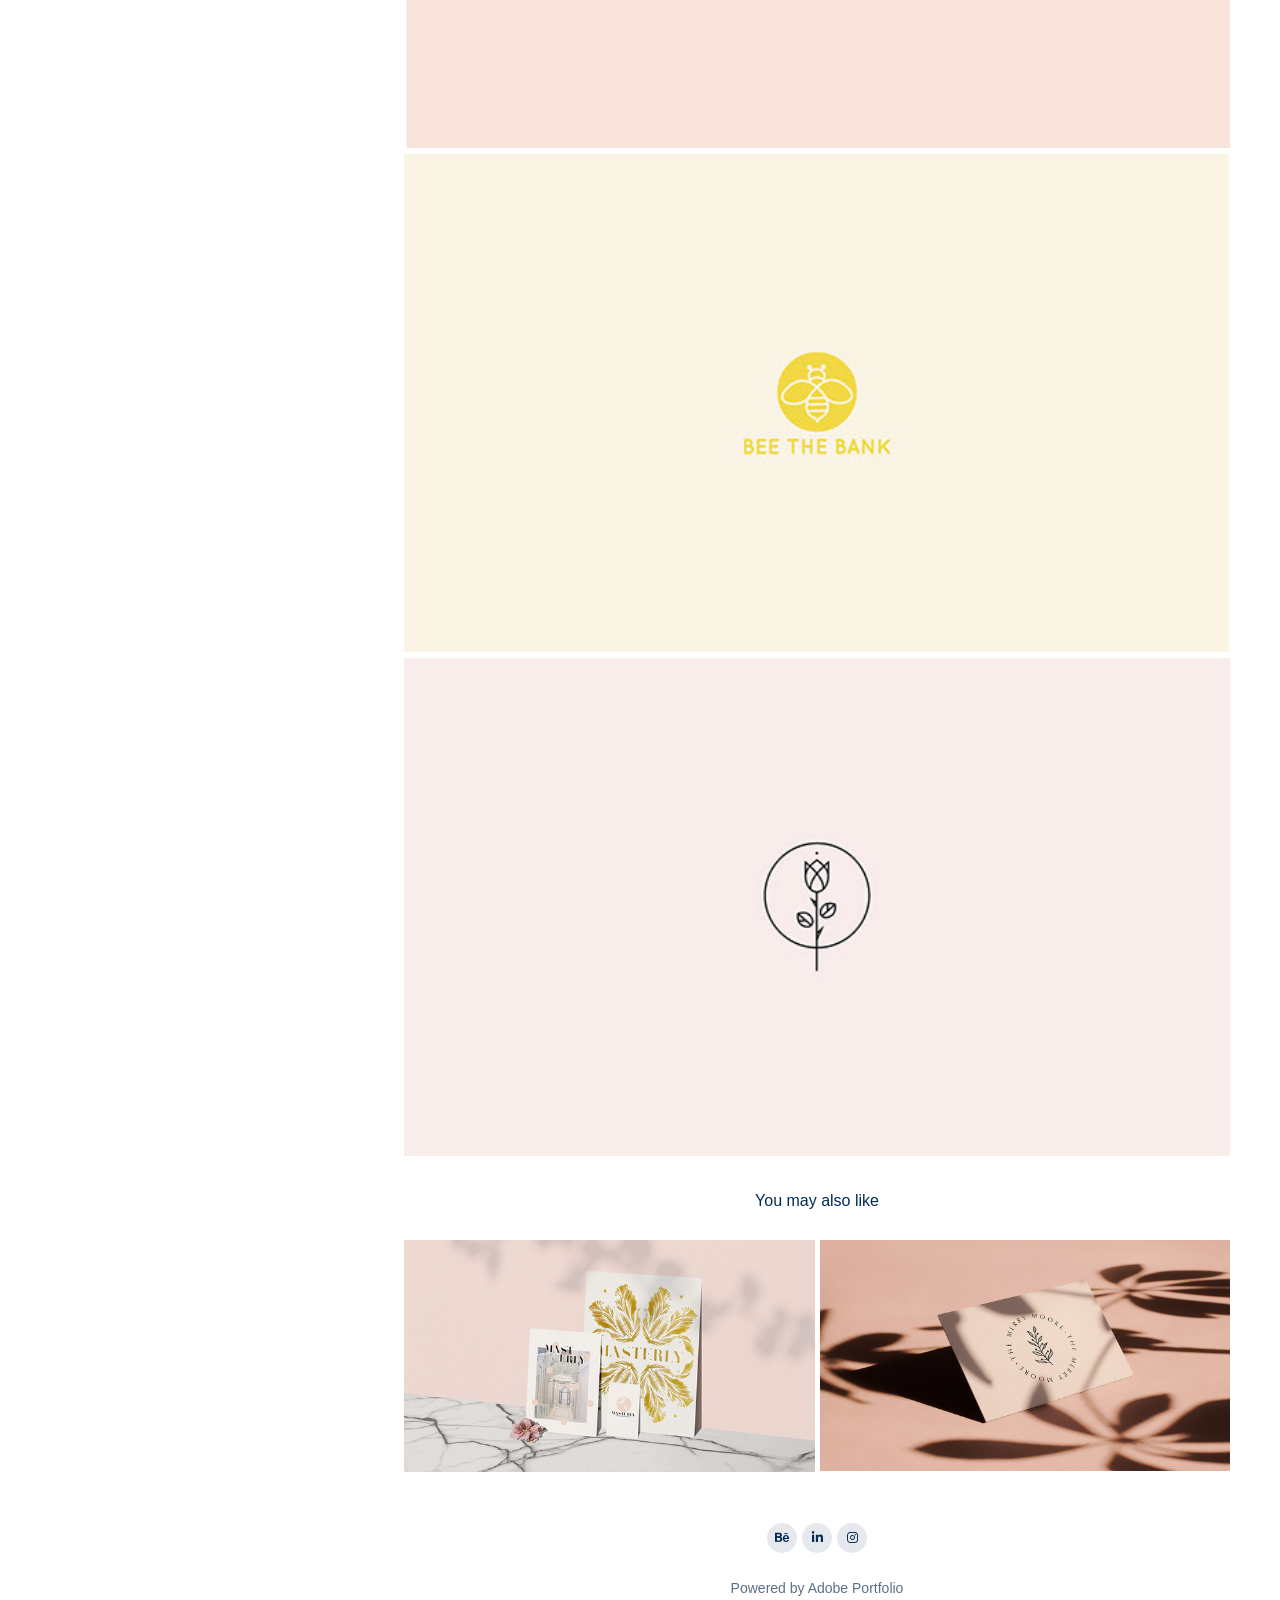
<file: logos-marks-logofolio.html>
<!DOCTYPE html>
<html lang="en">
  <head>
    <meta charset="UTF-8" />
    <meta http-equiv="X-UA-Compatible" content="IE=edge" />
    <meta name="viewport" content="width=device-width, initial-scale=1.0" />
    <link rel="stylesheet" href="Css/logos-marks-logofolio.css" />

    <!-- AWESOME CDN -->
    <link
      rel="stylesheet"
      href="https://cdnjs.cloudflare.com/ajax/libs/font-awesome/6.4.0/css/all.min.css"
      integrity="sha512-iecdLmaskl7CVkqkXNQ/ZH/XLlvWZOJyj7Yy7tcenmpD1ypASozpmT/E0iPtmFIB46ZmdtAc9eNBvH0H/ZpiBw=="
      crossorigin="anonymous"
      referrerpolicy="no-referrer"
    />

    <title>Logos & Marks - Logofolio</title>
  </head>
  <body>
    <div class="container">
      <header class="menu-container">
        <div class="header">
          <p class="title">Rose van der Ende</p>
          <!-- <i class="fa-sharp fa-solid fa-bars fa-2xl" style="color: #012b55;"></i> -->
          <div class="hamburger">
            <span class="bar"></span><span class="bar-middle"></span
            ><span class="bar"></span>
          </div>
        </div>
        <div class="menu">
          <nav class="navbar">
            <ul class="nav-menu">
              <li class="nav-item-diff">
                <a href="index.html" class="nav-link-diff">Work</a>
              </li>
              <li class="nav-item">
                <a href="kleur-theorie-book-design.html" class="nav-link"
                  >Kleur & Theorie - Book Design</a
                >
              </li>
              <li class="nav-item">
                <a href="#" class="nav-link active"
                  >Logos & Marks - Logofolio</a
                >
              </li>
              <li class="nav-item">
                <a href="the-merry-moore-branding.html" class="nav-link"
                  >The Marry Moore - Branding</a
                >
              </li>
              <li class="nav-item">
                <a href="aliza-levi-interiors-branding.html" class="nav-link"
                  >Aliza Levi Interiors - Branding</a
                >
              </li>
              <li class="nav-item">
                <a href="masterly-the-dutch-in-milano.html" class="nav-link"
                  >Masterly - The Dutch in Milano</a
                >
              </li>
              <li class="nav-item">
                <a href="louie-coffee-branding.html" class="nav-link"
                  >Louie Coffee - Branding</a
                >
              </li>
              <li class="nav-item">
                <a href="dogwood-branding.html" class="nav-link"
                  >Dogwood - Branding</a
                >
              </li>
              <li class="nav-item">
                <a href="loavies-newsletter-design.html" class="nav-link"
                  >Loavies Newsletter Design</a
                >
              </li>
              <li class="nav-item-diff">
                <a href="contact.html" class="nav-link-diff">Contact</a>
              </li>
            </ul>
          </nav>
          <div class="menu-footer">
            <div class="social-menu">
              <a href="https://www.behance.net/rosemarijn">
                <i
                  class="fa-brands fa-behance fa-2xl"
                  style="color: #012b55"
                ></i>
              </a>
            </div>
            <div class="social-menu">
              <a href="http://linkedin.com/in/rose-van-der-ende/">
                <i
                  class="fa-brands fa-linkedin-in fa-2xl"
                  style="color: #012b55"
                ></i>
              </a>
            </div>
            <div class="social-menu">
              <a href="http://instagram.com/roseende">
                <i
                  class="fa-brands fa-instagram fa-2xl"
                  style="color: #012b55"
                ></i>
              </a>
            </div>
          </div>
          <div class="menu-footer-desktop">
            <div class="social-menu-desktop">
              <a href="https://www.behance.net/rosemarijn">
                <i
                  class="fa-brands fa-behance fa-lg"
                  style="color: #012b55"
                ></i>
              </a>
            </div>
            <div class="social-menu-desktop">
              <a href="http://linkedin.com/in/rose-van-der-ende/">
                <i
                  class="fa-brands fa-linkedin-in fa-lg"
                  style="color: #012b55"
                ></i>
              </a>
            </div>
            <div class="social-menu-desktop">
              <a href="http://instagram.com/roseende">
                <i
                  class="fa-brands fa-instagram fa-lg"
                  style="color: #012b55"
                ></i>
              </a>
            </div>
          </div>
        </div>
      </header>
      <div class="body-container">
        <div class="description">
          <p class="text-title">Logos & Marks - Logofolio</p>
          <p class="text">A collection of Logos & Marks.</p>
        </div>
        <div class="gallery">
          <div class="img">
            <img
              class="images"
              src="Images/logos-marks-logofolio/img1.jpg"
              alt="logos"
            />
          </div>
          <div class="img">
            <img
              class="images"
              src="Images/logos-marks-logofolio/img2.jpg"
              alt="logos"
            />
          </div>
          <div class="img">
            <img
              class="images"
              src="Images/logos-marks-logofolio/img3.jpg"
              alt="logos"
            />
          </div>
          <div class="img">
            <img
              class="images"
              src="Images/logos-marks-logofolio/img4.jpg"
              alt="logos"
            />
          </div>
          <div class="img">
            <img
              class="images"
              src="Images/logos-marks-logofolio/img5.jpg"
              alt="logos"
            />
          </div>
          <div class="img">
            <img
              class="images"
              src="Images/logos-marks-logofolio/img6.jpg"
              alt="logos"
            />
          </div>
          <div class="img">
            <img
              class="images"
              src="Images/logos-marks-logofolio/img7.jpg"
              alt="logos"
            />
          </div>
          <div class="img">
            <img
              class="images"
              src="Images/logos-marks-logofolio/img8.jpg"
              alt="logos"
            />
          </div>
          <div class="img">
            <img
              class="images"
              src="Images/logos-marks-logofolio/img9.jpg"
              alt="logos"
            />
          </div>
          <div class="img">
            <img
              class="images"
              src="Images/logos-marks-logofolio/img10.jpg"
              alt="logos"
            />
          </div>
          <div class="img">
            <img
              class="images"
              src="Images/logos-marks-logofolio/img11.jpg"
              alt="logos"
            />
          </div>
          <div class="img">
            <img
              class="images"
              src="Images/logos-marks-logofolio/img12.jpg"
              alt="logos"
            />
          </div>
          <div class="img">
            <img
              class="images"
              src="Images/logos-marks-logofolio/img13.jpg"
              alt="logos"
            />
          </div>
          <div class="img">
            <img
              class="images"
              src="Images/logos-marks-logofolio/img14.jpg"
              alt="logos"
            />
          </div>
          <div class="img">
            <img
              class="images"
              src="Images/logos-marks-logofolio/img15.jpg"
              alt="logos"
            />
          </div>
          <div class="img">
            <img
              class="images"
              src="Images/logos-marks-logofolio/img16.jpg"
              alt="logos"
            />
          </div>
          <div class="img">
            <img
              class="images"
              src="Images/logos-marks-logofolio/img17.jpg"
              alt="logos"
            />
          </div>
          <div class="img">
            <img
              class="images"
              src="Images/logos-marks-logofolio/img18.jpg"
              alt="logos"
            />
          </div>
          <div class="img">
            <img
              class="images"
              src="Images/logos-marks-logofolio/img19.jpg"
              alt="logos"
            />
          </div>
          <div class="img">
            <img
              class="images"
              src="Images/logos-marks-logofolio/img20.jpg"
              alt="logos"
            />
          </div>
          <div class="img">
            <img
              class="images"
              src="Images/logos-marks-logofolio/img21.jpg"
              alt="logos"
            />
          </div>
          <div class="img">
            <img
              class="images"
              src="Images/logos-marks-logofolio/img22.jpg"
              alt="logos"
            />
          </div>
          <div class="img">
            <img
              class="images"
              src="Images/logos-marks-logofolio/img23.jpg"
              alt="logos"
            />
          </div>
          <div class="img">
            <img
              class="images"
              src="Images/logos-marks-logofolio/img24.jpg"
              alt="logos"
            />
          </div>
          <div class="relative-products">You may also like</div>
          <div class="img-relative">
            <div class="img">
              <img
                class="images"
                src="Images/work/masterly.jpg"
                alt="masterly"
              />
              <div class="img-cover">
                <div class="img-year">2018</div>
                <div class="img-text">Masterly - The Dutch in Milano</div>
              </div>
            </div>
            <div class="img-relative-desktop">
              <img
                class="images"
                src="Images/work/branding.jpg"
                alt="branding"
              />
              <div class="img-cover">
                <div class="img-year">2018</div>
                <div class="img-text">The Merry Moore - Branding</div>
              </div>
            </div>
          </div>
        </div>

        <div class="footer">
          <div class="footer-icons">
            <div class="social">
              <a href="https://www.behance.net/rosemarijn"
                ><i
                  class="fa-brands fa-behance fa-lg"
                  style="color: #012b55"
                ></i
              ></a>
            </div>
            <div class="social">
              <a href="http://linkedin.com/in/rose-van-der-ende/">
                <i
                  class="fa-brands fa-linkedin-in fa-lg"
                  style="color: #012b55"
                ></i>
              </a>
            </div>
            <div class="social">
              <a href="http://instagram.com/roseende">
                <i
                  class="fa-brands fa-instagram fa-lg"
                  style="color: #012b55"
                ></i>
              </a>
            </div>
          </div>
          <a class="copyright" href="http://portfolio.adobe.com/"
            >Powered by Adobe Portfolio</a
          >
        </div>
      </div>
    </div>
    <div class="top">
      <button onclick="topFunction()" id="myBtn" title="Go to top">
        <i
          class="fa-solid fa-arrow-up fa-bounce fa-2xl"
          style="color: #012b55"
        ></i>
      </button>
    </div>
    <script src="Scripts/scripts.js"></script>
  </body>
</html>
</file>
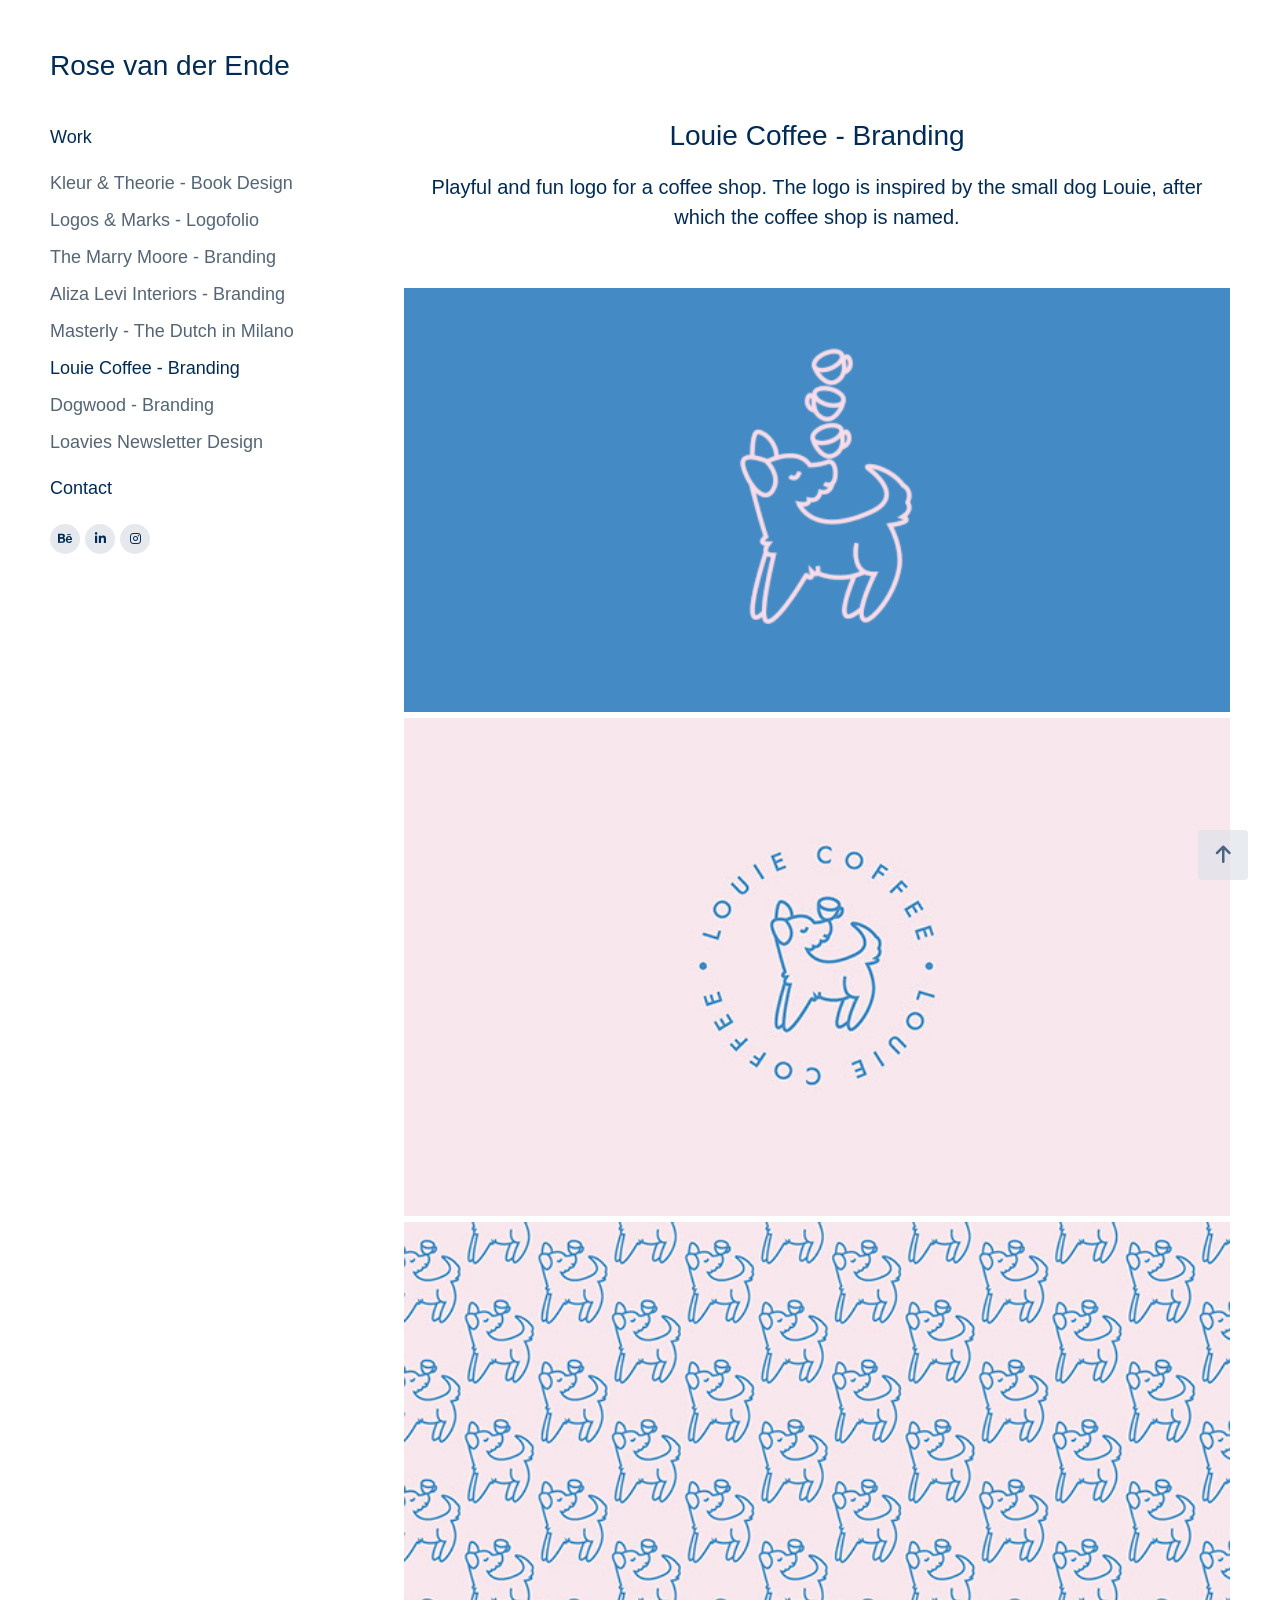
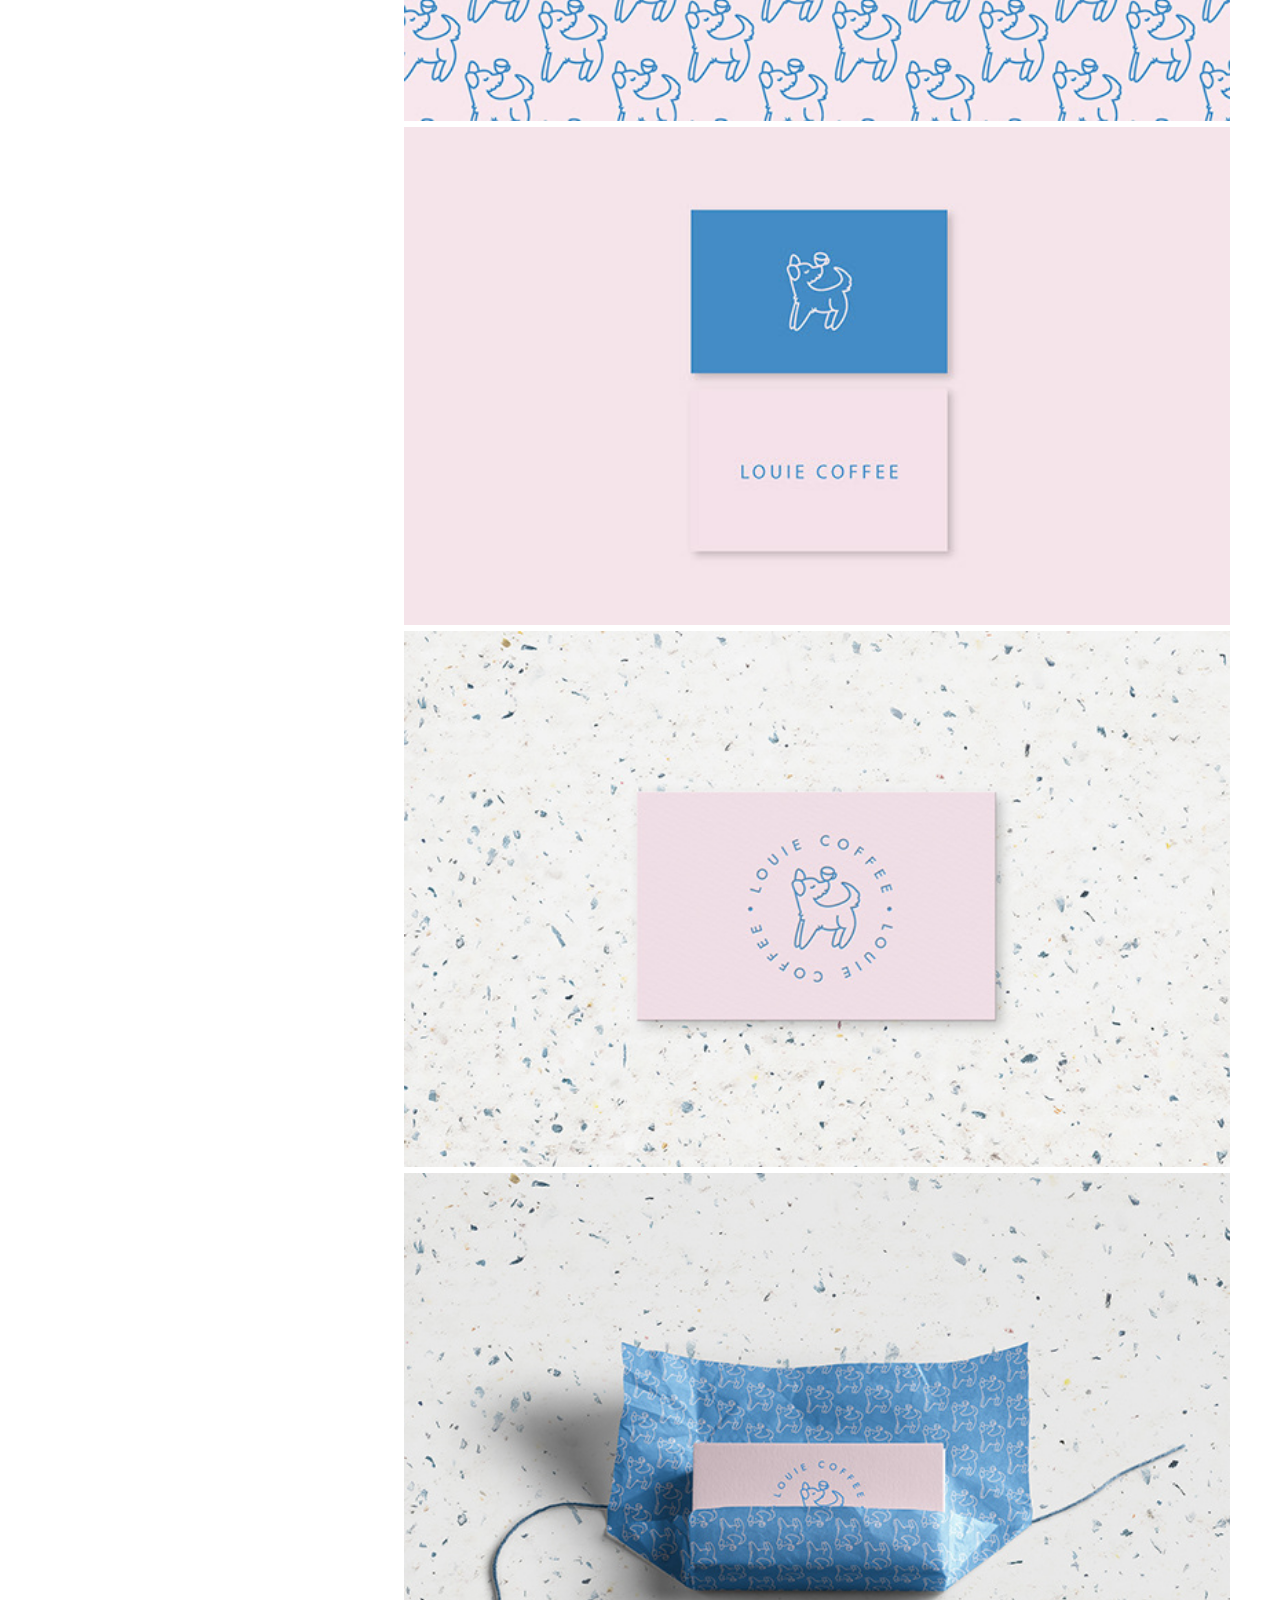
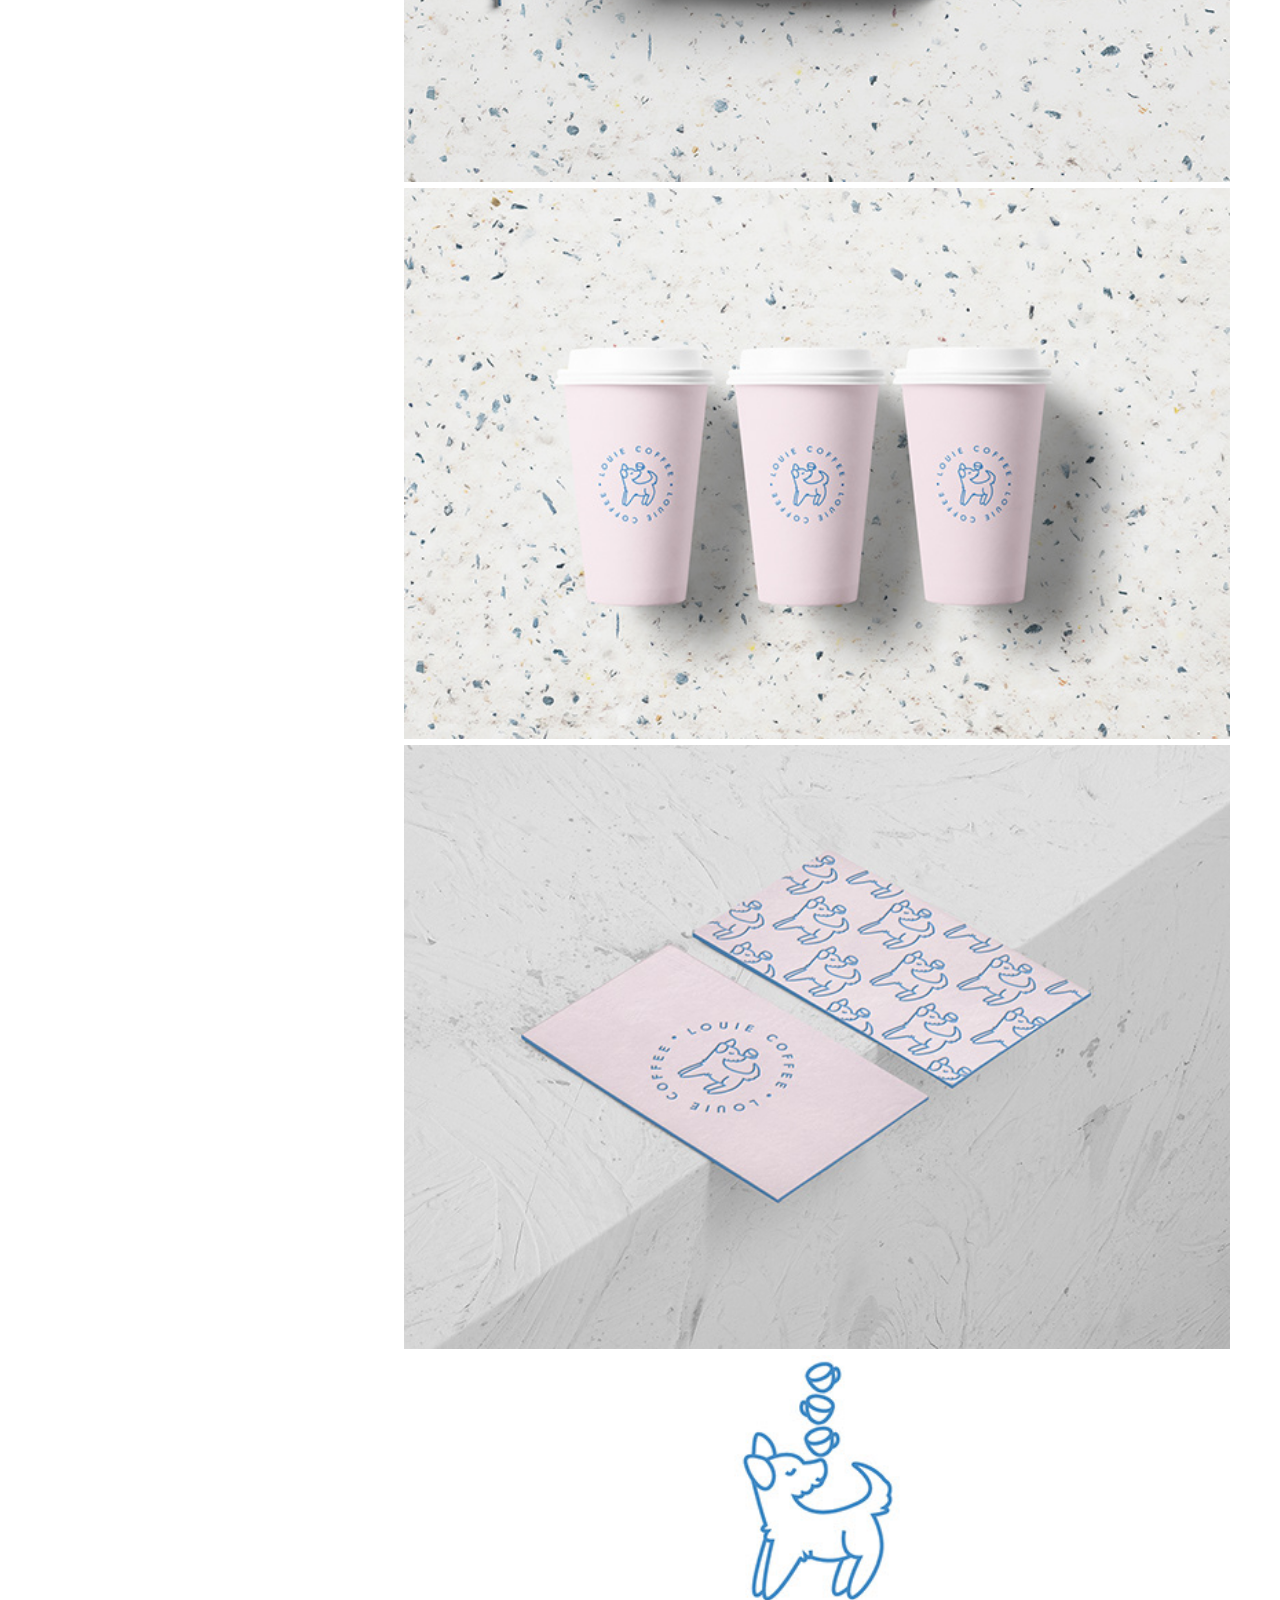
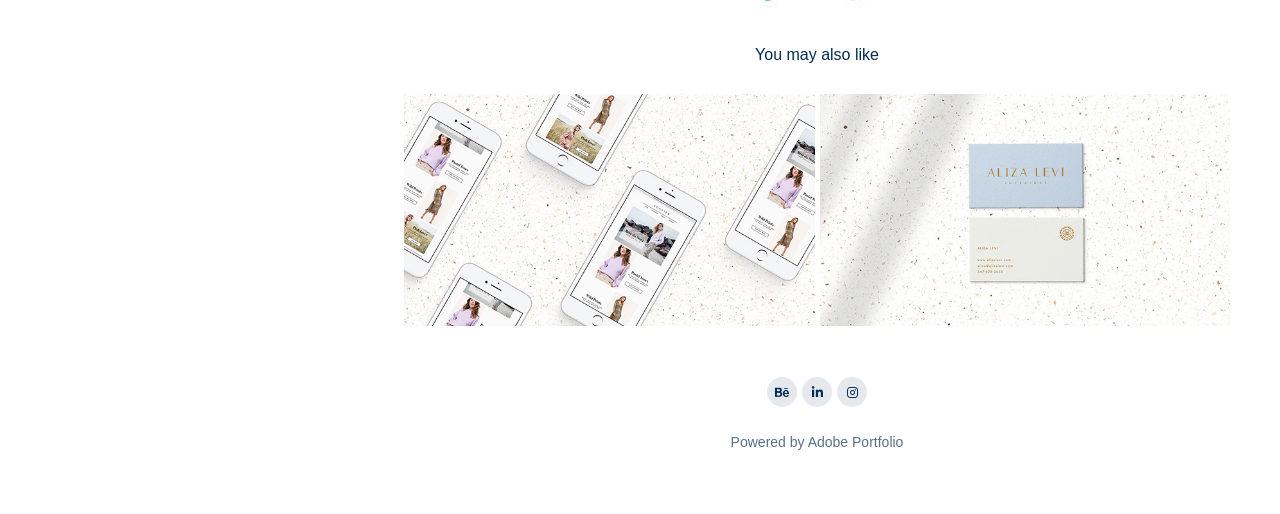
<file: louie-coffee-branding.html>
<!DOCTYPE html>
<html lang="en">
  <head>
    <meta charset="UTF-8" />
    <meta http-equiv="X-UA-Compatible" content="IE=edge" />
    <meta name="viewport" content="width=device-width, initial-scale=1.0" />
    <link rel="stylesheet" href="Css/louie-coffee-branding.css" />

    <!-- AWESOME CDN -->
    <link
      rel="stylesheet"
      href="https://cdnjs.cloudflare.com/ajax/libs/font-awesome/6.4.0/css/all.min.css"
      integrity="sha512-iecdLmaskl7CVkqkXNQ/ZH/XLlvWZOJyj7Yy7tcenmpD1ypASozpmT/E0iPtmFIB46ZmdtAc9eNBvH0H/ZpiBw=="
      crossorigin="anonymous"
      referrerpolicy="no-referrer"
    />

    <title>Louie Coffee - Branding</title>
  </head>
  <body>
    <div class="container">
      <header class="menu-container">
        <div class="header">
          <p class="title">Rose van der Ende</p>
          <!-- <i class="fa-sharp fa-solid fa-bars fa-2xl" style="color: #012b55;"></i> -->
          <div class="hamburger">
            <span class="bar"></span><span class="bar-middle"></span
            ><span class="bar"></span>
          </div>
        </div>
        <div class="menu">
          <nav class="navbar">
            <ul class="nav-menu">
              <li class="nav-item-diff">
                <a href="index.html" class="nav-link-diff">Work</a>
              </li>
              <li class="nav-item">
                <a href="kleur-theorie-book-design.html" class="nav-link"
                  >Kleur & Theorie - Book Design</a
                >
              </li>
              <li class="nav-item">
                <a href="logos-marks-logofolio.html" class="nav-link"
                  >Logos & Marks - Logofolio</a
                >
              </li>
              <li class="nav-item">
                <a href="the-merry-moore-branding.html" class="nav-link"
                  >The Marry Moore - Branding</a
                >
              </li>
              <li class="nav-item">
                <a href="aliza-levi-interiors-branding.html" class="nav-link"
                  >Aliza Levi Interiors - Branding</a
                >
              </li>
              <li class="nav-item">
                <a href="masterly-the-dutch-in-milano.html" class="nav-link"
                  >Masterly - The Dutch in Milano</a
                >
              </li>
              <li class="nav-item">
                <a href="#" class="nav-link active">Louie Coffee - Branding</a>
              </li>
              <li class="nav-item">
                <a href="dogwood-branding.html" class="nav-link"
                  >Dogwood - Branding</a
                >
              </li>
              <li class="nav-item">
                <a href="loavies-newsletter-design.html" class="nav-link"
                  >Loavies Newsletter Design</a
                >
              </li>
              <li class="nav-item-diff">
                <a href="contact.html" class="nav-link-diff">Contact</a>
              </li>
            </ul>
          </nav>
          <div class="menu-footer">
            <div class="social-menu">
              <a href="https://www.behance.net/rosemarijn">
                <i
                  class="fa-brands fa-behance fa-2xl"
                  style="color: #012b55"
                ></i>
              </a>
            </div>
            <div class="social-menu">
              <a href="http://linkedin.com/in/rose-van-der-ende/">
                <i
                  class="fa-brands fa-linkedin-in fa-2xl"
                  style="color: #012b55"
                ></i>
              </a>
            </div>
            <div class="social-menu">
              <a href="http://instagram.com/roseende">
                <i
                  class="fa-brands fa-instagram fa-2xl"
                  style="color: #012b55"
                ></i>
              </a>
            </div>
          </div>
          <div class="menu-footer-desktop">
            <div class="social-menu-desktop">
              <a href="https://www.behance.net/rosemarijn">
                <i
                  class="fa-brands fa-behance fa-lg"
                  style="color: #012b55"
                ></i>
              </a>
            </div>
            <div class="social-menu-desktop">
              <a href="http://linkedin.com/in/rose-van-der-ende/">
                <i
                  class="fa-brands fa-linkedin-in fa-lg"
                  style="color: #012b55"
                ></i>
              </a>
            </div>
            <div class="social-menu-desktop">
              <a href="http://instagram.com/roseende">
                <i
                  class="fa-brands fa-instagram fa-lg"
                  style="color: #012b55"
                ></i>
              </a>
            </div>
          </div>
        </div>
      </header>
      <div class="body-container">
        <div class="description">
          <p class="text-title">Louie Coffee - Branding</p>
          <p class="text">
            Playful and fun logo for a coffee shop. The logo is inspired by the
            small dog Louie, after which the coffee shop is named.
          </p>
        </div>
        <div class="gallery">
          <div class="img">
            <img class="images" src="Images/louie-coffee-branding/img1.gif" />
          </div>
          <div class="img">
            <img class="images" src="Images/louie-coffee-branding/img2.jpg" />
          </div>
          <div class="img">
            <img class="images" src="Images/louie-coffee-branding/img3.jpg" />
          </div>
          <div class="img">
            <img class="images" src="Images/louie-coffee-branding/img4.jpg" />
          </div>
          <div class="img">
            <img class="images" src="Images/louie-coffee-branding/img5.jpg" />
          </div>
          <div class="img">
            <img class="images" src="Images/louie-coffee-branding/img6.jpg" />
          </div>
          <div class="img">
            <img class="images" src="Images/louie-coffee-branding/img7.jpg" />
          </div>
          <div class="img">
            <img class="images" src="Images/louie-coffee-branding/img8.jpg" />
          </div>
          <div class="img">
            <img class="images" src="Images/louie-coffee-branding/img9.jpg" />
          </div>
          <div class="relative-products">You may also like</div>

          <div class="img-relative">
            <div class="img">
              <img
                class="images"
                src="Images/work/loavies.jpg"
                alt="loavies newsletter"
              />
              <div class="img-cover">
                <div class="img-year">2018</div>
                <div class="img-text">Loavies Newsletter Design</div>
              </div>
            </div>
            <div class="img-relative-desktop">
              <img class="images" src="Images/work/aliza.jpg" alt="aliza" />
              <div class="img-cover">
                <div class="img-year">2018</div>
                <div class="img-text">Aliza Levi Interiors - Branding</div>
              </div>
            </div>
          </div>
        </div>

        <div class="footer">
          <div class="footer-icons">
            <div class="social">
              <a href="https://www.behance.net/rosemarijn"
                ><i
                  class="fa-brands fa-behance fa-lg"
                  style="color: #012b55"
                ></i
              ></a>
            </div>
            <div class="social">
              <a href="http://linkedin.com/in/rose-van-der-ende/">
                <i
                  class="fa-brands fa-linkedin-in fa-lg"
                  style="color: #012b55"
                ></i>
              </a>
            </div>
            <div class="social">
              <a href="http://instagram.com/roseende">
                <i
                  class="fa-brands fa-instagram fa-lg"
                  style="color: #012b55"
                ></i>
              </a>
            </div>
          </div>
          <a class="copyright" href="http://portfolio.adobe.com/"
            >Powered by Adobe Portfolio</a
          >
        </div>
      </div>
    </div>
    <div class="top">
      <button onclick="topFunction()" id="myBtn" title="Go to top">
        <i
          class="fa-solid fa-arrow-up fa-bounce fa-2xl"
          style="color: #012b55"
        ></i>
      </button>
    </div>
    <script src="Scripts/scripts.js"></script>
  </body>
</html>
</file>
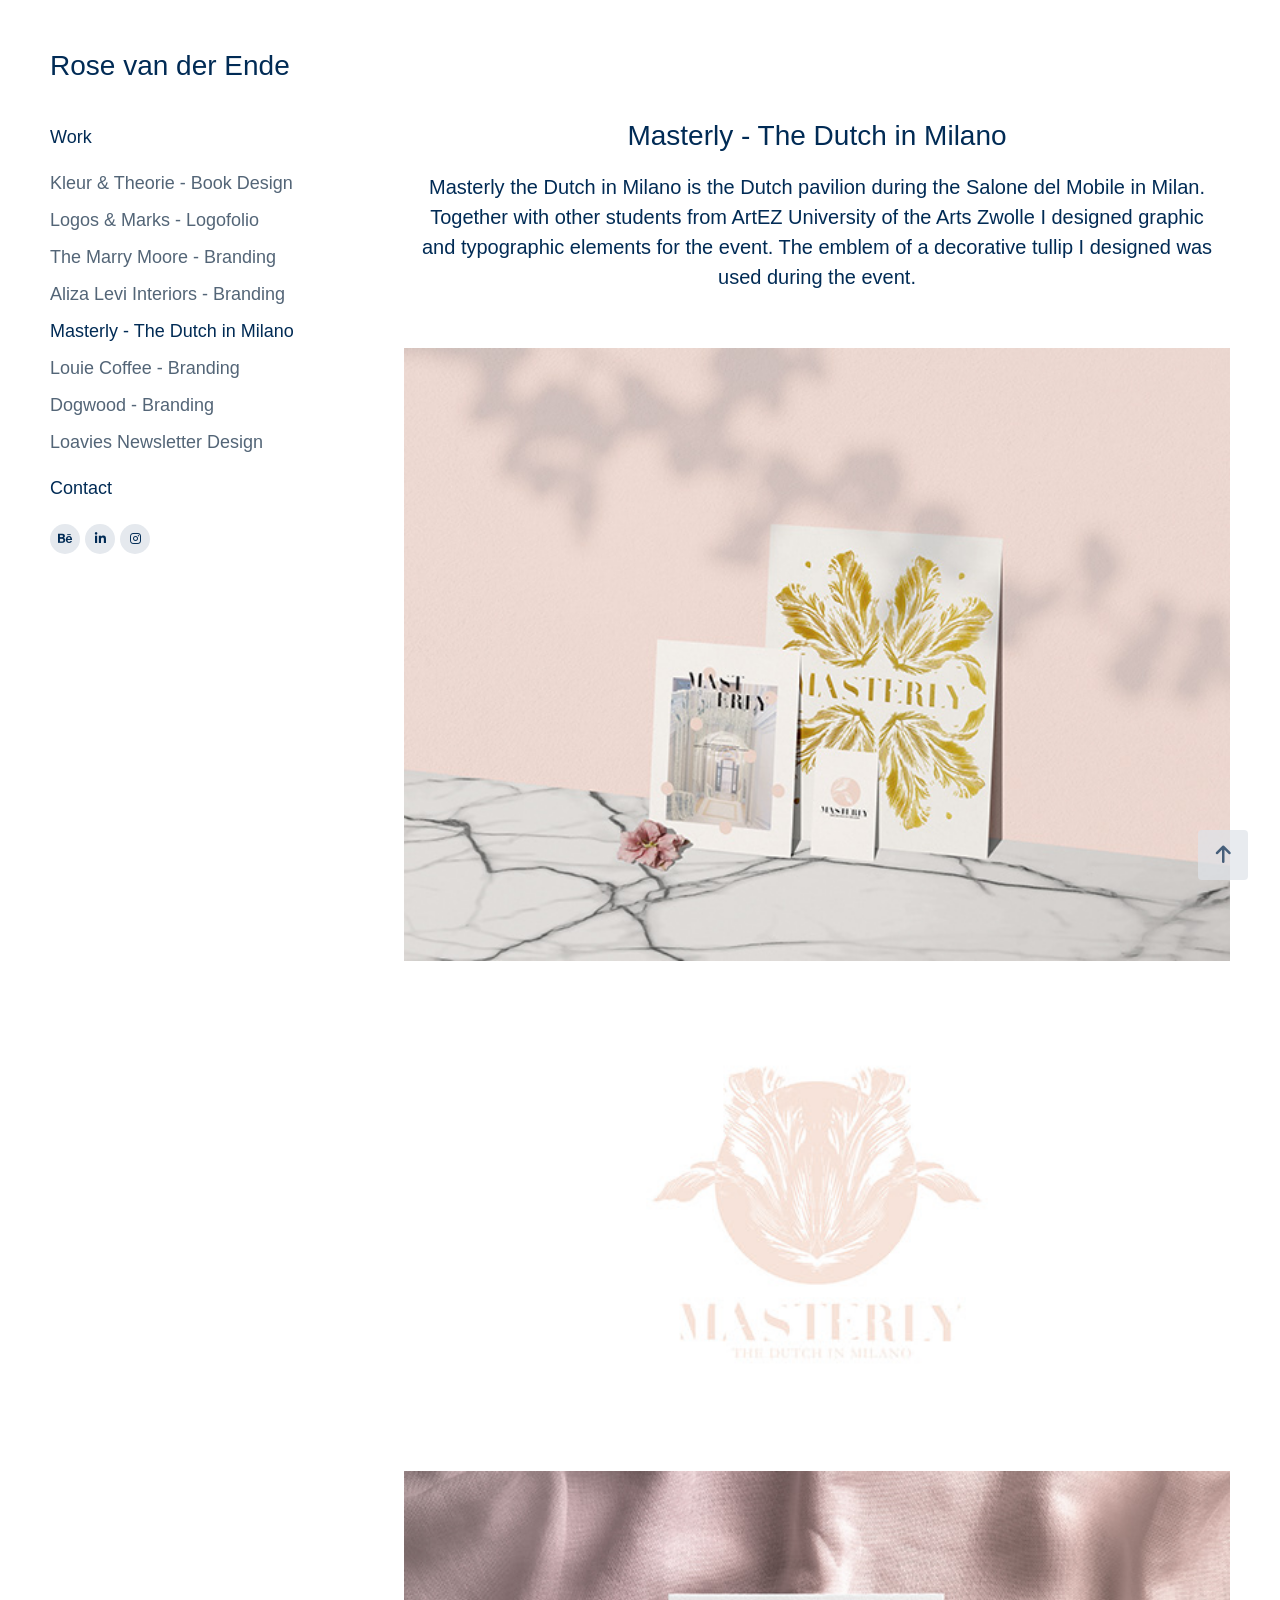
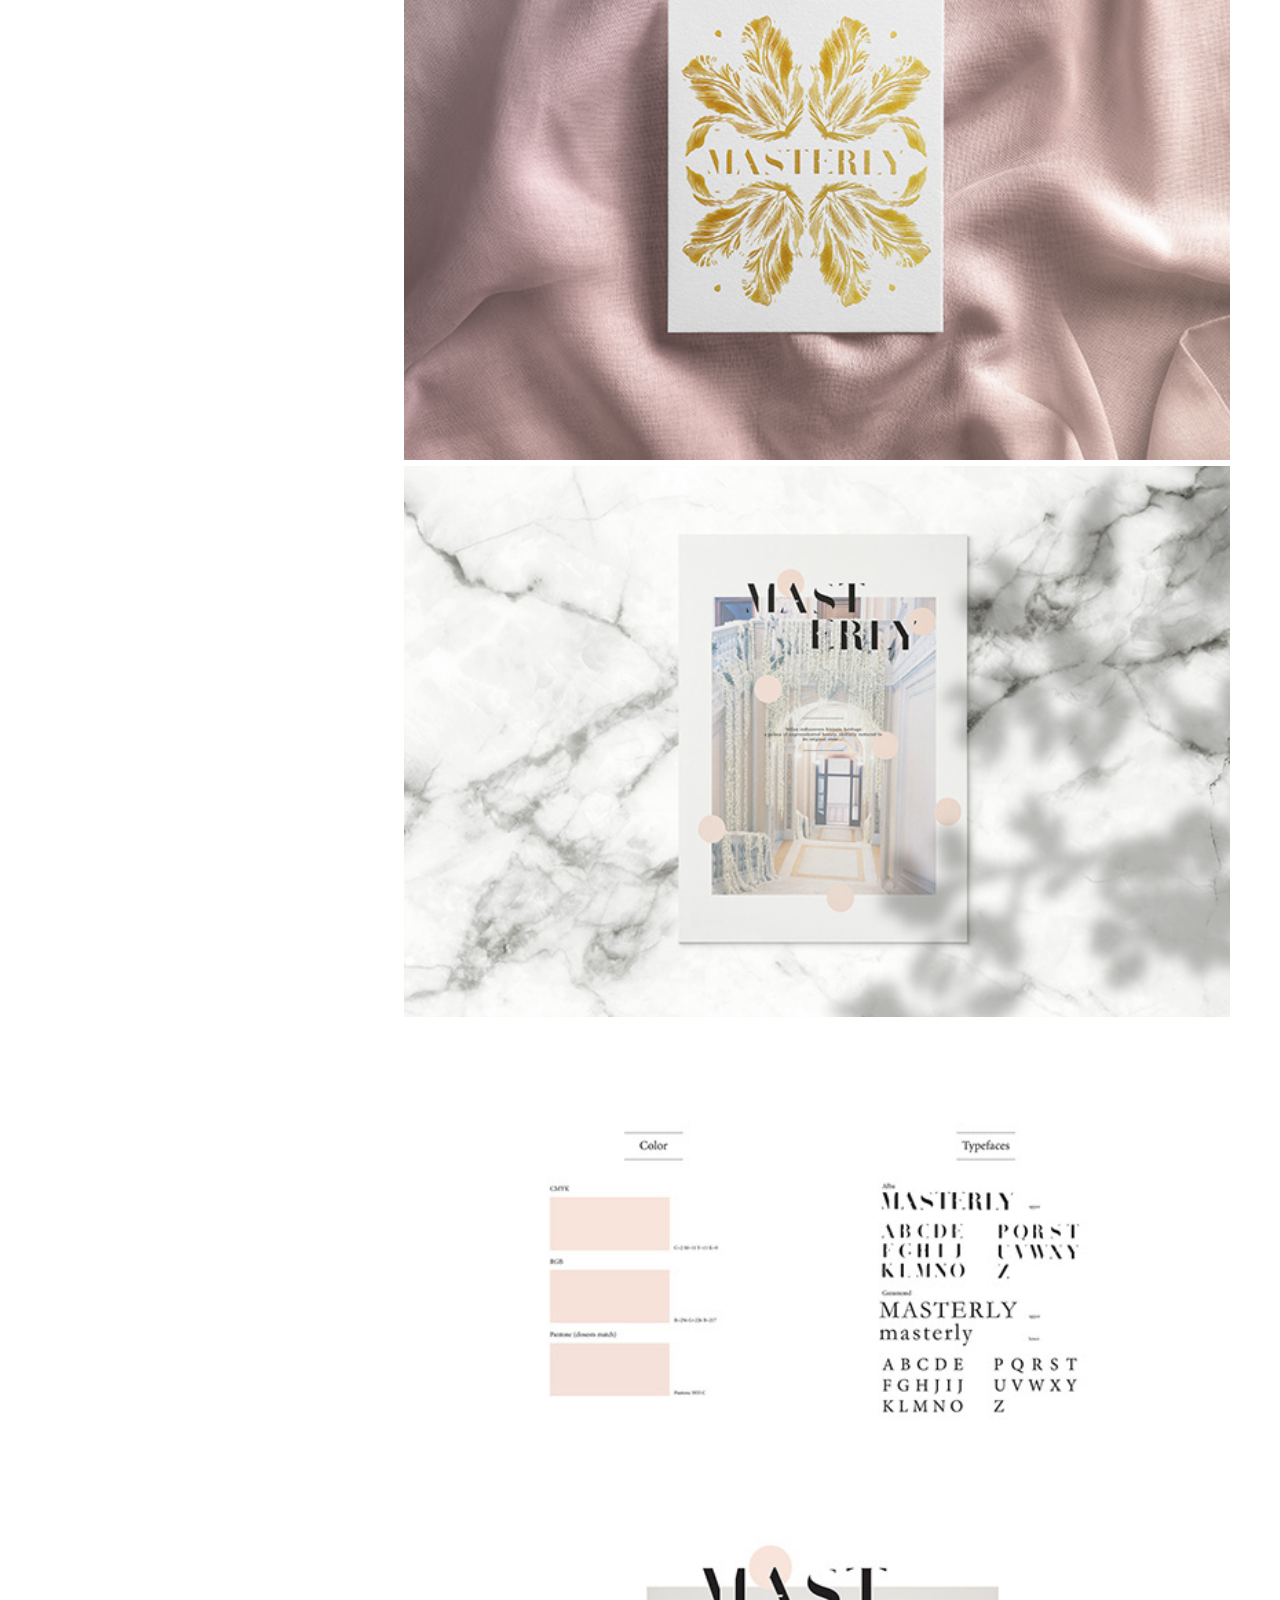
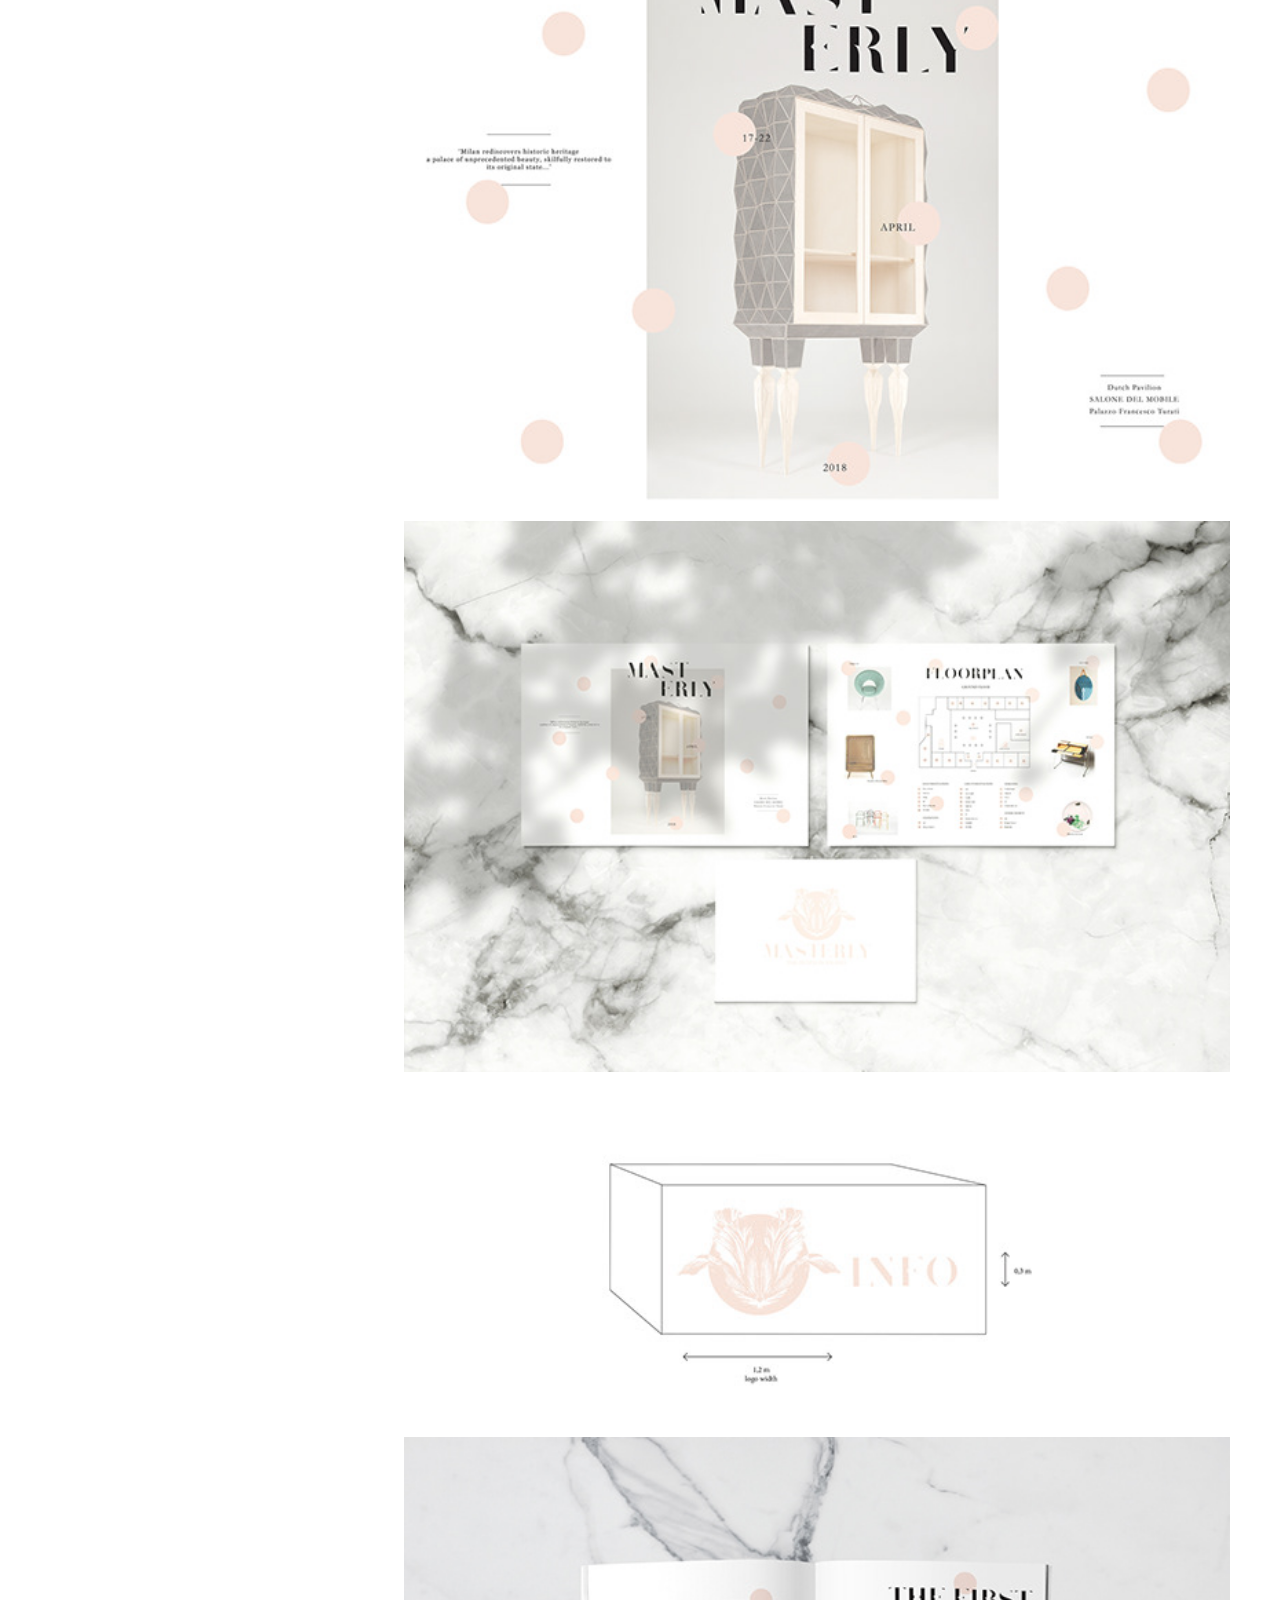
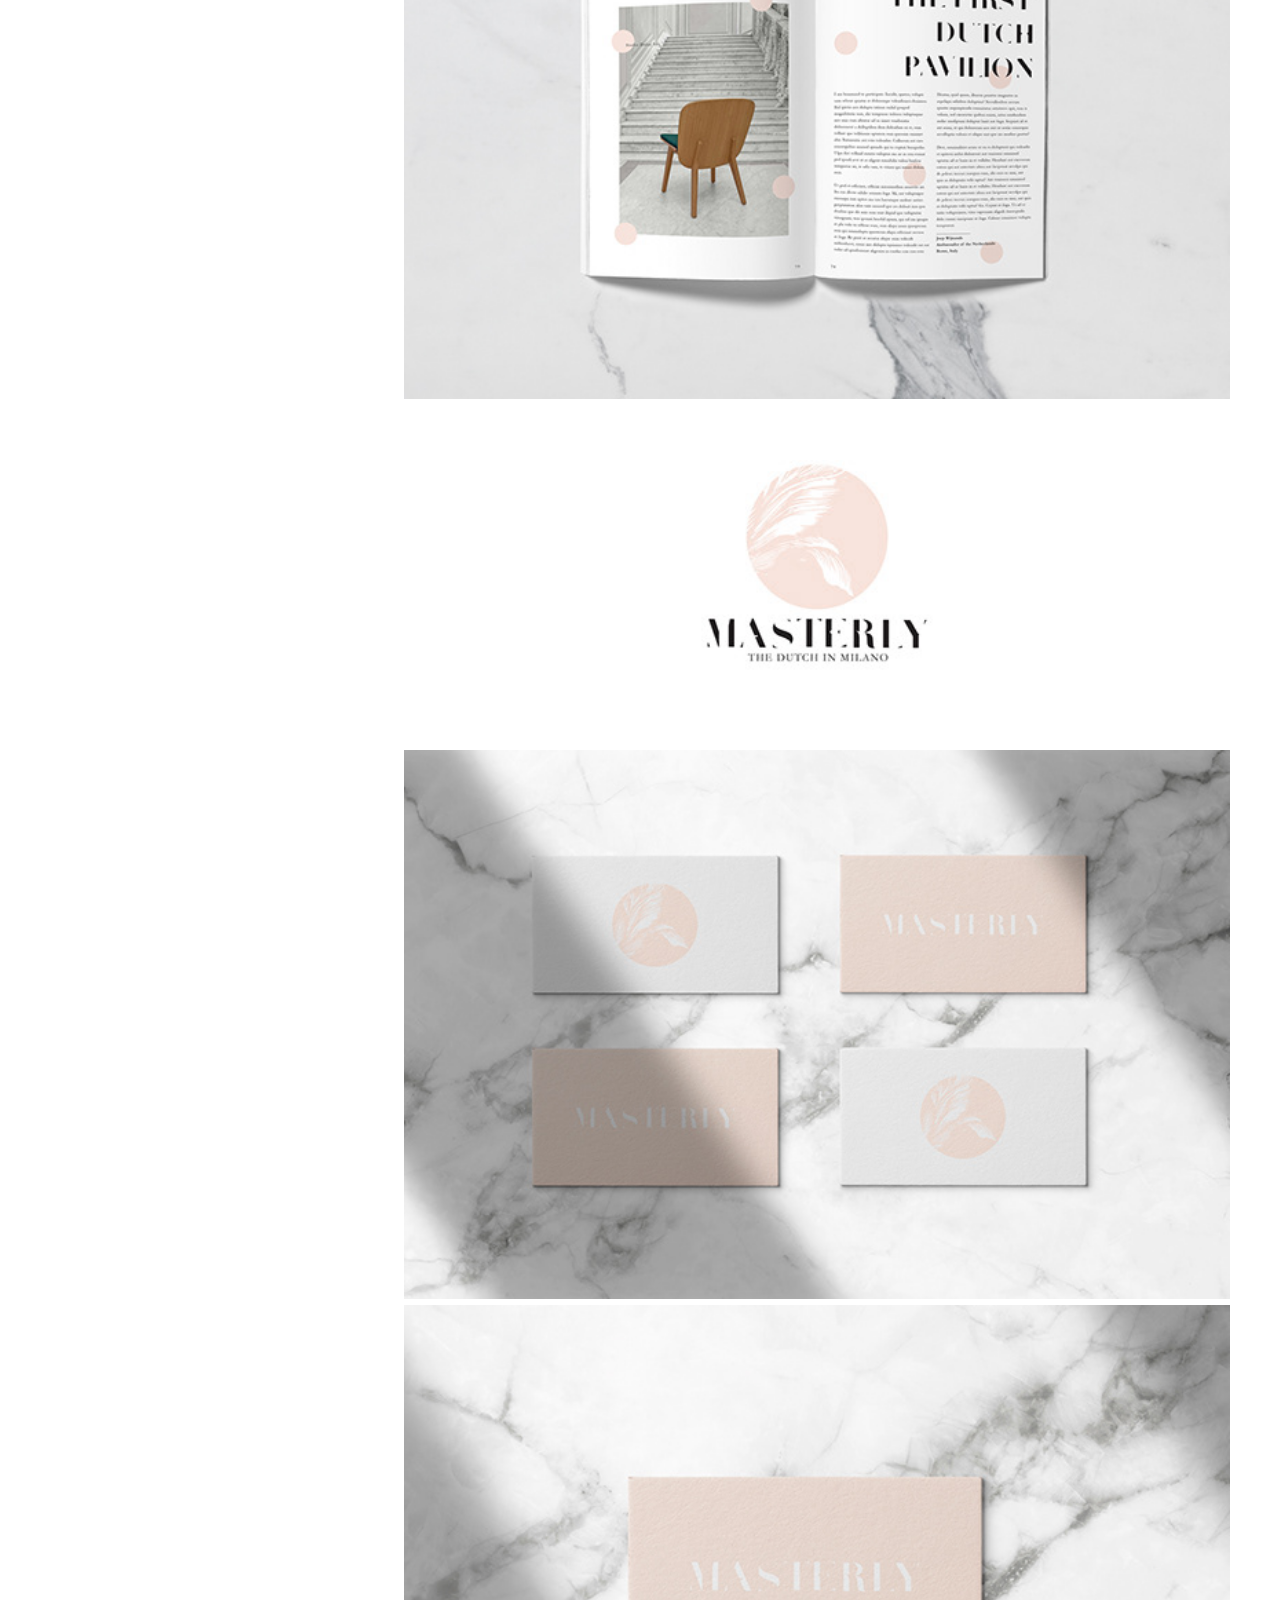
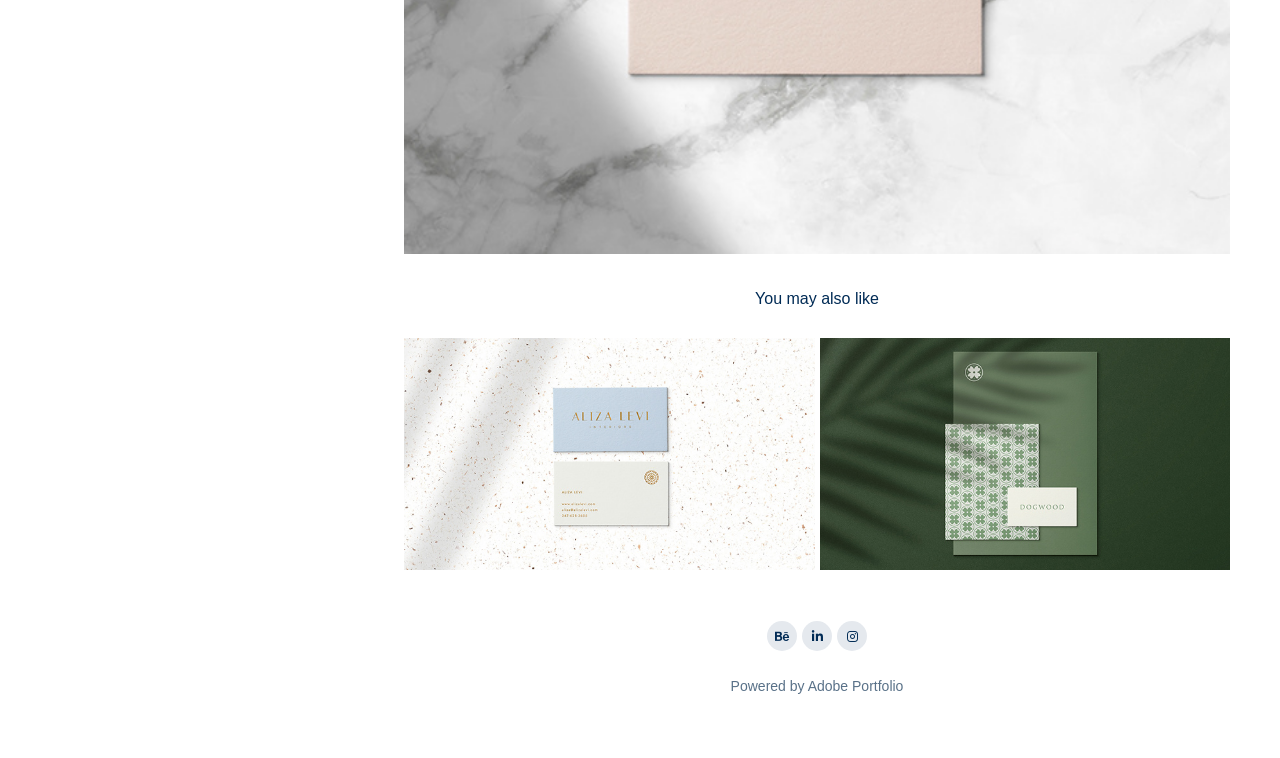
<file: masterly-the-dutch-in-milano.html>
<!DOCTYPE html>
<html lang="en">
  <head>
    <meta charset="UTF-8" />
    <meta http-equiv="X-UA-Compatible" content="IE=edge" />
    <meta name="viewport" content="width=device-width, initial-scale=1.0" />
    <link rel="stylesheet" href="Css/masterly-the-dutch-in-milano.css" />

    <!-- AWESOME CDN -->
    <link
      rel="stylesheet"
      href="https://cdnjs.cloudflare.com/ajax/libs/font-awesome/6.4.0/css/all.min.css"
      integrity="sha512-iecdLmaskl7CVkqkXNQ/ZH/XLlvWZOJyj7Yy7tcenmpD1ypASozpmT/E0iPtmFIB46ZmdtAc9eNBvH0H/ZpiBw=="
      crossorigin="anonymous"
      referrerpolicy="no-referrer"
    />

    <title>Masterly - The Dutch in Milano</title>
  </head>
  <body>
    <div class="container">
      <header class="menu-container">
        <div class="header">
          <p class="title">Rose van der Ende</p>
          <!-- <i class="fa-sharp fa-solid fa-bars fa-2xl" style="color: #012b55;"></i> -->
          <div class="hamburger">
            <span class="bar"></span><span class="bar-middle"></span
            ><span class="bar"></span>
          </div>
        </div>
        <div class="menu">
          <nav class="navbar">
            <ul class="nav-menu">
              <li class="nav-item-diff">
                <a href="index.html" class="nav-link-diff">Work</a>
              </li>
              <li class="nav-item">
                <a href="kleur-theorie-book-design.html" class="nav-link"
                  >Kleur & Theorie - Book Design</a
                >
              </li>
              <li class="nav-item">
                <a href="logos-marks-logofolio.html" class="nav-link"
                  >Logos & Marks - Logofolio</a
                >
              </li>
              <li class="nav-item">
                <a href="the-merry-moore-branding.html" class="nav-link"
                  >The Marry Moore - Branding</a
                >
              </li>
              <li class="nav-item">
                <a href="aliza-levi-interiors-branding.html" class="nav-link"
                  >Aliza Levi Interiors - Branding</a
                >
              </li>
              <li class="nav-item">
                <a href="#" class="nav-link active"
                  >Masterly - The Dutch in Milano</a
                >
              </li>
              <li class="nav-item">
                <a href="louie-coffee-branding.html" class="nav-link"
                  >Louie Coffee - Branding</a
                >
              </li>
              <li class="nav-item">
                <a href="dogwood-branding.html" class="nav-link"
                  >Dogwood - Branding</a
                >
              </li>
              <li class="nav-item">
                <a href="loavies-newsletter-design.html" class="nav-link"
                  >Loavies Newsletter Design</a
                >
              </li>
              <li class="nav-item-diff">
                <a href="contact.html" class="nav-link-diff">Contact</a>
              </li>
            </ul>
          </nav>
          <div class="menu-footer">
            <div class="social-menu">
              <a href="https://www.behance.net/rosemarijn">
                <i
                  class="fa-brands fa-behance fa-2xl"
                  style="color: #012b55"
                ></i>
              </a>
            </div>
            <div class="social-menu">
              <a href="http://linkedin.com/in/rose-van-der-ende/">
                <i
                  class="fa-brands fa-linkedin-in fa-2xl"
                  style="color: #012b55"
                ></i>
              </a>
            </div>
            <div class="social-menu">
              <a href="http://instagram.com/roseende">
                <i
                  class="fa-brands fa-instagram fa-2xl"
                  style="color: #012b55"
                ></i>
              </a>
            </div>
          </div>
          <div class="menu-footer-desktop">
            <div class="social-menu-desktop">
              <a href="https://www.behance.net/rosemarijn">
                <i
                  class="fa-brands fa-behance fa-lg"
                  style="color: #012b55"
                ></i>
              </a>
            </div>
            <div class="social-menu-desktop">
              <a href="http://linkedin.com/in/rose-van-der-ende/">
                <i
                  class="fa-brands fa-linkedin-in fa-lg"
                  style="color: #012b55"
                ></i>
              </a>
            </div>
            <div class="social-menu-desktop">
              <a href="http://instagram.com/roseende">
                <i
                  class="fa-brands fa-instagram fa-lg"
                  style="color: #012b55"
                ></i>
              </a>
            </div>
          </div>
        </div>
      </header>
      <div class="body-container">
        <div class="description">
          <p class="text-title">Masterly - The Dutch in Milano</p>
          <p class="text">
            Masterly the Dutch in Milano is the Dutch pavilion during the Salone
            del Mobile in Milan. Together with other students from ArtEZ
            University of the Arts Zwolle I designed graphic and typographic
            elements for the event. The emblem of a decorative tullip I designed
            was used during the event.
          </p>
        </div>
        <div class="gallery">
          <div class="img">
            <img
              class="images"
              src="Images/masterly-the-dutch-in-milano/img1.jpg"
            />
          </div>
          <div class="img">
            <img
              class="images"
              src="Images/masterly-the-dutch-in-milano/img2.jpg"
            />
          </div>
          <div class="img">
            <img
              class="images"
              src="Images/masterly-the-dutch-in-milano/img3.jpg"
            />
          </div>
          <div class="img">
            <img
              class="images"
              src="Images/masterly-the-dutch-in-milano/img4.jpg"
            />
          </div>
          <div class="img">
            <img
              class="images"
              src="Images/masterly-the-dutch-in-milano/img5.jpg"
            />
          </div>
          <div class="img">
            <img
              class="images"
              src="Images/masterly-the-dutch-in-milano/img6.jpg"
            />
          </div>
          <div class="img">
            <img
              class="images"
              src="Images/masterly-the-dutch-in-milano/img7.jpg"
            />
          </div>
          <div class="img">
            <img
              class="images"
              src="Images/masterly-the-dutch-in-milano/img8.jpg"
            />
          </div>
          <div class="img">
            <img
              class="images"
              src="Images/masterly-the-dutch-in-milano/img9.jpg"
            />
          </div>
          <div class="img">
            <img
              class="images"
              src="Images/masterly-the-dutch-in-milano/img10.jpg"
            />
          </div>
          <div class="img">
            <img
              class="images"
              src="Images/masterly-the-dutch-in-milano/img11.jpg"
            />
          </div>
          <div class="img">
            <img
              class="images"
              src="Images/masterly-the-dutch-in-milano/img12.jpg"
            />
          </div>

          <div class="relative-products">You may also like</div>
          <div class="img-relative">
            <div class="img">
              <img class="images" src="Images/work/aliza.jpg" alt="aliza" />
              <div class="img-cover">
                <div class="img-year">2018</div>
                <div class="img-text">Aliza Levi Interiors - Branding</div>
              </div>
            </div>
            <div class="img-relative-desktop">
              <img class="images" src="Images/work/dogwood.jpg" alt="Dogwood" />
              <div class="img-cover">
                <div class="img-year">2018</div>
                <div class="img-text">Dogwood - Branding</div>
              </div>
            </div>
          </div>
        </div>

        <div class="footer">
          <div class="footer-icons">
            <div class="social">
              <a href="https://www.behance.net/rosemarijn"
                ><i
                  class="fa-brands fa-behance fa-lg"
                  style="color: #012b55"
                ></i
              ></a>
            </div>
            <div class="social">
              <a href="http://linkedin.com/in/rose-van-der-ende/">
                <i
                  class="fa-brands fa-linkedin-in fa-lg"
                  style="color: #012b55"
                ></i>
              </a>
            </div>
            <div class="social">
              <a href="http://instagram.com/roseende">
                <i
                  class="fa-brands fa-instagram fa-lg"
                  style="color: #012b55"
                ></i>
              </a>
            </div>
          </div>
          <a class="copyright" href="http://portfolio.adobe.com/"
            >Powered by Adobe Portfolio</a
          >
        </div>
      </div>
    </div>
    <div class="top">
      <button onclick="topFunction()" id="myBtn" title="Go to top">
        <i
          class="fa-solid fa-arrow-up fa-bounce fa-2xl"
          style="color: #012b55"
        ></i>
      </button>
    </div>
    <script src="Scripts/scripts.js"></script>
  </body>
</html>
</file>
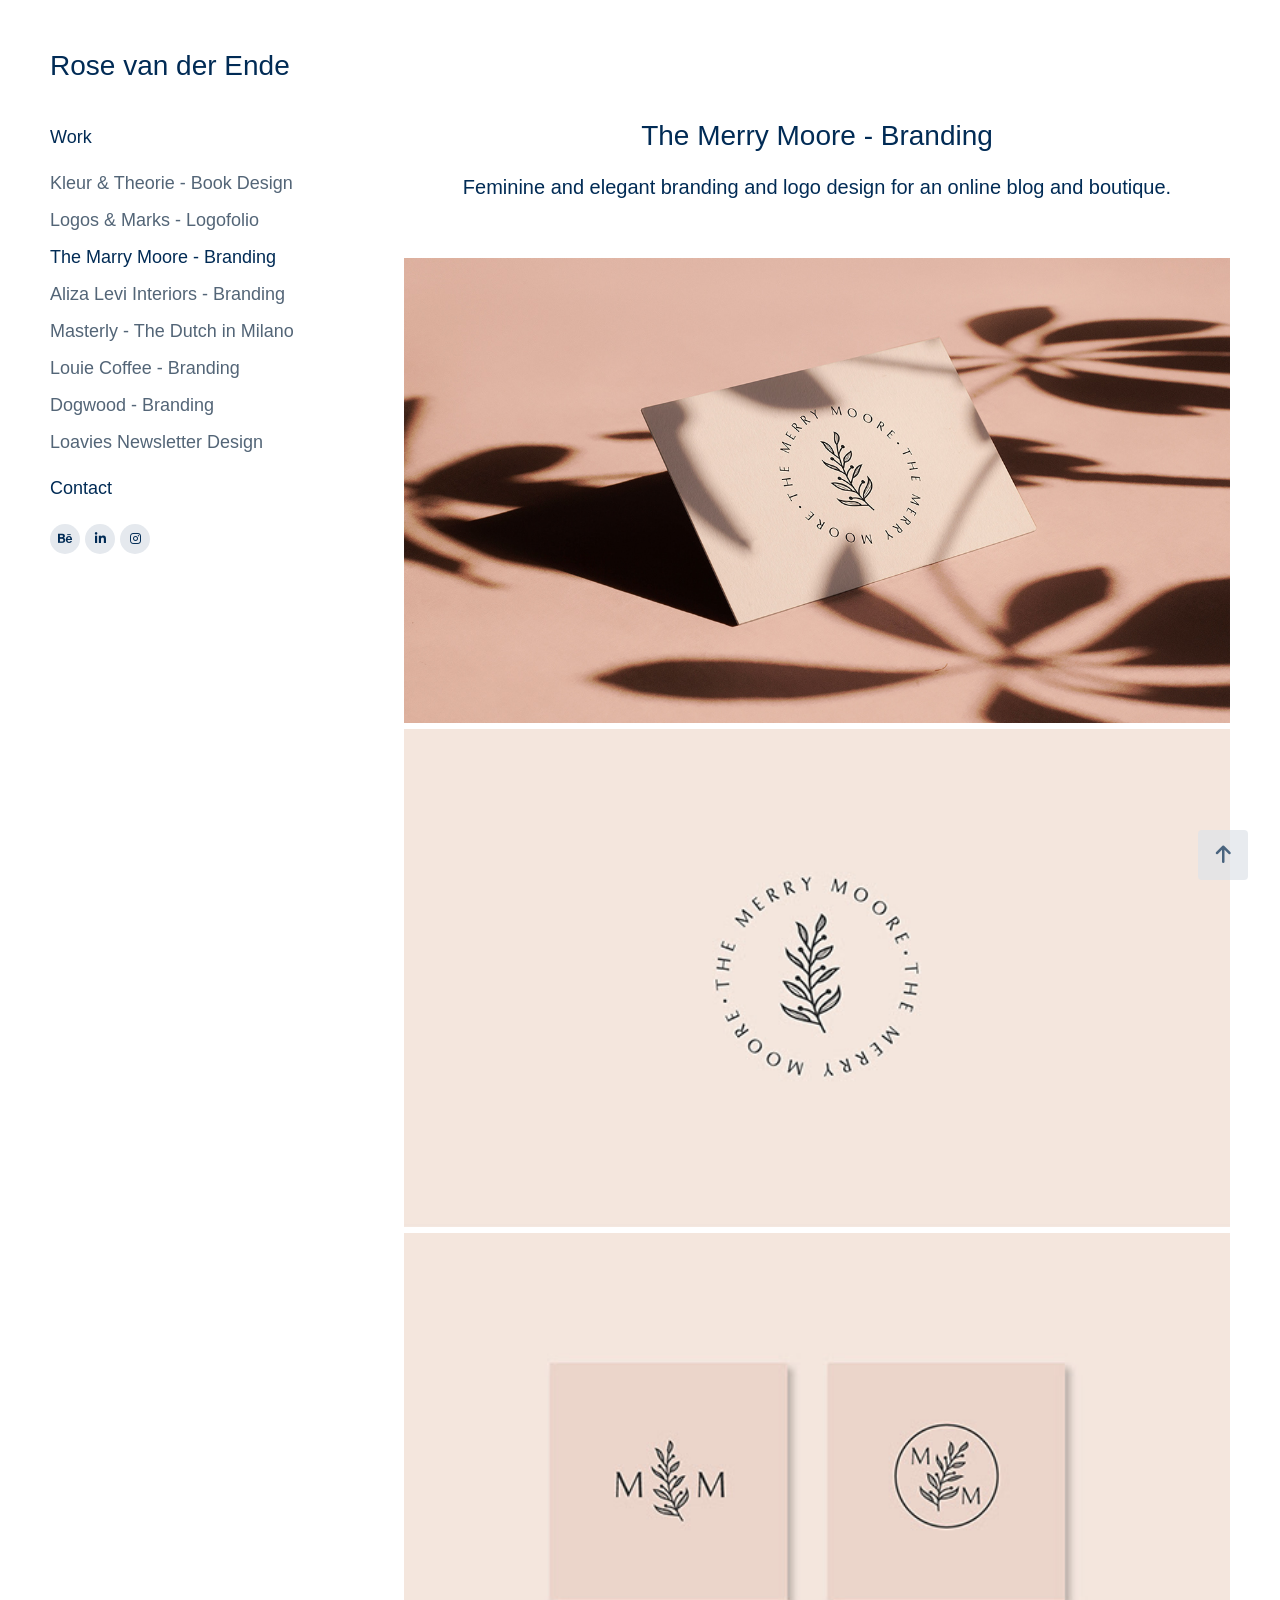
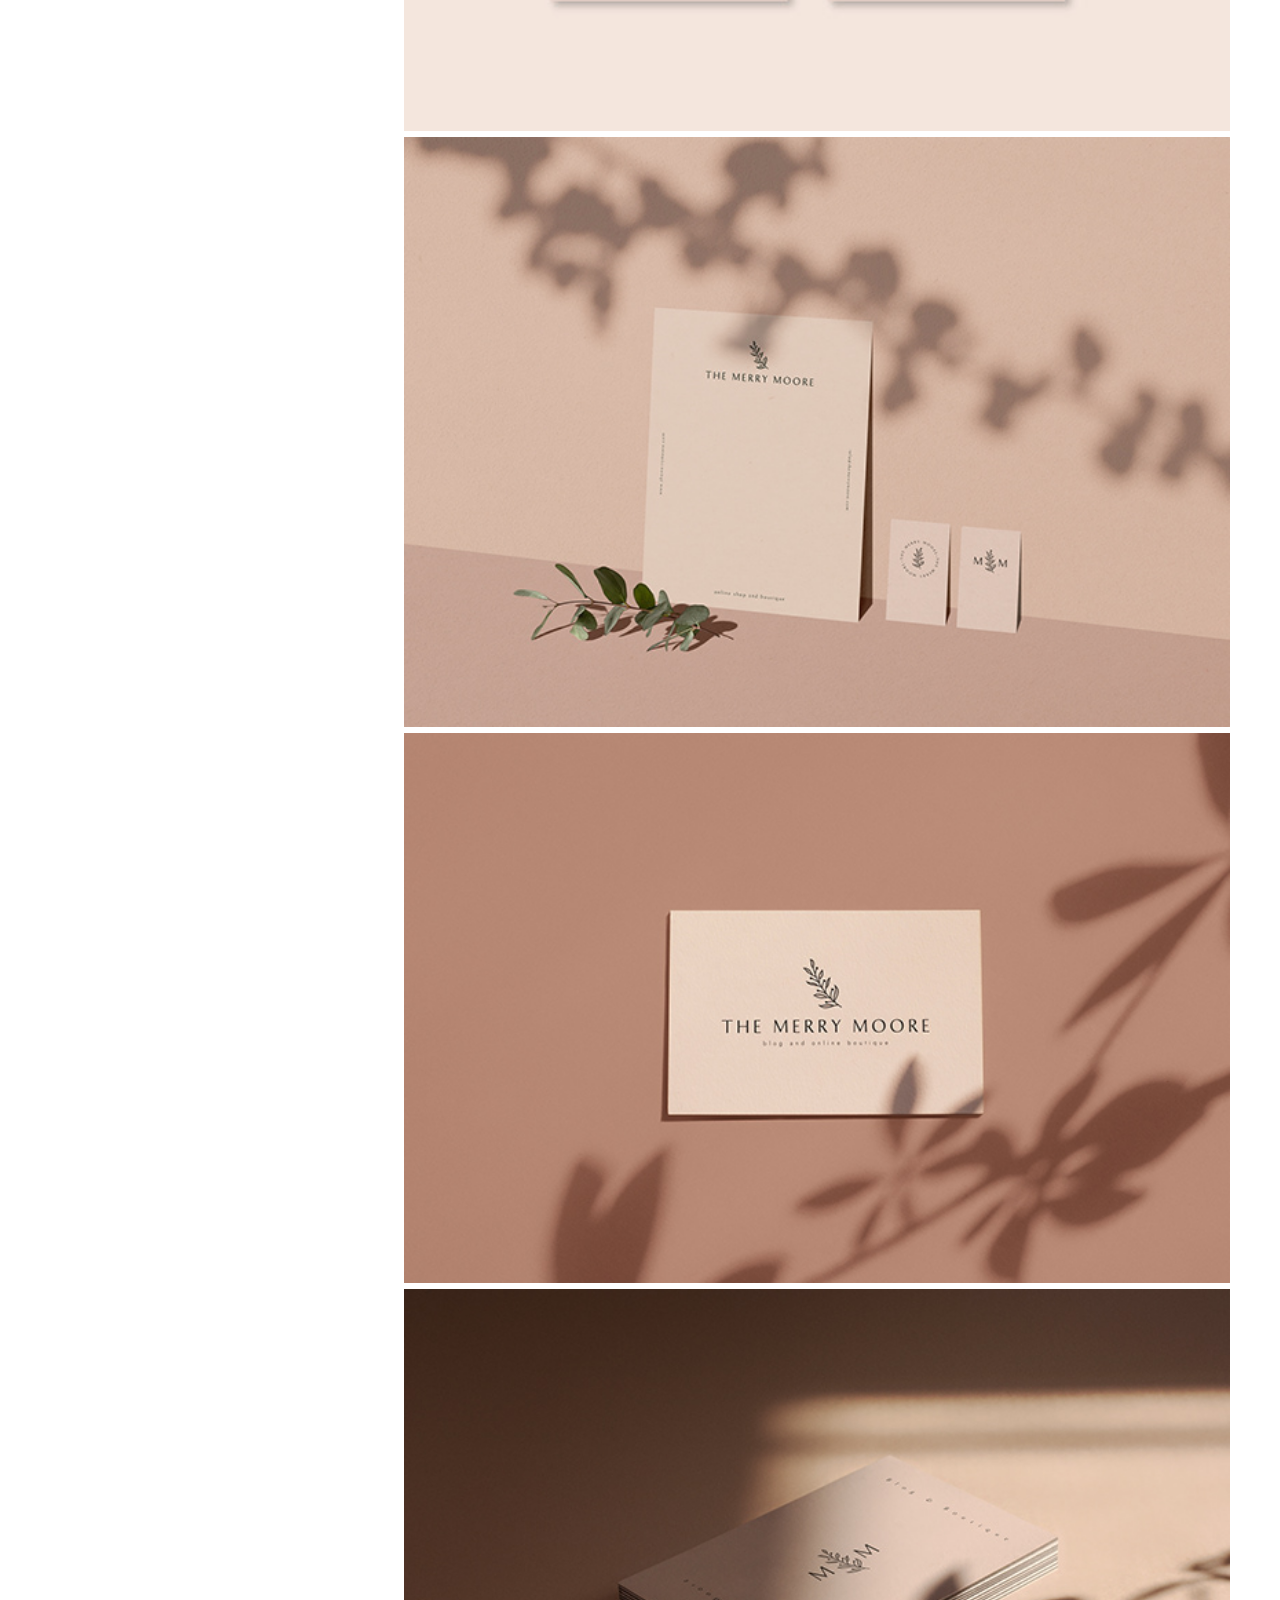
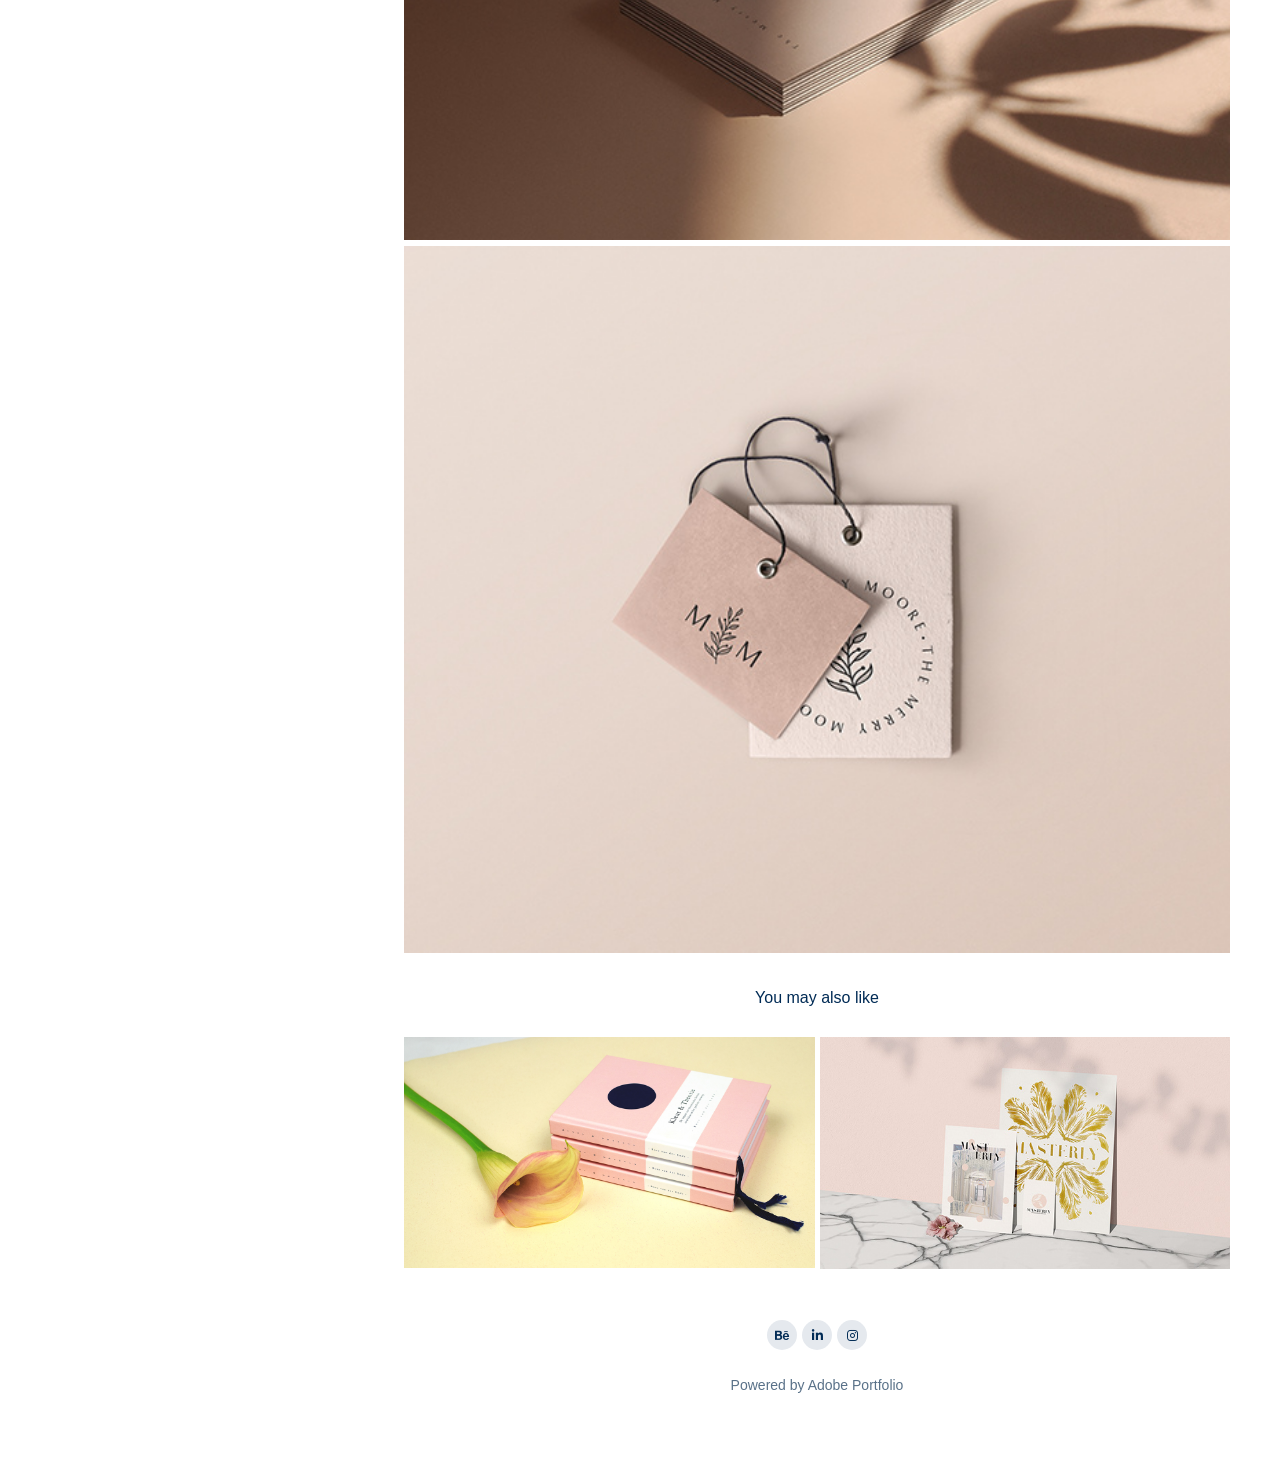
<file: the-merry-moore-branding.html>
<!DOCTYPE html>
<html lang="en">
  <head>
    <meta charset="UTF-8" />
    <meta http-equiv="X-UA-Compatible" content="IE=edge" />
    <meta name="viewport" content="width=device-width, initial-scale=1.0" />
    <link rel="stylesheet" href="Css/the-merry-moore-branding.css" />

    <!-- AWESOME CDN -->
    <link
      rel="stylesheet"
      href="https://cdnjs.cloudflare.com/ajax/libs/font-awesome/6.4.0/css/all.min.css"
      integrity="sha512-iecdLmaskl7CVkqkXNQ/ZH/XLlvWZOJyj7Yy7tcenmpD1ypASozpmT/E0iPtmFIB46ZmdtAc9eNBvH0H/ZpiBw=="
      crossorigin="anonymous"
      referrerpolicy="no-referrer"
    />

    <title>The Merry Moore - Branding</title>
  </head>
  <body>
    <div class="container">
      <header class="menu-container">
        <div class="header">
          <p class="title">Rose van der Ende</p>
          <!-- <i class="fa-sharp fa-solid fa-bars fa-2xl" style="color: #012b55;"></i> -->
          <div class="hamburger">
            <span class="bar"></span><span class="bar-middle"></span
            ><span class="bar"></span>
          </div>
        </div>
        <div class="menu">
          <nav class="navbar">
            <ul class="nav-menu">
              <li class="nav-item-diff">
                <a href="index.html" class="nav-link-diff">Work</a>
              </li>
              <li class="nav-item">
                <a href="kleur-theorie-book-design.html" class="nav-link"
                  >Kleur & Theorie - Book Design</a
                >
              </li>
              <li class="nav-item">
                <a href="logos-marks-logofolio.html" class="nav-link"
                  >Logos & Marks - Logofolio</a
                >
              </li>
              <li class="nav-item">
                <a href="#" class="nav-link active"
                  >The Marry Moore - Branding</a
                >
              </li>
              <li class="nav-item">
                <a href="aliza-levi-interiors-branding.html" class="nav-link"
                  >Aliza Levi Interiors - Branding</a
                >
              </li>
              <li class="nav-item">
                <a href="masterly-the-dutch-in-milano.html" class="nav-link"
                  >Masterly - The Dutch in Milano</a
                >
              </li>
              <li class="nav-item">
                <a href="louie-coffee-branding.html" class="nav-link"
                  >Louie Coffee - Branding</a
                >
              </li>
              <li class="nav-item">
                <a href="dogwood-branding.html" class="nav-link"
                  >Dogwood - Branding</a
                >
              </li>
              <li class="nav-item">
                <a href="loavies-newsletter-design.html" class="nav-link"
                  >Loavies Newsletter Design</a
                >
              </li>
              <li class="nav-item-diff">
                <a href="contact.html" class="nav-link-diff">Contact</a>
              </li>
            </ul>
          </nav>
          <div class="menu-footer">
            <div class="social-menu">
              <a href="https://www.behance.net/rosemarijn">
                <i
                  class="fa-brands fa-behance fa-2xl"
                  style="color: #012b55"
                ></i>
              </a>
            </div>
            <div class="social-menu">
              <a href="http://linkedin.com/in/rose-van-der-ende/">
                <i
                  class="fa-brands fa-linkedin-in fa-2xl"
                  style="color: #012b55"
                ></i>
              </a>
            </div>
            <div class="social-menu">
              <a href="http://instagram.com/roseende">
                <i
                  class="fa-brands fa-instagram fa-2xl"
                  style="color: #012b55"
                ></i>
              </a>
            </div>
          </div>
          <div class="menu-footer-desktop">
            <div class="social-menu-desktop">
              <a href="https://www.behance.net/rosemarijn">
                <i
                  class="fa-brands fa-behance fa-lg"
                  style="color: #012b55"
                ></i>
              </a>
            </div>
            <div class="social-menu-desktop">
              <a href="http://linkedin.com/in/rose-van-der-ende/">
                <i
                  class="fa-brands fa-linkedin-in fa-lg"
                  style="color: #012b55"
                ></i>
              </a>
            </div>
            <div class="social-menu-desktop">
              <a href="http://instagram.com/roseende">
                <i
                  class="fa-brands fa-instagram fa-lg"
                  style="color: #012b55"
                ></i>
              </a>
            </div>
          </div>
        </div>
      </header>
      <div class="body-container">
        <div class="description">
          <p class="text-title">The Merry Moore - Branding</p>
          <p class="text">
            Feminine and elegant branding and logo design for an online blog and
            boutique.
          </p>
        </div>
        <div class="gallery">
          <div class="img">
            <img class="images" src="Images/work/branding.jpg" alt="branding" />
          </div>
          <div class="img">
            <img
              class="images"
              src="Images/the-merry-moore-branding/img2.jpg"
              alt="branding"
            />
          </div>
          <div class="img">
            <img
              class="images"
              src="Images/the-merry-moore-branding/img3.jpg"
              alt="branding"
            />
          </div>
          <div class="img">
            <img
              class="images"
              src="Images/the-merry-moore-branding/img4.jpg"
              alt="branding"
            />
          </div>
          <div class="img">
            <img
              class="images"
              src="Images/the-merry-moore-branding/img5.jpg"
              alt="branding"
            />
          </div>
          <div class="img">
            <img
              class="images"
              src="Images/the-merry-moore-branding/img6.jpg"
              alt="branding"
            />
          </div>
          <div class="img">
            <img
              class="images"
              src="Images/the-merry-moore-branding/img7.jpg"
              alt="branding"
            />
          </div>

          <div class="relative-products">You may also like</div>
          <div class="img-relative">
            <div class="img">
              <img
                class="images"
                src="Images/kleuer-theorie-book-design/book-pink.jpg"
                alt="Kleur theorie book design"
              />
              <div class="img-cover">
                <div class="img-year">2018</div>
                <div class="img-text">Kleur & Theorie - Book Design</div>
              </div>
            </div>
            <div class="img-relative-desktop">
              <img
                class="images"
                src="Images/work/masterly.jpg"
                alt="masterly"
              />
              <div class="img-cover">
                <div class="img-year">2018</div>
                <div class="img-text">Masterly - The Dutch in Milano</div>
              </div>
            </div>
          </div>
        </div>

        <div class="footer">
          <div class="footer-icons">
            <div class="social">
              <a href="https://www.behance.net/rosemarijn"
                ><i
                  class="fa-brands fa-behance fa-lg"
                  style="color: #012b55"
                ></i
              ></a>
            </div>
            <div class="social">
              <a href="http://linkedin.com/in/rose-van-der-ende/">
                <i
                  class="fa-brands fa-linkedin-in fa-lg"
                  style="color: #012b55"
                ></i>
              </a>
            </div>
            <div class="social">
              <a href="http://instagram.com/roseende">
                <i
                  class="fa-brands fa-instagram fa-lg"
                  style="color: #012b55"
                ></i>
              </a>
            </div>
          </div>
          <a class="copyright" href="http://portfolio.adobe.com/"
            >Powered by Adobe Portfolio</a
          >
        </div>
      </div>
    </div>
    <div class="top">
      <button onclick="topFunction()" id="myBtn" title="Go to top">
        <i
          class="fa-solid fa-arrow-up fa-bounce fa-2xl"
          style="color: #012b55"
        ></i>
      </button>
    </div>
    <script src="Scripts/scripts.js"></script>
  </body>
</html>
</file>
<file: Css/work.css>
* {
    padding: 0;
    margin: 0;
    box-sizing: border-box;
    font-size: 10px;
}
@font-face {
    font-family: rose;
    src: url(../fonts/inter_Inter-Regular.woff);
}
@font-face {
    font-family: rose-bold;
    src: url(../fonts/inter_Inter-Bold.woff);
}
.container {
    width: 100%;
    height: 100vh;
}
.header {
    width: 100%;
    height: 80px;
    display: flex;
    justify-content: space-between;
    padding: 0 20px;
    align-items: center;
}
.header.active {
    width: 100%;
    height: 80px;
    display: flex;
    justify-content: end;
    padding: 0 20px;
    align-items: center;
}

.menu-footer {
    display: none
}
.menu-footer.active {
    display: flex;
    justify-content: center;
    align-items: center;
    gap: 20px;
    position: fixed;
    bottom: 0;
    width: 100%;
    height: 15vh;
    box-shadow: 0 0 1px rgba(0,0,0,0.5);
}
.social-menu {
    width: 50px;
    height: 50px;
    border-radius: 50%;
    background-color: #E5E9EE;
    display: flex;
    align-items: center;
    justify-content: center;
    padding: 30px;
    cursor: pointer;
}
.social-menu:hover {
    background-color: #d2d4d6;
}
.menu-footer-desktop {
    display: none;
}
li {
    list-style: none;
}
.nav-menu {
    display: none;
}
.nav-menu.active {
    display: flex;
    flex-direction: column;
    justify-content: space-between;
    align-items: center;
    width: 100%;
    height: 70vh;
    text-align: center;
    transition: 0.3s;
    overflow: scroll;
}
.title.active {
    display: none;
}
.nav-link {
    font-size: 1.8rem;
    font-weight: 500;
    text-decoration: none;
    color: #536577;
    transition: 0.3s ease;
}
.nav-link-diff {
    font-size: 1.8rem;
    font-weight: 500;
    text-decoration: none;
    color: #012B55;
    transition: 0.3s ease;
}
.nav-link:hover {
    color: #012B55;
}
.nav-item {
    margin: 16px 0;
}
.nav-item-diff {
    margin: 25px 0;
}
.hamburger {
    display: block;
    cursor: pointer;
}
.hamburger.active .bar-middle{
    opacity: 0;
}
.hamburger.active .bar:nth-child(1){
    transform: translateY(7px) rotate(45deg);
}
.hamburger.active .bar:nth-child(3){
    transform: translateY(-7px) rotate(-45deg);
}
.hamburger.active .nav-link:nth-child(1) {
    color: #012B55;
}
.bar {
    display: block;
    width: 25px;
    height: 1.5px;
    -webkit-transition: all 0.3s ease;
    transition: all 0.3s ease;
    background-color: #012B55;
}
.bar-middle {
    display: block;
    width: 25px;
    height: 2.5px;
    margin: 5px auto;
    -webkit-transition: all 0.3s ease;
    transition: all 0.3s ease;
    background-color: #012B55;
}
.title {
    color: #012B55;
    font-size: 2rem;
    font-weight: 500;
}
.description {
    width: 100%;
    height: 250px;
    background-color: #F7F8F9;
    display: flex;
    flex-direction: column;
    justify-content: center;
    align-items: center;
    padding: 0 50px;
}
.description.active {
    display: none;
}
.text {
    font-size: 1.4rem;
    text-align: center;
    margin-bottom: 20px;
    color: #012B55;
}
.scroll-down {
    font-size: 1.4rem;
    color: #597188;
}

/* gallery section */

.gallery {
    width: 100%;
    height: auto;
    margin-top: 8px;
}
.gallery.active {
    display: none;
}
.img {
    width: 100%;
    height: 20%;
    position: relative;
    margin-bottom: 8px;
    display: flex;
    cursor: pointer;
}
.images {
    width: 100%;
    height: 100%;
}
.img-cover {
    opacity: 0;
    position: absolute;
    background-color: #244763;
    width: 100%;
    height: 100%;
    top: 0;
    left: 0;
    display: flex;
    flex-direction: column;
    align-items: center;
    justify-content: center;
}
.img-year {
    font-size: 1.4rem;
    color: white;
    font-weight: 500;
    font-style: italic;
    padding-bottom: 10px;
}
.img-text {
    font-size: 1.6rem;
    color: white;
    font-weight: 500;
}
.img-cover:hover {
    opacity: 0.9;
}

/* page footer */

.footer {
    width: 100%;
    height: 100px;
    display: flex;
    flex-direction: column;
    align-items: center;
    justify-content: space-around;
}
.footer.active {
    display: none;
}
.copyright {
    color:#597188;
    cursor: pointer;
    text-decoration: none;
    font-size: 1.4rem;
    font-weight: 500;
}
.footer-icons {
    display: flex;
    gap: 5px;
}
.social {
    width: 30px;
    height: 30px;
    border-radius: 50%;
    background-color: #E5E9EE;
    display: flex;
    align-items: center;
    justify-content: center;
    padding: 15px;
    cursor: pointer;
}
.social:hover {
    background-color: #d2d4d6;
}
.top {
    display: none;
}

@media(min-width:600px) {
    .container {
        display: flex;
        width: 100%;
        height: fit-content;
        padding: 0 50px 50px 50px;
    }
    /* menu section */
    .menu-container {
        display: flex;
        flex-direction: column;
        width: 30%;
    }
    .body-container {
        width: 70%;
    }
    .menu {
        display: flex;
        flex-direction: column;
        padding-right: 20px;
    }
    .header {
        width: 100%;
        height: auto;
        display: flex;
        padding: 50px 0 20px 0;        
    }
    .title {
        font-size: 2.8rem;
        width: 80%;
    }
    .hamburger {
        display: none;
    }
    .nav-menu {
        display: contents;
    }
    .menu-footer {
        display: none;
    }
    .menu-footer-desktop {
        display: flex;
        justify-content: left;
        align-items: center;
        gap: 5px;
    }
    .social-menu-desktop {
        width: 30px;
        height: 30px;
        border-radius: 50%;
        background-color: #E5E9EE;
        display: flex;
        align-items: center;
        justify-content: center;
        padding: 15px;
        cursor: pointer;
    }
    .social-menu-desktop:hover {
        background-color: #d2d4d6;
    }
    .nav-link {
        font-size: 1.4rem;
        font-weight: 500;
    }
    .nav-link-diff {
        font-size: 1.4rem;
        font-weight: 500;
    }

    /* description section */
    .description {
        width: 100%;
        height: auto;
        background-color: #F7F8F9;
        display: flex;
        flex-direction: column;
        justify-content: center;
        align-items: center;
        padding: 110px 70px;
    }
    .text {
        font-size: 2.4rem;
        line-height: 1.5em;
        text-align: center;
        margin-bottom: 20px;
        color: #012B55;
    }
    .text-title {
        color: #012B55;
        font-size: 2.8rem;
        font-weight: 500;
    }
    .scroll-down {
        font-size: 1.6rem;
        font-weight: 500;
        color: #597188;
    }


    /* gallery section */

    .gallery {
        display: flex;
        flex-direction: column;
        margin-top: 6px;
    }
    .img {
        width: 100%;
        height: 20%;
        position: relative;
        margin-bottom: 6px;
        cursor: pointer;
    }
    .img-desktop-design {
        display: flex;
        gap: 6px;
    }
    
    /* page footer */

    .footer {
        margin-top: 30px;
    }

    #myBtn {
        display: none;
        position: fixed;
        bottom: 20px;
        right: 50px;
        z-index: 99;
        border: none;
        outline: none;
        background-color: #DEE3E9;
        opacity: 0.7;
        width: 50px;
        height: 50px;
        color: white;
        cursor: pointer;
        border-radius: 4px;
      }
      
      #myBtn:hover {
        background-color: #a4a8ad;
      }

      .top {
        display: block;
      }
      
}

@media(min-width:900px) {
    /* menu section */
    .title {
        font-size: 2.8rem;
        width: 80%;
    }
    .nav-link {
        font-size: 1.8rem;
        font-weight: 500;
    }
    .nav-link-diff {
        font-size: 1.8rem;
        font-weight: 500;
    }

    /* description section */
    
    .text {
        font-size: 2.8rem;
        line-height: 1.5em;
        text-align: center;
        margin-bottom: 20px;
        color: #012B55;
    }
    .scroll-down {
        font-size: 1.8rem;
        font-weight: 500;
        color: #597188;
    }

    /* gallery section */
    .img-year {
        font-size: 1.6rem;
        color: white;
        font-weight: 500;
        font-style: italic;
        padding-bottom: 10px;
    }
    .img-text {
        font-size: 1.8rem;
        color: white;
        font-weight: 500;
    }

    /* page footer */
    #myBtn {
        right: 32px;
    }
}
</file>
<file: Css/aliza-levi-interiors-branding.css>
* {
    padding: 0;
    margin: 0;
    box-sizing: border-box;
    font-family: 'Segoe UI', Tahoma, Geneva, Verdana, sans-serif;
    font-size: 10px;
}
.container {
    width: 100%;
    height: 100vh;
}
.header {
    width: 100%;
    height: 80px;
    display: flex;
    justify-content: space-between;
    padding: 0 20px;
    align-items: center;
}
.header.active {
    width: 100%;
    height: 80px;
    display: flex;
    justify-content: end;
    padding: 0 20px;
    align-items: center;
}
.menu-footer {
    display: none
}
.menu-footer.active {
    display: flex;
    justify-content: center;
    align-items: center;
    gap: 20px;
    position: fixed;
    bottom: 0;
    width: 100%;
    height: 15vh;
    box-shadow: 0 0 1px rgba(0,0,0,0.5);
    background-color: white;
}
.social-menu {
    width: 50px;
    height: 50px;
    border-radius: 50%;
    background-color: #E5E9EE;
    display: flex;
    align-items: center;
    justify-content: center;
    padding: 30px;
    cursor: pointer;

}
.social-menu:hover {
    background-color: #d2d4d6;
}
.menu-footer-desktop {
    display: none;
}
li {
    list-style: none;
}
.navbar {
    height: auto;
    display: flex;
    justify-content: space-between;
    align-items: center;
}
.nav-menu {
    display: none;
}
.nav-menu.active {
    display: flex;
    flex-direction: column;
    justify-content: space-between;
    align-items: center;
    width: 100%;
    height: 70vh;
    text-align: center;
    transition: 0.3s;
    overflow: scroll;
}
.title.active {
    display: none;
}
.nav-link {
    font-size: 1.8rem;
    font-weight: 500;
    text-decoration: none;
    color: #536577;
    transition: 0.3s ease;
}
.nav-link.active {
    color: #012b55;
}
.nav-link-diff {
    font-size: 1.8rem;
    font-weight: 500;
    text-decoration: none;
    color: #012B55;
    transition: 0.3s ease;
}
.nav-link:hover {
    color: #012B55;
}
.nav-item {
    margin: 16px 0;
}
.nav-item-diff {
    margin: 25px 0;
}
.hamburger {
    display: block;
    cursor: pointer;
}
.hamburger.active .bar-middle{
    opacity: 0;
}
.hamburger.active .bar:nth-child(1){
    transform: translateY(7px) rotate(45deg);
}
.hamburger.active .bar:nth-child(3){
    transform: translateY(-7px) rotate(-45deg);
}
.hamburger.active .nav-link:nth-child(1) {
    color: #012B55;
}
.bar {
    display: block;
    width: 25px;
    height: 1.5px;
    -webkit-transition: all 0.3s ease;
    transition: all 0.3s ease;
    background-color: #012B55;
}
.bar-middle {
    display: block;
    width: 25px;
    height: 2.5px;
    margin: 5px auto;
    -webkit-transition: all 0.3s ease;
    transition: all 0.3s ease;
    background-color: #012B55;
}
.title {
    color: #012B55;
    font-size: 2rem;
    font-weight: 500;
}
.text-title {
    color: #012B55;
    font-size: 1.8rem;
    font-weight: 500;
}
.description {
    width: 100%;
    height: 150px;
    display: flex;
    flex-direction: column;
    justify-content: center;
    align-items: center;
    padding: 0 20px;
}
.description.active {
    display: none;
}
.text {
    font-size: 1.4rem;
    text-align: center;
    margin-top: 20px;
    color: #012B55;
}
.gallery {
    width: 100%;
    height: auto;
    margin-top: 8px;
}
.gallery.active {
    display: none;
}
.img {
    width: 100%;
    height: 20%;
    position: relative;
    margin-bottom: 8px;
    display: flex;
    cursor: pointer;
}
.img-side {
    width: 100%;
    height: auto;
    display: flex;
    gap: 10px;
    padding-bottom: 20px;
}
.small-images {
    width: 100%;
}
.images {
    width: 100%;
    height: 100%;
}
.relative-products {
    text-align: center;
    padding: 30px 0;
    color: #012B55;
    font-size: 1.6rem;
    font-weight: 500;
}
.img-cover {
    opacity: 0;
    position: absolute;
    background-color: #244763;
    width: 100%;
    height: 100%;
    top: 0;
    left: 0;
    display: flex;
    flex-direction: column;
    align-items: center;
    justify-content: center;
}
.img-year {
    font-size: 1.4rem;
    color: white;
    font-weight: 500;
    font-style: italic;
    padding-bottom: 10px;
}
.img-text {
    font-size: 1.6rem;
    color: white;
    font-weight: 500;
}
.img-cover:hover {
    opacity: 0.9;
}
.footer {
    width: 100%;
    height: 100px;
    display: flex;
    flex-direction: column;
    align-items: center;
    justify-content: space-around;
}
.footer.active {
    display: none;
}
.copyright {
    color:#597188;
    cursor: pointer;
    text-decoration: none;
    font-size: 1.4rem;
    font-weight: 500;
}
.footer-icons {
    display: flex;
    gap: 5px;
}
.social {
    width: 30px;
    height: 30px;
    border-radius: 50%;
    background-color: #E5E9EE;
    display: flex;
    align-items: center;
    justify-content: center;
    padding: 15px;
    cursor: pointer;
}
.social:hover {
    background-color: #d2d4d6;
}
.img-relative-desktop {
    display: none;
}
.top {
    display: none;
}
@media(min-width:600px) {
    .container {
        display: flex;
        width: 100%;
        height: fit-content;
        padding: 50px 50px;
    }
    /* menu section */
    .menu-container {
        display: flex;
        flex-direction: column;
        width: 30%;
    }
    .body-container {
        width: 70%;
    }
    .menu {
        display: flex;
        flex-direction: column;
        padding-right: 20px;
    }
    .header {
        width: 100%;
        height: auto;
        display: flex;
        padding: 0 0 20px 0;        
    }
    .title {
        font-size: 2.8rem;
        width: 80%;
    }
    .hamburger {
        display: none;
    }
    .nav-menu {
        display: block;
    }
    .menu-footer {
        display: none;
    }
    .menu-footer-desktop {
        display: flex;
        justify-content: left;
        align-items: center;
        gap: 5px;
    }
    .social-menu-desktop {
        width: 30px;
        height: 30px;
        border-radius: 50%;
        background-color: #E5E9EE;
        display: flex;
        align-items: center;
        justify-content: center;
        padding: 15px;
        cursor: pointer;
    }
    .social-menu-desktop:hover {
        background-color: #d2d4d6;
    }
    .nav-link {
        font-size: 1.4rem;
        font-weight: 500;
    }
    .nav-link-diff {
        font-size: 1.4rem;
        font-weight: 500;
    }

    /* description section */
    .description {
        width: 100%;
        height: auto;
        display: flex;
        flex-direction: column;
        justify-content: center;
        align-items: center;
        padding: 70px 10px 30px 10px;
    }
    .text {
        font-size: 1.6rem;
        line-height: 1.5em;
        text-align: center;
        color: #012B55;
    }
    .text-title {
        color: #012B55;
        font-size: 2.8rem;
        font-weight: 500;
    }


    /* gallery section */

    .gallery {
        display: flex;
        flex-direction: column;
        margin-top: 6px;
    }
    .img {
        width: 100%;
        height: 20%;
        position: relative;
        margin-bottom: 6px;
        cursor: pointer;
    }
    .img-desktop-design {
        display: flex;
        gap: 6px;
    }
    
    .img-relative {
        display: flex;
        gap: 5px;
    }
    .img-relative-desktop {
        display: block;
        width: 100%;
        height: 20%;
        position: relative;
        margin-bottom: 6px;
        cursor: pointer;
    }
    /* page footer */

    .footer {
        margin-top: 30px;
    }

    #myBtn {
        display: none;
        position: fixed;
        bottom: 20px;
        right: 50px;
        z-index: 99;
        border: none;
        outline: none;
        background-color: #DEE3E9;
        opacity: 0.7;
        width: 50px;
        height: 50px;
        color: white;
        cursor: pointer;
        border-radius: 4px;
      }
      
      #myBtn:hover {
        background-color: #a4a8ad;
      }

      .top {
        display: block;
      }
      
}

@media(min-width:900px) {
    /* menu section */
    .title {
        font-size: 2.8rem;
        width: 80%;
    }
    .nav-link {
        font-size: 1.8rem;
        font-weight: 500;
    }
    .nav-link-diff {
        font-size: 1.8rem;
        font-weight: 500;
    }

    /* description section */
    
    .text {
        font-size: 2rem;
        line-height: 1.5em;
        text-align: center;
        margin-bottom: 20px;
        color: #012B55;
    }
    .scroll-down {
        font-size: 1.8rem;
        font-weight: 500;
        color: #597188;
    }

    /* gallery section */
    .img-year {
        font-size: 1.6rem;
        color: white;
        font-weight: 500;
        font-style: italic;
        padding-bottom: 10px;
    }
    .img-text {
        font-size: 1.8rem;
        color: white;
        font-weight: 500;
    }

    /* page footer */
    #myBtn {
        right: 32px;
    }
}
</file>
<file: Css/contact.css>
* {
    padding: 0;
    margin: 0;
    box-sizing: border-box;
    font-family: 'Segoe UI', Tahoma, Geneva, Verdana, sans-serif;
    font-size: 10px;
}
.container {
    width: 100%;
    height: 100vh;
}
.header {
    width: 100%;
    height: 80px;
    display: flex;
    justify-content: space-between;
    padding: 0 20px;
    align-items: center;
}
.header.active {
    width: 100%;
    height: 80px;
    display: flex;
    justify-content: end;
    padding: 0 20px;
    align-items: center;
}
.menu-footer {
    display: none
}
.menu-footer.active {
    display: flex;
    justify-content: center;
    align-items: center;
    gap: 20px;
    position: fixed;
    bottom: 0;
    width: 100%;
    height: 15vh;
    box-shadow: 0 0 1px rgba(0,0,0,0.5);
    background-color: white;
}
.social-menu {
    width: 50px;
    height: 50px;
    border-radius: 50%;
    background-color: #E5E9EE;
    display: flex;
    align-items: center;
    justify-content: center;
    padding: 30px;
    cursor: pointer;

}
.social-menu:hover {
    background-color: #d2d4d6;
}
li {
    list-style: none;
}
.nav-item-diff {
    margin: 25px 0;
}
.navbar {
    height: auto;
    display: flex;
    justify-content: space-between;
    align-items: center;
}
.nav-menu {
    display: none;
}
.nav-menu.active {
    display: flex;
    flex-direction: column;
    justify-content: space-between;
    align-items: center;
    width: 100%;
    height: 70vh;
    text-align: center;
    transition: 0.3s;
    overflow: scroll;
}
.title.active {
    display: none;
}
.menu-footer-desktop {
    display: none;
}
.nav-link {
    font-size: 1.8rem;
    font-weight: 500;
    text-decoration: none;
    color: #536577;
    transition: 0.3s ease;
}
.nav-link-diff {
    font-size: 1.8rem;
    font-weight: 500;
    text-decoration: none;
    color: #012B55;
    transition: 0.3s ease;
}
.nav-link:hover {
    color: #012B55;
}
.nav-item {
    margin: 16px 0;
}
.hamburger {
    display: block;
    cursor: pointer;
}
.hamburger.active .bar-middle{
    opacity: 0;
}
.hamburger.active .bar:nth-child(1){
    transform: translateY(7px) rotate(45deg);
}
.hamburger.active .bar:nth-child(3){
    transform: translateY(-7px) rotate(-45deg);
}
.hamburger.active .nav-link:nth-child(1) {
    color: #012B55;
}
.bar {
    display: block;
    width: 25px;
    height: 1.5px;
    -webkit-transition: all 0.3s ease;
    transition: all 0.3s ease;
    background-color: #012B55;
}
.bar-middle {
    display: block;
    width: 25px;
    height: 2.5px;
    margin: 5px auto;
    -webkit-transition: all 0.3s ease;
    transition: all 0.3s ease;
    background-color: #012B55;
}
.title {
    color: #012B55;
    font-size: 2rem;
    font-weight: 500;
}
.text-title {
    color: #012B55;
    font-size: 1.8rem;
    font-weight: 500;
}
.description {
    width: 100%;
    height: 250px;
    display: flex;
    flex-direction: column;
    justify-content: center;
    align-items: center;
    padding: 0 20px;
}
.description.active {
    display: none;
}
.text {
    font-size: 1.4rem;
    text-align: center;
    margin-top: 20px;
    color: #012B55;
}
.gallery {
    width: 100%;
    height: auto;
    margin-top: 8px;
}
.gallery.active {
    display: none;
}
.img {
    width: 100%;
    height: 20%;
    position: relative;
    margin-bottom: 8px;
    display: flex;
    cursor: pointer;
}
.img-side {
    width: 100%;
    height: auto;
    display: flex;
    gap: 10px;
    padding-bottom: 20px;
}
.small-images {
    width: 100%;
}
.images {
    width: 100%;
    height: 100%;
}
.relative-products {
    text-align: center;
    padding: 30px 0;
    color: #012B55;
    font-size: 1.6rem;
    font-weight: 500;
}
.img-cover {
    opacity: 0;
    position: absolute;
    background-color: #244763;
    width: 100%;
    height: 100%;
    top: 0;
    left: 0;
    display: flex;
    flex-direction: column;
    align-items: center;
    justify-content: center;
}
.img-year {
    font-size: 1.4rem;
    color: white;
    font-weight: 500;
    font-style: italic;
    padding-bottom: 10px;
}
.img-text {
    font-size: 1.6rem;
    color: white;
    font-weight: 500;
}
.img-cover:hover {
    opacity: 0.9;
}
.footer {
    width: 100%;
    height: 100px;
    display: flex;
    flex-direction: column;
    align-items: center;
    justify-content: space-around;
}
.footer.active {
    display: none;
}
.copyright {
    color:#597188;
    cursor: pointer;
    text-decoration: none;
    font-size: 1.4rem;
    font-weight: 500;
}
.footer-icons {
    display: flex;
    gap: 5px;
}
.social {
    width: 30px;
    height: 30px;
    border-radius: 50%;
    background-color: #E5E9EE;
    display: flex;
    align-items: center;
    justify-content: center;
    padding: 15px;
    cursor: pointer;
}
.social:hover {
    background-color: #d2d4d6;
}
.form {
    display: flex;
    flex-direction: column;
    padding: 20px;
} 
.form-container.active {
    display: none;
}
*:focus {
    outline: none;
}
label {
    color: #012B55;
    font-size: 1.2rem;
    font-weight: 500;
}  
input[type=text] {
    width: 100%;
    padding: 12px 12px;
    margin: 8px 0 20px 0;
    display: inline-block;
    border: 1px solid #ccc;
    border-radius: 4px;
    box-sizing: border-box;
}
input[type=email] {
    width: 100%;
    padding: 12px 12px;
    margin: 8px 0 20px 0;
    display: inline-block;
    border: 1px solid #ccc;
    border-radius: 4px;
    box-sizing: border-box;
}
textarea {
    width: 100%;
    height: 100px;
    padding: 12px 12px;
    margin: 8px 0;
    display: inline-block;
    border: 1px solid #ccc;
    border-radius: 4px;
    box-sizing: border-box;
}
input[type=submit] {
    width: 110px;
    height: 38px;
    background-color: #5F7991;
    color: white;
    margin: 8px 0;
    border: none;
    border-radius: 6px;
    cursor: pointer;
    font-size: 1.4rem;
    font-weight: 600;
}
input[type=submit]:hover {
    background-color: #012B55;
}
.top {
    display: none;
}
@media(min-width:600px) {
    .container {
        display: flex;
        width: 100%;
        height: fit-content;
        padding: 50px 50px;
    }
    /* menu section */
    .menu-container {
        display: flex;
        flex-direction: column;
        width: 30%;
    }
    .body-container {
        width: 70%;
    }
    .menu {
        display: flex;
        flex-direction: column;
        padding-right: 20px;
    }
    .header {
        width: 100%;
        height: auto;
        display: flex;
        padding: 0 0 20px 0;        
    }
    .title {
        font-size: 2.8rem;
        width: 80%;
    }
    .hamburger {
        display: none;
    }
    .nav-menu {
        display: block;
    }
    .menu-footer {
        display: none;
    }

    .menu-footer-desktop {
        display: flex;
        justify-content: left;
        align-items: center;
        gap: 5px;
    }
    .social-menu-desktop {
        width: 30px;
        height: 30px;
        border-radius: 50%;
        background-color: #E5E9EE;
        display: flex;
        align-items: center;
        justify-content: center;
        padding: 15px;
        cursor: pointer;
    }
    .social-menu-desktop:hover {
        background-color: #d2d4d6;
    }
    .nav-link {
        font-size: 1.4rem;
        font-weight: 500;
    }
    .nav-link-diff {
        font-size: 1.4rem;
        font-weight: 500;
    }

    /* description section */
    .description {
        width: 100%;
        height: auto;
        display: flex;
        flex-direction: column;
        justify-content: center;
        align-items: center;
        padding: 50px 10px 30px 10px;
    }
    .text {
        font-size: 1.6rem;
        line-height: 1.5em;
        text-align: center;
        color: #012B55;
    }
    .text-title {
        color: #012B55;
        font-size: 2.8rem;
        font-weight: 500;
        margin-bottom: 50px;
    }

    /* form section */
    label {
        font-size: 1.6rem;
    }
    ::placeholder {
        font-size: 1.4rem;
    }
    :-ms-input-placeholder {
        font-size: 1.4rem;
    }
    ::-ms-input-placeholder {
        font-size: 1.4rem;
    }
    input[type=submit]{
        margin-top: 20px;
        font-size: 1.6rem;
    }

    
    /* page footer */

    .footer {
        margin-top: 30px;
    }
    #myBtn {
        display: none;
        position: fixed;
        bottom: 20px;
        right: 20px;
        z-index: 99;
        border: none;
        outline: none;
        background-color: #DEE3E9;
        opacity: 0.7;
        width: 50px;
        height: 50px;
        color: white;
        cursor: pointer;
        border-radius: 4px;
      }
      
      #myBtn:hover {
        background-color: #a4a8ad;
      }

      .top {
        display: block;
      }
    
}

@media(min-width:900px) {
    .body-container {
        width: 60%;
        display: flex;
        flex-direction: column;
        align-items: center;
    }
    .form-container {
        width: 80%;
    }

    /* menu section */
    .title {
        font-size: 2.8rem;
        width: 80%;
    }
    .nav-link {
        font-size: 1.8rem;
        font-weight: 500;
    }
    .nav-link-diff {
        font-size: 1.8rem;
        font-weight: 500;
    }

    /* description section */
    
    .text {
        font-size: 2rem;
        line-height: 1.5em;
        text-align: center;
        margin-bottom: 20px;
        color: #012B55;
    }
    /* page footer */
    #myBtn {
        right: 32px;
    }
}
</file>
<file: Css/dogwood-branding.css>
* {
    padding: 0;
    margin: 0;
    box-sizing: border-box;
    font-family: 'Segoe UI', Tahoma, Geneva, Verdana, sans-serif;
    font-size: 10px;
}
.container {
    width: 100%;
    height: 100vh;
}
.header {
    width: 100%;
    height: 80px;
    display: flex;
    justify-content: space-between;
    padding: 0 20px;
    align-items: center;
}
.header.active {
    width: 100%;
    height: 80px;
    display: flex;
    justify-content: end;
    padding: 0 20px;
    align-items: center;
}
.menu-footer {
    display: none
}
.menu-footer.active {
    display: flex;
    justify-content: center;
    align-items: center;
    gap: 20px;
    position: fixed;
    bottom: 0;
    width: 100%;
    height: 15vh;
    box-shadow: 0 0 1px rgba(0,0,0,0.5);
    background-color: white;
}
.social-menu {
    width: 50px;
    height: 50px;
    border-radius: 50%;
    background-color: #E5E9EE;
    display: flex;
    align-items: center;
    justify-content: center;
    padding: 30px;
    cursor: pointer;

}
.social-menu:hover {
    background-color: #d2d4d6;
}
.menu-footer-desktop {
    display: none;
}
li {
    list-style: none;
}
.navbar {
    height: auto;
    display: flex;
    justify-content: space-between;
    align-items: center;
}
.nav-menu {
    display: none;
}
.nav-menu.active {
    display: flex;
    flex-direction: column;
    justify-content: space-between;
    align-items: center;
    width: 100%;
    height: 70vh;
    text-align: center;
    transition: 0.3s;
    overflow: scroll;
}
.title.active {
    display: none;
}
.nav-link {
    font-size: 1.8rem;
    font-weight: 500;
    text-decoration: none;
    color: #536577;
    transition: 0.3s ease;
}
.nav-link.active {
    color: #012b55;
}
.nav-link-diff {
    font-size: 1.8rem;
    font-weight: 500;
    text-decoration: none;
    color: #012B55;
    transition: 0.3s ease;
}
.nav-link:hover {
    color: #012B55;
}
.nav-item {
    margin: 16px 0;
}
.nav-item-diff {
    margin: 25px 0;
}
.hamburger {
    display: block;
    cursor: pointer;
}
.hamburger.active .bar-middle{
    opacity: 0;
}
.hamburger.active .bar:nth-child(1){
    transform: translateY(7px) rotate(45deg);
}
.hamburger.active .bar:nth-child(3){
    transform: translateY(-7px) rotate(-45deg);
}
.hamburger.active .nav-link:nth-child(1) {
    color: #012B55;
}
.bar {
    display: block;
    width: 25px;
    height: 1.5px;
    -webkit-transition: all 0.3s ease;
    transition: all 0.3s ease;
    background-color: #012B55;
}
.bar-middle {
    display: block;
    width: 25px;
    height: 2.5px;
    margin: 5px auto;
    -webkit-transition: all 0.3s ease;
    transition: all 0.3s ease;
    background-color: #012B55;
}
.title {
    color: #012B55;
    font-size: 2rem;
    font-weight: 500;
}
.text-title {
    color: #012B55;
    font-size: 1.8rem;
    font-weight: 500;
}
.description {
    width: 100%;
    height: 180px;
    display: flex;
    flex-direction: column;
    justify-content: center;
    align-items: center;
    padding: 0 20px;
}
.description.active {
    display: none;
}
.text {
    font-size: 1.4rem;
    text-align: center;
    margin-top: 20px;
    color: #012B55;
}
.gallery {
    width: 100%;
    height: auto;
    margin-top: 8px;
}
.gallery.active {
    display: none;
}
.img {
    width: 100%;
    height: 20%;
    position: relative;
    margin-bottom: 8px;
    display: flex;
    cursor: pointer;
}
.img-side {
    width: 100%;
    height: auto;
    display: flex;
    gap: 10px;
    padding-bottom: 20px;
}
.small-images {
    width: 100%;
}
.images {
    width: 100%;
    height: 100%;
}
.relative-products {
    text-align: center;
    padding: 30px 0;
    color: #012B55;
    font-size: 1.6rem;
    font-weight: 500;
}
.img-cover {
    opacity: 0;
    position: absolute;
    background-color: #244763;
    width: 100%;
    height: 100%;
    top: 0;
    left: 0;
    display: flex;
    flex-direction: column;
    align-items: center;
    justify-content: center;
}
.img-year {
    font-size: 1.4rem;
    color: white;
    font-weight: 500;
    font-style: italic;
    padding-bottom: 10px;
}
.img-text {
    font-size: 1.6rem;
    color: white;
    font-weight: 500;
}
.img-cover:hover {
    opacity: 0.9;
}
.footer {
    width: 100%;
    height: 100px;
    display: flex;
    flex-direction: column;
    align-items: center;
    justify-content: space-around;
}
.footer.active {
    display: none;
}
.copyright {
    color:#597188;
    cursor: pointer;
    text-decoration: none;
    font-size: 1.4rem;
    font-weight: 500;
}
.footer-icons {
    display: flex;
    gap: 5px;
}
.social {
    width: 30px;
    height: 30px;
    border-radius: 50%;
    background-color: #E5E9EE;
    display: flex;
    align-items: center;
    justify-content: center;
    padding: 15px;
    cursor: pointer;
}
.social:hover {
    background-color: #d2d4d6;
}
.img-relative-desktop {
    display: none;
}
.top {
    display: none;
}

@media(min-width:600px) {
    .container {
        display: flex;
        width: 100%;
        height: fit-content;
        padding: 50px 50px;
    }
    /* menu section */
    .menu-container {
        display: flex;
        flex-direction: column;
        width: 30%;
    }
    .body-container {
        width: 70%;
    }
    .menu {
        display: flex;
        flex-direction: column;
        padding-right: 20px;
    }
    .header {
        width: 100%;
        height: auto;
        display: flex;
        padding: 0 0 20px 0;        
    }
    .title {
        font-size: 2.8rem;
        width: 80%;
    }
    .hamburger {
        display: none;
    }
    .nav-menu {
        display: block;
    }
    .menu-footer {
        display: none;
    }
    .menu-footer-desktop {
        display: flex;
        justify-content: left;
        align-items: center;
        gap: 5px;
    }
    .social-menu-desktop {
        width: 30px;
        height: 30px;
        border-radius: 50%;
        background-color: #E5E9EE;
        display: flex;
        align-items: center;
        justify-content: center;
        padding: 15px;
        cursor: pointer;
    }
    .social-menu-desktop:hover {
        background-color: #d2d4d6;
    }
    .nav-link {
        font-size: 1.4rem;
        font-weight: 500;
    }
    .nav-link-diff {
        font-size: 1.4rem;
        font-weight: 500;
    }

    /* description section */
    .description {
        width: 100%;
        height: auto;
        display: flex;
        flex-direction: column;
        justify-content: center;
        align-items: center;
        padding: 70px 10px 30px 10px;
    }
    .text {
        font-size: 1.6rem;
        line-height: 1.5em;
        text-align: center;
        color: #012B55;
    }
    .text-title {
        color: #012B55;
        font-size: 2.8rem;
        font-weight: 500;
    }


    /* gallery section */

    .gallery {
        display: flex;
        flex-direction: column;
        margin-top: 6px;
    }
    .img {
        width: 100%;
        height: 20%;
        position: relative;
        margin-bottom: 6px;
        cursor: pointer;
    }
    .img-desktop-design {
        display: flex;
        gap: 6px;
    }
    
    .img-relative {
        display: flex;
        gap: 5px;
    }
    .img-relative-desktop {
        display: block;
        width: 100%;
        height: 20%;
        position: relative;
        margin-bottom: 6px;
        cursor: pointer;
    }

    /* page footer */

    .footer {
        margin-top: 30px;
    }

    #myBtn {
        display: none;
        position: fixed;
        bottom: 20px;
        right: 50px;
        z-index: 99;
        border: none;
        outline: none;
        background-color: #DEE3E9;
        opacity: 0.7;
        width: 50px;
        height: 50px;
        color: white;
        cursor: pointer;
        border-radius: 4px;
      }
      
      #myBtn:hover {
        background-color: #a4a8ad;
      }

      .top {
        display: block;
      }
      
}

@media(min-width:900px) {
    /* menu section */
    .title {
        font-size: 2.8rem;
        width: 80%;
    }
    .nav-link {
        font-size: 1.8rem;
        font-weight: 500;
    }
    .nav-link-diff {
        font-size: 1.8rem;
        font-weight: 500;
    }

    /* description section */
    
    .text {
        font-size: 2rem;
        line-height: 1.5em;
        text-align: center;
        margin-bottom: 20px;
        color: #012B55;
    }
    .scroll-down {
        font-size: 1.8rem;
        font-weight: 500;
        color: #597188;
    }

    /* gallery section */
    .img-year {
        font-size: 1.6rem;
        color: white;
        font-weight: 500;
        font-style: italic;
        padding-bottom: 10px;
    }
    .img-text {
        font-size: 1.8rem;
        color: white;
        font-weight: 500;
    }

    /* page footer */
    #myBtn {
        right: 32px;
    }
}
</file>
<file: Css/kleur-theorie-book-design.css>
* {
  padding: 0;
  margin: 0;
  box-sizing: border-box;
  font-family: "Segoe UI", Tahoma, Geneva, Verdana, sans-serif;
  font-size: 10px;
}
.container {
  width: 100%;
  height: 100vh;
}
.header {
  width: 100%;
  height: 80px;
  display: flex;
  justify-content: space-between;
  padding: 0 20px;
  align-items: center;
}
.header.active {
  width: 100%;
  height: 80px;
  display: flex;
  justify-content: end;
  padding: 0 20px;
  align-items: center;
}
.menu-footer {
  display: none;
}
.menu-footer.active {
  display: flex;
  justify-content: center;
  align-items: center;
  gap: 20px;
  position: fixed;
  bottom: 0;
  width: 100%;
  height: 15vh;
  box-shadow: 0 0 1px rgba(0, 0, 0, 0.5);
  background-color: white;
}
.social-menu {
  width: 50px;
  height: 50px;
  border-radius: 50%;
  background-color: #e5e9ee;
  display: flex;
  align-items: center;
  justify-content: center;
  padding: 30px;
  cursor: pointer;
}
.social-menu:hover {
  background-color: #d2d4d6;
}
.menu-footer-desktop {
  display: none;
}
li {
  list-style: none;
}
.navbar {
  height: auto;
  display: flex;
  justify-content: space-between;
  align-items: center;
}
.nav-menu {
  display: none;
}
.nav-menu.active {
  display: flex;
  flex-direction: column;
  justify-content: space-between;
  align-items: center;
  width: 100%;
  height: 70vh;
  text-align: center;
  transition: 0.3s;
  overflow: scroll;
}
.title.active {
  display: none;
}
.nav-link {
  font-size: 1.8rem;
  font-weight: 500;
  text-decoration: none;
  color: #536577;
  transition: 0.3s ease;
}
.nav-link.active {
  color: #012b55;
}
.nav-link-diff {
  font-size: 1.8rem;
  font-weight: 500;
  text-decoration: none;
  color: #012b55;
  transition: 0.3s ease;
}
.nav-link:hover {
  color: #012b55;
}
.nav-item {
  margin: 16px 0;
}
.nav-item-diff {
  margin: 25px 0;
}
.hamburger {
  display: block;
  cursor: pointer;
}
.hamburger.active .bar-middle {
  opacity: 0;
}
.hamburger.active .bar:nth-child(1) {
  transform: translateY(7px) rotate(45deg);
}
.hamburger.active .bar:nth-child(3) {
  transform: translateY(-7px) rotate(-45deg);
}
.hamburger.active .nav-link:nth-child(1) {
  color: #012b55;
}
.bar {
  display: block;
  width: 25px;
  height: 1.5px;
  -webkit-transition: all 0.3s ease;
  transition: all 0.3s ease;
  background-color: #012b55;
}
.bar-middle {
  display: block;
  width: 25px;
  height: 2.5px;
  margin: 5px auto;
  -webkit-transition: all 0.3s ease;
  transition: all 0.3s ease;
  background-color: #012b55;
}
.title {
  color: #012b55;
  font-size: 2rem;
  font-weight: 500;
}
.text-title {
  color: #012b55;
  font-size: 1.8rem;
  font-weight: 500;
}
.description {
  width: 100%;
  height: 150px;
  display: flex;
  flex-direction: column;
  justify-content: center;
  align-items: center;
  padding: 0 20px;
}
.description.active {
  display: none;
}
.text {
  font-size: 1.4rem;
  text-align: center;
  margin-top: 20px;
  color: #012b55;
}
.gallery {
  width: 100%;
  height: auto;
  margin-top: 8px;
}
.gallery.active {
  display: none;
}
.img {
  width: 100%;
  height: 20%;
  position: relative;
  margin-bottom: 8px;
  display: flex;
  cursor: pointer;
}
.img-side {
  width: 100%;
  height: auto;
  display: flex;
  gap: 10px;
  padding-bottom: 20px;
}
.small-images {
  width: 100%;
}
.images {
  width: 100%;
  height: 100%;
}
.relative-products {
  text-align: center;
  padding: 30px 0;
  color: #012b55;
  font-size: 1.6rem;
  font-weight: 500;
}
.img-cover {
  opacity: 0;
  position: absolute;
  background-color: #244763;
  width: 100%;
  height: 100%;
  top: 0;
  left: 0;
  display: flex;
  flex-direction: column;
  align-items: center;
  justify-content: center;
}
.img-year {
  font-size: 1.4rem;
  color: white;
  font-weight: 500;
  font-style: italic;
  padding-bottom: 10px;
}
.img-text {
  font-size: 1.6rem;
  color: white;
  font-weight: 500;
}
.img-cover:hover {
  opacity: 0.9;
}
.footer {
  width: 100%;
  height: 100px;
  display: flex;
  flex-direction: column;
  align-items: center;
  justify-content: space-around;
}
.footer.active {
  display: none;
}
.copyright {
  color: #597188;
  cursor: pointer;
  text-decoration: none;
  font-size: 1.4rem;
  font-weight: 500;
}
.footer-icons {
  display: flex;
  gap: 5px;
}
.social {
  width: 30px;
  height: 30px;
  border-radius: 50%;
  background-color: #e5e9ee;
  display: flex;
  align-items: center;
  justify-content: center;
  padding: 15px;
  cursor: pointer;
}
.social:hover {
  background-color: #d2d4d6;
}

@media (min-width: 600px) {
  .container {
    display: flex;
    width: 100%;
    height: fit-content;
    padding: 50px 50px;
  }
  /* menu section */
  .menu-container {
    display: flex;
    flex-direction: column;
    width: 30%;
  }
  .body-container {
    width: 70%;
  }
  .menu {
    display: flex;
    flex-direction: column;
    padding-right: 20px;
  }
  .header {
    width: 100%;
    height: auto;
    display: flex;
    padding: 0 0 20px 0;
  }
  .title {
    font-size: 2.8rem;
    width: 80%;
  }
  .hamburger {
    display: none;
  }
  .nav-menu {
    display: block;
  }
  .menu-footer {
    display: none;
  }
  .menu-footer-desktop {
    display: flex;
    justify-content: left;
    align-items: center;
    gap: 5px;
  }
  .social-menu-desktop {
    width: 30px;
    height: 30px;
    border-radius: 50%;
    background-color: #e5e9ee;
    display: flex;
    align-items: center;
    justify-content: center;
    padding: 15px;
    cursor: pointer;
  }
  .social-menu-desktop:hover {
    background-color: #d2d4d6;
  }
  .nav-link {
    font-size: 1.4rem;
    font-weight: 500;
  }
  .nav-link-diff {
    font-size: 1.4rem;
    font-weight: 500;
  }

  /* description section */
  .description {
    width: 100%;
    height: auto;
    display: flex;
    flex-direction: column;
    justify-content: center;
    align-items: center;
    padding: 70px 10px 30px 10px;
  }
  .text {
    font-size: 1.6rem;
    line-height: 1.5em;
    text-align: center;
    margin-bottom: 20px;
    color: #012b55;
  }
  .text-title {
    color: #012b55;
    font-size: 2.8rem;
    font-weight: 500;
  }
  .scroll-down {
    font-size: 1.6rem;
    font-weight: 500;
    color: #597188;
  }

  /* gallery section */

  .gallery {
    display: flex;
    flex-direction: column;
    margin-top: 6px;
  }
  .img {
    width: 100%;
    height: 20%;
    position: relative;
    margin-bottom: 6px;
    cursor: pointer;
  }
  .img-desktop-design {
    display: flex;
    gap: 6px;
  }

  /* page footer */

  .footer {
    margin-top: 30px;
  }

  #myBtn {
    display: none;
    position: fixed;
    bottom: 20px;
    right: 50px;
    z-index: 99;
    border: none;
    outline: none;
    background-color: #dee3e9;
    opacity: 0.7;
    width: 50px;
    height: 50px;
    color: white;
    cursor: pointer;
    border-radius: 4px;
  }

  #myBtn:hover {
    background-color: #a4a8ad;
  }

  .top {
    display: block;
  }
}

@media (min-width: 900px) {
  /* menu section */
  .title {
    font-size: 2.8rem;
    width: 80%;
  }
  .nav-link {
    font-size: 1.8rem;
    font-weight: 500;
  }
  .nav-link-diff {
    font-size: 1.8rem;
    font-weight: 500;
  }

  /* description section */

  .text {
    font-size: 2rem;
    line-height: 1.5em;
    text-align: center;
    margin-bottom: 20px;
    color: #012b55;
  }
  .scroll-down {
    font-size: 1.8rem;
    font-weight: 500;
    color: #597188;
  }

  /* gallery section */
  .img-year {
    font-size: 1.6rem;
    color: white;
    font-weight: 500;
    font-style: italic;
    padding-bottom: 10px;
  }
  .img-text {
    font-size: 1.8rem;
    color: white;
    font-weight: 500;
  }

  /* page footer */
  #myBtn {
    right: 32px;
  }
}
</file>
<file: Css/loavies-newsletter-design.css>
* {
    padding: 0;
    margin: 0;
    box-sizing: border-box;
    font-family: 'Segoe UI', Tahoma, Geneva, Verdana, sans-serif;
    font-size: 10px;
}
.container {
    width: 100%;
    height: 100vh;
}
.header {
    width: 100%;
    height: 80px;
    display: flex;
    justify-content: space-between;
    padding: 0 20px;
    align-items: center;
}
.header.active {
    width: 100%;
    height: 80px;
    display: flex;
    justify-content: end;
    padding: 0 20px;
    align-items: center;
}
.menu-footer {
    display: none
}
.menu-footer.active {
    display: flex;
    justify-content: center;
    align-items: center;
    gap: 20px;
    position: fixed;
    bottom: 0;
    width: 100%;
    height: 15vh;
    box-shadow: 0 0 1px rgba(0,0,0,0.5);
    background-color: white;
}
.social-menu {
    width: 50px;
    height: 50px;
    border-radius: 50%;
    background-color: #E5E9EE;
    display: flex;
    align-items: center;
    justify-content: center;
    padding: 30px;
    cursor: pointer;

}
.social-menu:hover {
    background-color: #d2d4d6;
}
.menu-footer-desktop {
    display: none;
}
li {
    list-style: none;
}
.navbar {
    height: auto;
    display: flex;
    justify-content: space-between;
    align-items: center;
}
.nav-menu {
    display: none;
}
.nav-menu.active {
    display: flex;
    flex-direction: column;
    justify-content: space-between;
    align-items: center;
    width: 100%;
    height: 70vh;
    text-align: center;
    transition: 0.3s;
    overflow: scroll;
}
.title.active {
    display: none;
}
.nav-link {
    font-size: 1.8rem;
    font-weight: 500;
    text-decoration: none;
    color: #536577;
    transition: 0.3s ease;
}
.nav-link.active {
    color: #012b55;
}
.nav-link-diff {
    font-size: 1.8rem;
    font-weight: 500;
    text-decoration: none;
    color: #012B55;
    transition: 0.3s ease;
}
.nav-link:hover {
    color: #012B55;
}
.nav-item {
    margin: 16px 0;
}
.nav-item-diff {
    margin: 25px 0;
}
.hamburger {
    display: block;
    cursor: pointer;
}
.hamburger.active .bar-middle{
    opacity: 0;
}
.hamburger.active .bar:nth-child(1){
    transform: translateY(7px) rotate(45deg);
}
.hamburger.active .bar:nth-child(3){
    transform: translateY(-7px) rotate(-45deg);
}
.hamburger.active .nav-link:nth-child(1) {
    color: #012B55;
}
.bar {
    display: block;
    width: 25px;
    height: 1.5px;
    -webkit-transition: all 0.3s ease;
    transition: all 0.3s ease;
    background-color: #012B55;
}
.bar-middle {
    display: block;
    width: 25px;
    height: 2.5px;
    margin: 5px auto;
    -webkit-transition: all 0.3s ease;
    transition: all 0.3s ease;
    background-color: #012B55;
}
.title {
    color: #012B55;
    font-size: 2rem;
    font-weight: 500;
}
.text-title {
    color: #012B55;
    font-size: 1.8rem;
    font-weight: 500;
}
.description {
    width: 100%;
    height: 150px;
    display: flex;
    flex-direction: column;
    justify-content: center;
    align-items: center;
    padding: 0 20px;
}
.description.active {
    display: none;
}
.text {
    font-size: 1.4rem;
    text-align: center;
    margin-top: 20px;
    color: #012B55;
}
.gallery {
    width: 100%;
    height: auto;
    margin-top: 8px;
}
.gallery.active {
    display: none;
}
.img {
    width: 100%;
    height: 20%;
    position: relative;
    margin-bottom: 8px;
    display: flex;
    cursor: pointer;
}
.img-side {
    width: 100%;
    height: auto;
    display: flex;
    gap: 10px;
    padding-bottom: 20px;
}
.small-images {
    width: 100%;
}
.images {
    width: 100%;
    height: 100%;
}
.relative-products {
    text-align: center;
    padding: 30px 0;
    color: #012B55;
    font-size: 1.6rem;
    font-weight: 500;
}
.img-cover {
    opacity: 0;
    position: absolute;
    background-color: #244763;
    width: 100%;
    height: 100%;
    top: 0;
    left: 0;
    display: flex;
    flex-direction: column;
    align-items: center;
    justify-content: center;
}
.img-year {
    font-size: 1.4rem;
    color: white;
    font-weight: 500;
    font-style: italic;
    padding-bottom: 10px;
}
.img-text {
    font-size: 1.6rem;
    color: white;
    font-weight: 500;
}
.img-cover:hover {
    opacity: 0.9;
}
.footer {
    width: 100%;
    height: 100px;
    display: flex;
    flex-direction: column;
    align-items: center;
    justify-content: space-around;
}
.footer.active {
    display: none;
}
.copyright {
    color:#597188;
    cursor: pointer;
    text-decoration: none;
    font-size: 1.4rem;
    font-weight: 500;
}
.footer-icons {
    display: flex;
    gap: 5px;
}
.social {
    width: 30px;
    height: 30px;
    border-radius: 50%;
    background-color: #E5E9EE;
    display: flex;
    align-items: center;
    justify-content: center;
    padding: 15px;
    cursor: pointer;
}
.social:hover {
    background-color: #d2d4d6;
}
.img-relative-desktop {
    display: none;
}
.top {
    display: none;
}

@media(min-width:600px) {
    .container {
        display: flex;
        width: 100%;
        height: fit-content;
        padding: 50px 50px;
    }
    /* menu section */
    .menu-container {
        display: flex;
        flex-direction: column;
        width: 30%;
    }
    .body-container {
        width: 70%;
    }
    .menu {
        display: flex;
        flex-direction: column;
        padding-right: 20px;
    }
    .header {
        width: 100%;
        height: auto;
        display: flex;
        padding: 0 0 20px 0;        
    }
    .title {
        font-size: 2.8rem;
        width: 80%;
    }
    .hamburger {
        display: none;
    }
    .nav-menu {
        display: block;
    }
    .menu-footer {
        display: none;
    }
    .menu-footer-desktop {
        display: flex;
        justify-content: left;
        align-items: center;
        gap: 5px;
    }
    .social-menu-desktop {
        width: 30px;
        height: 30px;
        border-radius: 50%;
        background-color: #E5E9EE;
        display: flex;
        align-items: center;
        justify-content: center;
        padding: 15px;
        cursor: pointer;
    }
    .social-menu-desktop:hover {
        background-color: #d2d4d6;
    }
    .nav-link {
        font-size: 1.4rem;
        font-weight: 500;
    }
    .nav-link-diff {
        font-size: 1.4rem;
        font-weight: 500;
    }

    /* description section */
    .description {
        width: 100%;
        height: auto;
        display: flex;
        flex-direction: column;
        justify-content: center;
        align-items: center;
        padding: 70px 10px 30px 10px;
    }
    .text {
        font-size: 1.6rem;
        line-height: 1.5em;
        text-align: center;
        color: #012B55;
    }
    .text-title {
        color: #012B55;
        font-size: 2.8rem;
        font-weight: 500;
    }


    /* gallery section */

    .gallery {
        display: flex;
        flex-direction: column;
        margin-top: 6px;
    }
    .img {
        width: 100%;
        height: 20%;
        position: relative;
        margin-bottom: 6px;
        cursor: pointer;
    }
    .img-desktop-design {
        display: flex;
        gap: 6px;
    }
    
    .img-relative {
        display: flex;
        gap: 5px;
    }
    .img-relative-desktop {
        display: block;
        width: 100%;
        height: 20%;
        position: relative;
        margin-bottom: 6px;
        cursor: pointer;
    }

    /* page footer */

    .footer {
        margin-top: 30px;
    }

    #myBtn {
        display: none;
        position: fixed;
        bottom: 20px;
        right: 50px;
        z-index: 99;
        border: none;
        outline: none;
        background-color: #DEE3E9;
        opacity: 0.7;
        width: 50px;
        height: 50px;
        color: white;
        cursor: pointer;
        border-radius: 4px;
      }
      
      #myBtn:hover {
        background-color: #a4a8ad;
      }

      .top {
        display: block;
      }
      
}

@media(min-width:900px) {
    /* menu section */
    .title {
        font-size: 2.8rem;
        width: 80%;
    }
    .nav-link {
        font-size: 1.8rem;
        font-weight: 500;
    }
    .nav-link-diff {
        font-size: 1.8rem;
        font-weight: 500;
    }

    /* description section */
    
    .text {
        font-size: 2rem;
        line-height: 1.5em;
        text-align: center;
        margin-bottom: 20px;
        color: #012B55;
    }
    .scroll-down {
        font-size: 1.8rem;
        font-weight: 500;
        color: #597188;
    }

    /* gallery section */
    .img-year {
        font-size: 1.6rem;
        color: white;
        font-weight: 500;
        font-style: italic;
        padding-bottom: 10px;
    }
    .img-text {
        font-size: 1.8rem;
        color: white;
        font-weight: 500;
    }

    /* page footer */
    #myBtn {
        right: 32px;
    }
}
</file>
<file: Css/logos-marks-logofolio.css>
* {
    padding: 0;
    margin: 0;
    box-sizing: border-box;
    font-family: 'Segoe UI', Tahoma, Geneva, Verdana, sans-serif;
    font-size: 10px;
}
.container {
    width: 100%;
    height: 100vh;
}
.header {
    width: 100%;
    height: 80px;
    display: flex;
    justify-content: space-between;
    padding: 0 20px;
    align-items: center;
}
.header.active {
    width: 100%;
    height: 80px;
    display: flex;
    justify-content: end;
    padding: 0 20px;
    align-items: center;
}
.menu-footer {
    display: none
}
.menu-footer.active {
    display: flex;
    justify-content: center;
    align-items: center;
    gap: 20px;
    position: fixed;
    bottom: 0;
    width: 100%;
    height: 15vh;
    box-shadow: 0 0 1px rgba(0,0,0,0.5);
    background-color: white;
}
.social-menu {
    width: 50px;
    height: 50px;
    border-radius: 50%;
    background-color: #E5E9EE;
    display: flex;
    align-items: center;
    justify-content: center;
    padding: 30px;
    cursor: pointer;

}
.social-menu:hover {
    background-color: #d2d4d6;
}
.menu-footer-desktop {
    display: none;
}
li {
    list-style: none;
}
.navbar {
    height: auto;
    display: flex;
    justify-content: space-between;
    align-items: center;
}
.nav-menu {
    display: none;
}
.nav-menu.active {
    display: flex;
    flex-direction: column;
    justify-content: space-between;
    align-items: center;
    width: 100%;
    height: 70vh;
    text-align: center;
    transition: 0.3s;
    overflow: scroll;
}
.title.active {
    display: none;
}
.nav-link {
    font-size: 1.8rem;
    font-weight: 500;
    text-decoration: none;
    color: #536577;
    transition: 0.3s ease;
}
.nav-link.active {
    color: #012b55;
}
.nav-link-diff {
    font-size: 1.8rem;
    font-weight: 500;
    text-decoration: none;
    color: #012B55;
    transition: 0.3s ease;
}
.nav-link:hover {
    color: #012B55;
}
.nav-item {
    margin: 16px 0;
}
.nav-item-diff {
    margin: 25px 0;
}
.hamburger {
    display: block;
    cursor: pointer;
}
.hamburger.active .bar-middle{
    opacity: 0;
}
.hamburger.active .bar:nth-child(1){
    transform: translateY(7px) rotate(45deg);
}
.hamburger.active .bar:nth-child(3){
    transform: translateY(-7px) rotate(-45deg);
}
.hamburger.active .nav-link:nth-child(1) {
    color: #012B55;
}
.bar {
    display: block;
    width: 25px;
    height: 1.5px;
    -webkit-transition: all 0.3s ease;
    transition: all 0.3s ease;
    background-color: #012B55;
}
.bar-middle {
    display: block;
    width: 25px;
    height: 2.5px;
    margin: 5px auto;
    -webkit-transition: all 0.3s ease;
    transition: all 0.3s ease;
    background-color: #012B55;
}
.title {
    color: #012B55;
    font-size: 2rem;
    font-weight: 500;
}
.text-title {
    color: #012B55;
    font-size: 1.8rem;
    font-weight: 500;
}
.description {
    width: 100%;
    height: 150px;
    display: flex;
    flex-direction: column;
    justify-content: center;
    align-items: center;
    padding: 0 20px;
}
.description.active {
    display: none;
}
.text {
    font-size: 1.4rem;
    text-align: center;
    margin-top: 20px;
    color: #012B55;
}
.gallery {
    width: 100%;
    height: auto;
    margin-top: 8px;
}
.gallery.active {
    display: none;
}
.img {
    width: 100%;
    height: 20%;
    position: relative;
    margin-bottom: 8px;
    display: flex;
    cursor: pointer;
}
.img-side {
    width: 100%;
    height: auto;
    display: flex;
    gap: 10px;
    padding-bottom: 20px;
}
.small-images {
    width: 100%;
}
.images {
    width: 100%;
    height: 100%;
}
.relative-products {
    text-align: center;
    padding: 30px 0;
    color: #012B55;
    font-size: 1.6rem;
    font-weight: 500;
}
.img-cover {
    opacity: 0;
    position: absolute;
    background-color: #244763;
    width: 100%;
    height: 100%;
    top: 0;
    left: 0;
    display: flex;
    flex-direction: column;
    align-items: center;
    justify-content: center;
}
.img-year {
    font-size: 1.4rem;
    color: white;
    font-weight: 500;
    font-style: italic;
    padding-bottom: 10px;
}
.img-text {
    font-size: 1.6rem;
    color: white;
    font-weight: 500;
}
.img-cover:hover {
    opacity: 0.9;
}
.footer {
    width: 100%;
    height: 100px;
    display: flex;
    flex-direction: column;
    align-items: center;
    justify-content: space-around;
}
.footer.active {
    display: none;
}
.copyright {
    color:#597188;
    cursor: pointer;
    text-decoration: none;
    font-size: 1.4rem;
    font-weight: 500;
}
.footer-icons {
    display: flex;
    gap: 5px;
}
.social {
    width: 30px;
    height: 30px;
    border-radius: 50%;
    background-color: #E5E9EE;
    display: flex;
    align-items: center;
    justify-content: center;
    padding: 15px;
    cursor: pointer;
}
.social:hover {
    background-color: #d2d4d6;
}
.img-relative-desktop {
    display: none;
}
.top {
    display: none;
}
@media(min-width:600px) {
    .container {
        display: flex;
        width: 100%;
        height: fit-content;
        padding: 50px 50px;
    }
    /* menu section */
    .menu-container {
        display: flex;
        flex-direction: column;
        width: 30%;
    }
    .body-container {
        width: 70%;
    }
    .menu {
        display: flex;
        flex-direction: column;
        padding-right: 20px;
    }
    .header {
        width: 100%;
        height: auto;
        display: flex;
        padding: 0 0 20px 0;        
    }
    .title {
        font-size: 2.8rem;
        width: 80%;
    }
    .hamburger {
        display: none;
    }
    .nav-menu {
        display: block;
    }
    .menu-footer {
        display: none;
    }
    .menu-footer-desktop {
        display: flex;
        justify-content: left;
        align-items: center;
        gap: 5px;
    }
    .social-menu-desktop {
        width: 30px;
        height: 30px;
        border-radius: 50%;
        background-color: #E5E9EE;
        display: flex;
        align-items: center;
        justify-content: center;
        padding: 15px;
        cursor: pointer;
    }
    .social-menu-desktop:hover {
        background-color: #d2d4d6;
    }
    .nav-link {
        font-size: 1.4rem;
        font-weight: 500;
    }
    .nav-link-diff {
        font-size: 1.4rem;
        font-weight: 500;
    }

    /* description section */
    .description {
        width: 100%;
        height: auto;
        display: flex;
        flex-direction: column;
        justify-content: center;
        align-items: center;
        padding: 70px 10px 30px 10px;
    }
    .text {
        font-size: 1.6rem;
        line-height: 1.5em;
        text-align: center;
        margin-bottom: 20px;
        color: #012B55;
    }
    .text-title {
        color: #012B55;
        font-size: 2.8rem;
        font-weight: 500;
    }
    .scroll-down {
        font-size: 1.6rem;
        font-weight: 500;
        color: #597188;
    }


    /* gallery section */

    .gallery {
        display: flex;
        flex-direction: column;
        margin-top: 6px;
    }
    .img {
        width: 100%;
        height: 20%;
        position: relative;
        margin-bottom: 6px;
        cursor: pointer;
    }
    .img-desktop-design {
        display: flex;
        gap: 6px;
    }
    
    .img-relative {
        display: flex;
        gap: 5px;
    }
    .img-relative-desktop {
        display: block;
        width: 100%;
        height: 20%;
        position: relative;
        margin-bottom: 6px;
        cursor: pointer;
    }

    /* page footer */

    .footer {
        margin-top: 30px;
    }

    #myBtn {
        display: none;
        position: fixed;
        bottom: 20px;
        right: 50px;
        z-index: 99;
        border: none;
        outline: none;
        background-color: #DEE3E9;
        opacity: 0.7;
        width: 50px;
        height: 50px;
        color: white;
        cursor: pointer;
        border-radius: 4px;
      }
      
      #myBtn:hover {
        background-color: #a4a8ad;
      }

      .top {
        display: block;
      }
      
}

@media(min-width:900px) {
    /* menu section */
    .title {
        font-size: 2.8rem;
        width: 80%;
    }
    .nav-link {
        font-size: 1.8rem;
        font-weight: 500;
    }
    .nav-link-diff {
        font-size: 1.8rem;
        font-weight: 500;
    }

    /* description section */
    
    .text {
        font-size: 2rem;
        line-height: 1.5em;
        text-align: center;
        margin-bottom: 20px;
        color: #012B55;
    }
    .scroll-down {
        font-size: 1.8rem;
        font-weight: 500;
        color: #597188;
    }

    /* gallery section */
    .img-year {
        font-size: 1.6rem;
        color: white;
        font-weight: 500;
        font-style: italic;
        padding-bottom: 10px;
    }
    .img-text {
        font-size: 1.8rem;
        color: white;
        font-weight: 500;
    }
    /* page footer */
    #myBtn {
        right: 32px;
    }
}
</file>
<file: Css/louie-coffee-branding.css>
* {
    padding: 0;
    margin: 0;
    box-sizing: border-box;
    font-family: 'Segoe UI', Tahoma, Geneva, Verdana, sans-serif;
    font-size: 10px;
}
.container {
    width: 100%;
    height: 100vh;
}
.header {
    width: 100%;
    height: 80px;
    display: flex;
    justify-content: space-between;
    padding: 0 20px;
    align-items: center;
}
.header.active {
    width: 100%;
    height: 80px;
    display: flex;
    justify-content: end;
    padding: 0 20px;
    align-items: center;
}
.menu-footer {
    display: none
}
.menu-footer.active {
    display: flex;
    justify-content: center;
    align-items: center;
    gap: 20px;
    position: fixed;
    bottom: 0;
    width: 100%;
    height: 15vh;
    box-shadow: 0 0 1px rgba(0,0,0,0.5);
    background-color: white;
}
.social-menu {
    width: 50px;
    height: 50px;
    border-radius: 50%;
    background-color: #E5E9EE;
    display: flex;
    align-items: center;
    justify-content: center;
    padding: 30px;
    cursor: pointer;

}
.social-menu:hover {
    background-color: #d2d4d6;
}
.menu-footer-desktop {
    display: none;
}
li {
    list-style: none;
}
.navbar {
    height: auto;
    display: flex;
    justify-content: space-between;
    align-items: center;
}
.nav-menu {
    display: none;
}
.nav-menu.active {
    display: flex;
    flex-direction: column;
    justify-content: space-between;
    align-items: center;
    width: 100%;
    height: 70vh;
    text-align: center;
    transition: 0.3s;
    overflow: scroll;
}
.title.active {
    display: none;
}
.nav-link {
    font-size: 1.8rem;
    font-weight: 500;
    text-decoration: none;
    color: #536577;
    transition: 0.3s ease;
}
.nav-link.active {
    color: #012b55;
}
.nav-link-diff {
    font-size: 1.8rem;
    font-weight: 500;
    text-decoration: none;
    color: #012B55;
    transition: 0.3s ease;
}
.nav-link:hover {
    color: #012B55;
}
.nav-item {
    margin: 16px 0;
}
.nav-item-diff {
    margin: 25px 0;
}
.hamburger {
    display: block;
    cursor: pointer;
}
.hamburger.active .bar-middle{
    opacity: 0;
}
.hamburger.active .bar:nth-child(1){
    transform: translateY(7px) rotate(45deg);
}
.hamburger.active .bar:nth-child(3){
    transform: translateY(-7px) rotate(-45deg);
}
.hamburger.active .nav-link:nth-child(1) {
    color: #012B55;
}
.bar {
    display: block;
    width: 25px;
    height: 1.5px;
    -webkit-transition: all 0.3s ease;
    transition: all 0.3s ease;
    background-color: #012B55;
}
.bar-middle {
    display: block;
    width: 25px;
    height: 2.5px;
    margin: 5px auto;
    -webkit-transition: all 0.3s ease;
    transition: all 0.3s ease;
    background-color: #012B55;
}
.title {
    color: #012B55;
    font-size: 2rem;
    font-weight: 500;
}
.text-title {
    color: #012B55;
    font-size: 1.8rem;
    font-weight: 500;
}
.description {
    width: 100%;
    height: 180px;
    display: flex;
    flex-direction: column;
    justify-content: center;
    align-items: center;
    padding: 0 20px;
}
.description.active {
    display: none;
}
.text {
    font-size: 1.4rem;
    text-align: center;
    margin-top: 20px;
    color: #012B55;
}
.gallery {
    width: 100%;
    height: auto;
    margin-top: 8px;
}
.gallery.active {
    display: none;
}
.img {
    width: 100%;
    height: 20%;
    position: relative;
    margin-bottom: 8px;
    display: flex;
    cursor: pointer;
}
.img-side {
    width: 100%;
    height: auto;
    display: flex;
    gap: 10px;
    padding-bottom: 20px;
}
.small-images {
    width: 100%;
}
.images {
    width: 100%;
    height: 100%;
}
.relative-products {
    text-align: center;
    padding: 30px 0;
    color: #012B55;
    font-size: 1.6rem;
    font-weight: 500;
}
.img-cover {
    opacity: 0;
    position: absolute;
    background-color: #244763;
    width: 100%;
    height: 100%;
    top: 0;
    left: 0;
    display: flex;
    flex-direction: column;
    align-items: center;
    justify-content: center;
}
.img-year {
    font-size: 1.4rem;
    color: white;
    font-weight: 500;
    font-style: italic;
    padding-bottom: 10px;
}
.img-text {
    font-size: 1.6rem;
    color: white;
    font-weight: 500;
}
.img-cover:hover {
    opacity: 0.9;
}
.footer {
    width: 100%;
    height: 100px;
    display: flex;
    flex-direction: column;
    align-items: center;
    justify-content: space-around;
}
.footer.active {
    display: none;
}
.copyright {
    color:#597188;
    cursor: pointer;
    text-decoration: none;
    font-size: 1.4rem;
    font-weight: 500;
}
.footer-icons {
    display: flex;
    gap: 5px;
}
.social {
    width: 30px;
    height: 30px;
    border-radius: 50%;
    background-color: #E5E9EE;
    display: flex;
    align-items: center;
    justify-content: center;
    padding: 15px;
    cursor: pointer;
}
.social:hover {
    background-color: #d2d4d6;
}
.img-relative-desktop {
    display: none;
}
.top {
    display: none;
}

@media(min-width:600px) {
    .container {
        display: flex;
        width: 100%;
        height: fit-content;
        padding: 50px 50px;
    }
    /* menu section */
    .menu-container {
        display: flex;
        flex-direction: column;
        width: 30%;
    }
    .body-container {
        width: 70%;
    }
    .menu {
        display: flex;
        flex-direction: column;
        padding-right: 20px;
    }
    .header {
        width: 100%;
        height: auto;
        display: flex;
        padding: 0 0 20px 0;        
    }
    .title {
        font-size: 2.8rem;
        width: 80%;
    }
    .hamburger {
        display: none;
    }
    .nav-menu {
        display: block;
    }
    .menu-footer {
        display: none;
    }
    .menu-footer-desktop {
        display: flex;
        justify-content: left;
        align-items: center;
        gap: 5px;
    }
    .social-menu-desktop {
        width: 30px;
        height: 30px;
        border-radius: 50%;
        background-color: #E5E9EE;
        display: flex;
        align-items: center;
        justify-content: center;
        padding: 15px;
        cursor: pointer;
    }
    .social-menu-desktop:hover {
        background-color: #d2d4d6;
    }
    .nav-link {
        font-size: 1.4rem;
        font-weight: 500;
    }
    .nav-link-diff {
        font-size: 1.4rem;
        font-weight: 500;
    }

    /* description section */
    .description {
        width: 100%;
        height: auto;
        display: flex;
        flex-direction: column;
        justify-content: center;
        align-items: center;
        padding: 70px 10px 30px 10px;
    }
    .text {
        font-size: 1.6rem;
        line-height: 1.5em;
        text-align: center;
        color: #012B55;
    }
    .text-title {
        color: #012B55;
        font-size: 2.8rem;
        font-weight: 500;
    }


    /* gallery section */

    .gallery {
        display: flex;
        flex-direction: column;
        margin-top: 6px;
    }
    .img {
        width: 100%;
        height: 20%;
        position: relative;
        margin-bottom: 6px;
        cursor: pointer;
    }
    .img-desktop-design {
        display: flex;
        gap: 6px;
    }
    
    .img-relative {
        display: flex;
        gap: 5px;
    }
    .img-relative-desktop {
        display: block;
        width: 100%;
        height: 20%;
        position: relative;
        margin-bottom: 6px;
        cursor: pointer;
    }

    /* page footer */

    .footer {
        margin-top: 30px;
    }

    #myBtn {
        display: none;
        position: fixed;
        bottom: 20px;
        right: 50px;
        z-index: 99;
        border: none;
        outline: none;
        background-color: #DEE3E9;
        opacity: 0.7;
        width: 50px;
        height: 50px;
        color: white;
        cursor: pointer;
        border-radius: 4px;
      }
      
      #myBtn:hover {
        background-color: #a4a8ad;
      }

      .top {
        display: block;
      }
      
}

@media(min-width:900px) {
    /* menu section */
    .title {
        font-size: 2.8rem;
        width: 80%;
    }
    .nav-link {
        font-size: 1.8rem;
        font-weight: 500;
    }
    .nav-link-diff {
        font-size: 1.8rem;
        font-weight: 500;
    }

    /* description section */
    
    .text {
        font-size: 2rem;
        line-height: 1.5em;
        text-align: center;
        margin-bottom: 20px;
        color: #012B55;
    }
    .scroll-down {
        font-size: 1.8rem;
        font-weight: 500;
        color: #597188;
    }

    /* gallery section */
    .img-year {
        font-size: 1.6rem;
        color: white;
        font-weight: 500;
        font-style: italic;
        padding-bottom: 10px;
    }
    .img-text {
        font-size: 1.8rem;
        color: white;
        font-weight: 500;
    }

    /* page footer */
    #myBtn {
        right: 32px;
    }
}
</file>
<file: Css/masterly-the-dutch-in-milano.css>
* {
    padding: 0;
    margin: 0;
    box-sizing: border-box;
    font-family: 'Segoe UI', Tahoma, Geneva, Verdana, sans-serif;
    font-size: 10px;
}
.container {
    width: 100%;
    height: 100vh;
}
.header {
    width: 100%;
    height: 80px;
    display: flex;
    justify-content: space-between;
    padding: 0 20px;
    align-items: center;
}
.header.active {
    width: 100%;
    height: 80px;
    display: flex;
    justify-content: end;
    padding: 0 20px;
    align-items: center;
}
.menu-footer {
    display: none
}
.menu-footer.active {
    display: flex;
    justify-content: center;
    align-items: center;
    gap: 20px;
    position: fixed;
    bottom: 0;
    width: 100%;
    height: 15vh;
    box-shadow: 0 0 1px rgba(0,0,0,0.5);
    background-color: white;
}
.social-menu {
    width: 50px;
    height: 50px;
    border-radius: 50%;
    background-color: #E5E9EE;
    display: flex;
    align-items: center;
    justify-content: center;
    padding: 30px;
    cursor: pointer;

}
.social-menu:hover {
    background-color: #d2d4d6;
}
.menu-footer-desktop {
    display: none;
}
li {
    list-style: none;
}
.navbar {
    height: auto;
    display: flex;
    justify-content: space-between;
    align-items: center;
}
.nav-menu {
    display: none;
}
.nav-menu.active {
    display: flex;
    flex-direction: column;
    justify-content: space-between;
    align-items: center;
    width: 100%;
    height: 70vh;
    text-align: center;
    transition: 0.3s;
    overflow: scroll;
}
.title.active {
    display: none;
}
.nav-link {
    font-size: 1.8rem;
    font-weight: 500;
    text-decoration: none;
    color: #536577;
    transition: 0.3s ease;
}
.nav-link.active {
    color: #012b55;
}
.nav-link-diff {
    font-size: 1.8rem;
    font-weight: 500;
    text-decoration: none;
    color: #012B55;
    transition: 0.3s ease;
}
.nav-link:hover {
    color: #012B55;
}
.nav-item {
    margin: 16px 0;
}
.nav-item-diff {
    margin: 25px 0;
}
.hamburger {
    display: block;
    cursor: pointer;
}
.hamburger.active .bar-middle{
    opacity: 0;
}
.hamburger.active .bar:nth-child(1){
    transform: translateY(7px) rotate(45deg);
}
.hamburger.active .bar:nth-child(3){
    transform: translateY(-7px) rotate(-45deg);
}
.hamburger.active .nav-link:nth-child(1) {
    color: #012B55;
}
.bar {
    display: block;
    width: 25px;
    height: 1.5px;
    -webkit-transition: all 0.3s ease;
    transition: all 0.3s ease;
    background-color: #012B55;
}
.bar-middle {
    display: block;
    width: 25px;
    height: 2.5px;
    margin: 5px auto;
    -webkit-transition: all 0.3s ease;
    transition: all 0.3s ease;
    background-color: #012B55;
}
.title {
    color: #012B55;
    font-size: 2rem;
    font-weight: 500;
}
.text-title {
    color: #012B55;
    font-size: 1.8rem;
    font-weight: 500;
}
.description {
    width: 100%;
    height: 250px;
    display: flex;
    flex-direction: column;
    justify-content: center;
    align-items: center;
    padding: 0 20px;
}
.description.active {
    display: none;
}
.text {
    font-size: 1.4rem;
    text-align: center;
    margin-top: 20px;
    color: #012B55;
}
.gallery {
    width: 100%;
    height: auto;
    margin-top: 8px;
}
.gallery.active {
    display: none;
}
.img {
    width: 100%;
    height: 20%;
    position: relative;
    margin-bottom: 8px;
    display: flex;
    cursor: pointer;
}
.img-side {
    width: 100%;
    height: auto;
    display: flex;
    gap: 10px;
    padding-bottom: 20px;
}
.small-images {
    width: 100%;
}
.images {
    width: 100%;
    height: 100%;
}
.relative-products {
    text-align: center;
    padding: 30px 0;
    color: #012B55;
    font-size: 1.6rem;
    font-weight: 500;
}
.img-cover {
    opacity: 0;
    position: absolute;
    background-color: #244763;
    width: 100%;
    height: 100%;
    top: 0;
    left: 0;
    display: flex;
    flex-direction: column;
    align-items: center;
    justify-content: center;
}
.img-year {
    font-size: 1.4rem;
    color: white;
    font-weight: 500;
    font-style: italic;
    padding-bottom: 10px;
}
.img-text {
    font-size: 1.6rem;
    color: white;
    font-weight: 500;
}
.img-cover:hover {
    opacity: 0.9;
}
.footer {
    width: 100%;
    height: 100px;
    display: flex;
    flex-direction: column;
    align-items: center;
    justify-content: space-around;
}
.footer.active {
    display: none;
}
.copyright {
    color:#597188;
    cursor: pointer;
    text-decoration: none;
    font-size: 1.4rem;
    font-weight: 500;
}
.footer-icons {
    display: flex;
    gap: 5px;
}
.social {
    width: 30px;
    height: 30px;
    border-radius: 50%;
    background-color: #E5E9EE;
    display: flex;
    align-items: center;
    justify-content: center;
    padding: 15px;
    cursor: pointer;
}
.social:hover {
    background-color: #d2d4d6;
}
.img-relative-desktop {
    display: none;
}
.top {
    display: none;
}

@media(min-width:600px) {
    .container {
        display: flex;
        width: 100%;
        height: fit-content;
        padding: 50px 50px;
    }
    /* menu section */
    .menu-container {
        display: flex;
        flex-direction: column;
        width: 30%;
    }
    .body-container {
        width: 70%;
    }
    .menu {
        display: flex;
        flex-direction: column;
        padding-right: 20px;
    }
    .header {
        width: 100%;
        height: auto;
        display: flex;
        padding: 0 0 20px 0;        
    }
    .title {
        font-size: 2.8rem;
        width: 80%;
    }
    .hamburger {
        display: none;
    }
    .nav-menu {
        display: block;
    }
    .menu-footer {
        display: none;
    }
    .menu-footer-desktop {
        display: flex;
        justify-content: left;
        align-items: center;
        gap: 5px;
    }
    .social-menu-desktop {
        width: 30px;
        height: 30px;
        border-radius: 50%;
        background-color: #E5E9EE;
        display: flex;
        align-items: center;
        justify-content: center;
        padding: 15px;
        cursor: pointer;
    }
    .social-menu-desktop:hover {
        background-color: #d2d4d6;
    }
    .nav-link {
        font-size: 1.4rem;
        font-weight: 500;
    }
    .nav-link-diff {
        font-size: 1.4rem;
        font-weight: 500;
    }

    /* description section */
    .description {
        width: 100%;
        height: auto;
        display: flex;
        flex-direction: column;
        justify-content: center;
        align-items: center;
        padding: 70px 10px 30px 10px;
    }
    .text {
        font-size: 1.6rem;
        line-height: 1.5em;
        text-align: center;
        color: #012B55;
    }
    .text-title {
        color: #012B55;
        font-size: 2.8rem;
        font-weight: 500;
    }


    /* gallery section */

    .gallery {
        display: flex;
        flex-direction: column;
        margin-top: 6px;
    }
    .img {
        width: 100%;
        height: 20%;
        position: relative;
        margin-bottom: 6px;
        cursor: pointer;
    }
    .img-desktop-design {
        display: flex;
        gap: 6px;
    }
    
    .img-relative {
        display: flex;
        gap: 5px;
    }
    .img-relative-desktop {
        display: block;
        width: 100%;
        height: 20%;
        position: relative;
        margin-bottom: 6px;
        cursor: pointer;
    }

    /* page footer */

    .footer {
        margin-top: 30px;
    }

    #myBtn {
        display: none;
        position: fixed;
        bottom: 20px;
        right: 50px;
        z-index: 99;
        border: none;
        outline: none;
        background-color: #DEE3E9;
        opacity: 0.7;
        width: 50px;
        height: 50px;
        color: white;
        cursor: pointer;
        border-radius: 4px;
      }
      
      #myBtn:hover {
        background-color: #a4a8ad;
      }

      .top {
        display: block;
      }
      
}

@media(min-width:900px) {
    /* menu section */
    .title {
        font-size: 2.8rem;
        width: 80%;
    }
    .nav-link {
        font-size: 1.8rem;
        font-weight: 500;
    }
    .nav-link-diff {
        font-size: 1.8rem;
        font-weight: 500;
    }

    /* description section */
    
    .text {
        font-size: 2rem;
        line-height: 1.5em;
        text-align: center;
        margin-bottom: 20px;
        color: #012B55;
    }
    .scroll-down {
        font-size: 1.8rem;
        font-weight: 500;
        color: #597188;
    }

    /* gallery section */
    .img-year {
        font-size: 1.6rem;
        color: white;
        font-weight: 500;
        font-style: italic;
        padding-bottom: 10px;
    }
    .img-text {
        font-size: 1.8rem;
        color: white;
        font-weight: 500;
    }

    /* page footer */
    #myBtn {
        right: 32px;
    }
}
</file>
<file: Css/the-merry-moore-branding.css>
* {
    padding: 0;
    margin: 0;
    box-sizing: border-box;
    font-family: 'Segoe UI', Tahoma, Geneva, Verdana, sans-serif;
    font-size: 10px;
}
.container {
    width: 100%;
    height: 100vh;
}
.header {
    width: 100%;
    height: 80px;
    display: flex;
    justify-content: space-between;
    padding: 0 20px;
    align-items: center;
}
.header.active {
    width: 100%;
    height: 80px;
    display: flex;
    justify-content: end;
    padding: 0 20px;
    align-items: center;
}
.menu-footer {
    display: none
}
.menu-footer.active {
    display: flex;
    justify-content: center;
    align-items: center;
    gap: 20px;
    position: fixed;
    bottom: 0;
    width: 100%;
    height: 15vh;
    box-shadow: 0 0 1px rgba(0,0,0,0.5);
    background-color: white;
}
.social-menu {
    width: 50px;
    height: 50px;
    border-radius: 50%;
    background-color: #E5E9EE;
    display: flex;
    align-items: center;
    justify-content: center;
    padding: 30px;
    cursor: pointer;

}
.social-menu:hover {
    background-color: #d2d4d6;
}
.menu-footer-desktop {
    display: none;
}
li {
    list-style: none;
}
.navbar {
    height: auto;
    display: flex;
    justify-content: space-between;
    align-items: center;
}
.nav-menu {
    display: none;
}
.nav-menu.active {
    display: flex;
    flex-direction: column;
    justify-content: space-between;
    align-items: center;
    width: 100%;
    height: 70vh;
    text-align: center;
    transition: 0.3s;
    overflow: scroll;
}
.title.active {
    display: none;
}
.nav-link {
    font-size: 1.8rem;
    font-weight: 500;
    text-decoration: none;
    color: #536577;
    transition: 0.3s ease;
}
.nav-link.active {
    color: #012b55;
}
.nav-link-diff {
    font-size: 1.8rem;
    font-weight: 500;
    text-decoration: none;
    color: #012B55;
    transition: 0.3s ease;
}
.nav-link:hover {
    color: #012B55;
}
.nav-item {
    margin: 16px 0;
}
.nav-item-diff {
    margin: 25px 0;
}
.hamburger {
    display: block;
    cursor: pointer;
}
.hamburger.active .bar-middle{
    opacity: 0;
}
.hamburger.active .bar:nth-child(1){
    transform: translateY(7px) rotate(45deg);
}
.hamburger.active .bar:nth-child(3){
    transform: translateY(-7px) rotate(-45deg);
}
.hamburger.active .nav-link:nth-child(1) {
    color: #012B55;
}
.bar {
    display: block;
    width: 25px;
    height: 1.5px;
    -webkit-transition: all 0.3s ease;
    transition: all 0.3s ease;
    background-color: #012B55;
}
.bar-middle {
    display: block;
    width: 25px;
    height: 2.5px;
    margin: 5px auto;
    -webkit-transition: all 0.3s ease;
    transition: all 0.3s ease;
    background-color: #012B55;
}
.title {
    color: #012B55;
    font-size: 2rem;
    font-weight: 500;
}
.text-title {
    color: #012B55;
    font-size: 1.8rem;
    font-weight: 500;
}
.description {
    width: 100%;
    height: 150px;
    display: flex;
    flex-direction: column;
    justify-content: center;
    align-items: center;
    padding: 0 20px;
}
.description.active {
    display: none;
}
.text {
    font-size: 1.4rem;
    text-align: center;
    margin-top: 20px;
    color: #012B55;
}
.gallery {
    width: 100%;
    height: auto;
    margin-top: 8px;
}
.gallery.active {
    display: none;
}
.img {
    width: 100%;
    height: 20%;
    position: relative;
    margin-bottom: 8px;
    display: flex;
    cursor: pointer;
}
.img-side {
    width: 100%;
    height: auto;
    display: flex;
    gap: 10px;
    padding-bottom: 20px;
}
.small-images {
    width: 100%;
}
.images {
    width: 100%;
    height: 100%;
}
.relative-products {
    text-align: center;
    padding: 30px 0;
    color: #012B55;
    font-size: 1.6rem;
    font-weight: 500;
}
.img-cover {
    opacity: 0;
    position: absolute;
    background-color: #244763;
    width: 100%;
    height: 100%;
    top: 0;
    left: 0;
    display: flex;
    flex-direction: column;
    align-items: center;
    justify-content: center;
}
.img-year {
    font-size: 1.4rem;
    color: white;
    font-weight: 500;
    font-style: italic;
    padding-bottom: 10px;
}
.img-text {
    font-size: 1.6rem;
    color: white;
    font-weight: 500;
}
.img-cover:hover {
    opacity: 0.9;
}
.footer {
    width: 100%;
    height: 100px;
    display: flex;
    flex-direction: column;
    align-items: center;
    justify-content: space-around;
}
.footer.active {
    display: none;
}
.copyright {
    color:#597188;
    cursor: pointer;
    text-decoration: none;
    font-size: 1.4rem;
    font-weight: 500;
}
.footer-icons {
    display: flex;
    gap: 5px;
}
.social {
    width: 30px;
    height: 30px;
    border-radius: 50%;
    background-color: #E5E9EE;
    display: flex;
    align-items: center;
    justify-content: center;
    padding: 15px;
    cursor: pointer;
}
.social:hover {
    background-color: #d2d4d6;
}
.img-relative-desktop {
    display: none;
}
.top {
    display: none;
}

@media(min-width:600px) {
    .container {
        display: flex;
        width: 100%;
        height: fit-content;
        padding: 50px 50px;
    }
    /* menu section */
    .menu-container {
        display: flex;
        flex-direction: column;
        width: 30%;
    }
    .body-container {
        width: 70%;
    }
    .menu {
        display: flex;
        flex-direction: column;
        padding-right: 20px;
    }
    .header {
        width: 100%;
        height: auto;
        display: flex;
        padding: 0 0 20px 0;        
    }
    .title {
        font-size: 2.8rem;
        width: 80%;
    }
    .hamburger {
        display: none;
    }
    .nav-menu {
        display: block;
    }
    .menu-footer {
        display: none;
    }
    .menu-footer-desktop {
        display: flex;
        justify-content: left;
        align-items: center;
        gap: 5px;
    }
    .social-menu-desktop {
        width: 30px;
        height: 30px;
        border-radius: 50%;
        background-color: #E5E9EE;
        display: flex;
        align-items: center;
        justify-content: center;
        padding: 15px;
        cursor: pointer;
    }
    .social-menu-desktop:hover {
        background-color: #d2d4d6;
    }
    .nav-link {
        font-size: 1.4rem;
        font-weight: 500;
    }
    .nav-link-diff {
        font-size: 1.4rem;
        font-weight: 500;
    }

    /* description section */
    .description {
        width: 100%;
        height: auto;
        display: flex;
        flex-direction: column;
        justify-content: center;
        align-items: center;
        padding: 70px 10px 30px 10px;
    }
    .text {
        font-size: 1.6rem;
        line-height: 1.5em;
        text-align: center;
        color: #012B55;
    }
    .text-title {
        color: #012B55;
        font-size: 2.8rem;
        font-weight: 500;
    }


    /* gallery section */

    .gallery {
        display: flex;
        flex-direction: column;
        margin-top: 6px;
    }
    .img {
        width: 100%;
        height: 20%;
        position: relative;
        margin-bottom: 6px;
        cursor: pointer;
    }
    .img-desktop-design {
        display: flex;
        gap: 6px;
    }
    
    .img-relative {
        display: flex;
        gap: 5px;
    }
    .img-relative-desktop {
        display: block;
        width: 100%;
        height: 20%;
        position: relative;
        margin-bottom: 6px;
        cursor: pointer;

    }

    /* page footer */

    .footer {
        margin-top: 30px;
    }

    #myBtn {
        display: none;
        position: fixed;
        bottom: 20px;
        right: 50px;
        z-index: 99;
        border: none;
        outline: none;
        background-color: #DEE3E9;
        opacity: 0.7;
        width: 50px;
        height: 50px;
        color: white;
        cursor: pointer;
        border-radius: 4px;
      }
      
      #myBtn:hover {
        background-color: #a4a8ad;
      }

      .top {
        display: block;
      }
      
}

@media(min-width:900px) {
    /* menu section */
    .title {
        font-size: 2.8rem;
        width: 80%;
    }
    .nav-link {
        font-size: 1.8rem;
        font-weight: 500;
    }
    .nav-link-diff {
        font-size: 1.8rem;
        font-weight: 500;
    }

    /* description section */
    
    .text {
        font-size: 2rem;
        line-height: 1.5em;
        text-align: center;
        margin-bottom: 20px;
        color: #012B55;
    }
    .scroll-down {
        font-size: 1.8rem;
        font-weight: 500;
        color: #597188;
    }

    /* gallery section */
    .img-year {
        font-size: 1.6rem;
        color: white;
        font-weight: 500;
        font-style: italic;
        padding-bottom: 10px;
    }
    .img-text {
        font-size: 1.8rem;
        color: white;
        font-weight: 500;
    }

    /* page footer */
    #myBtn {
        right: 32px;
    }
}
</file>
